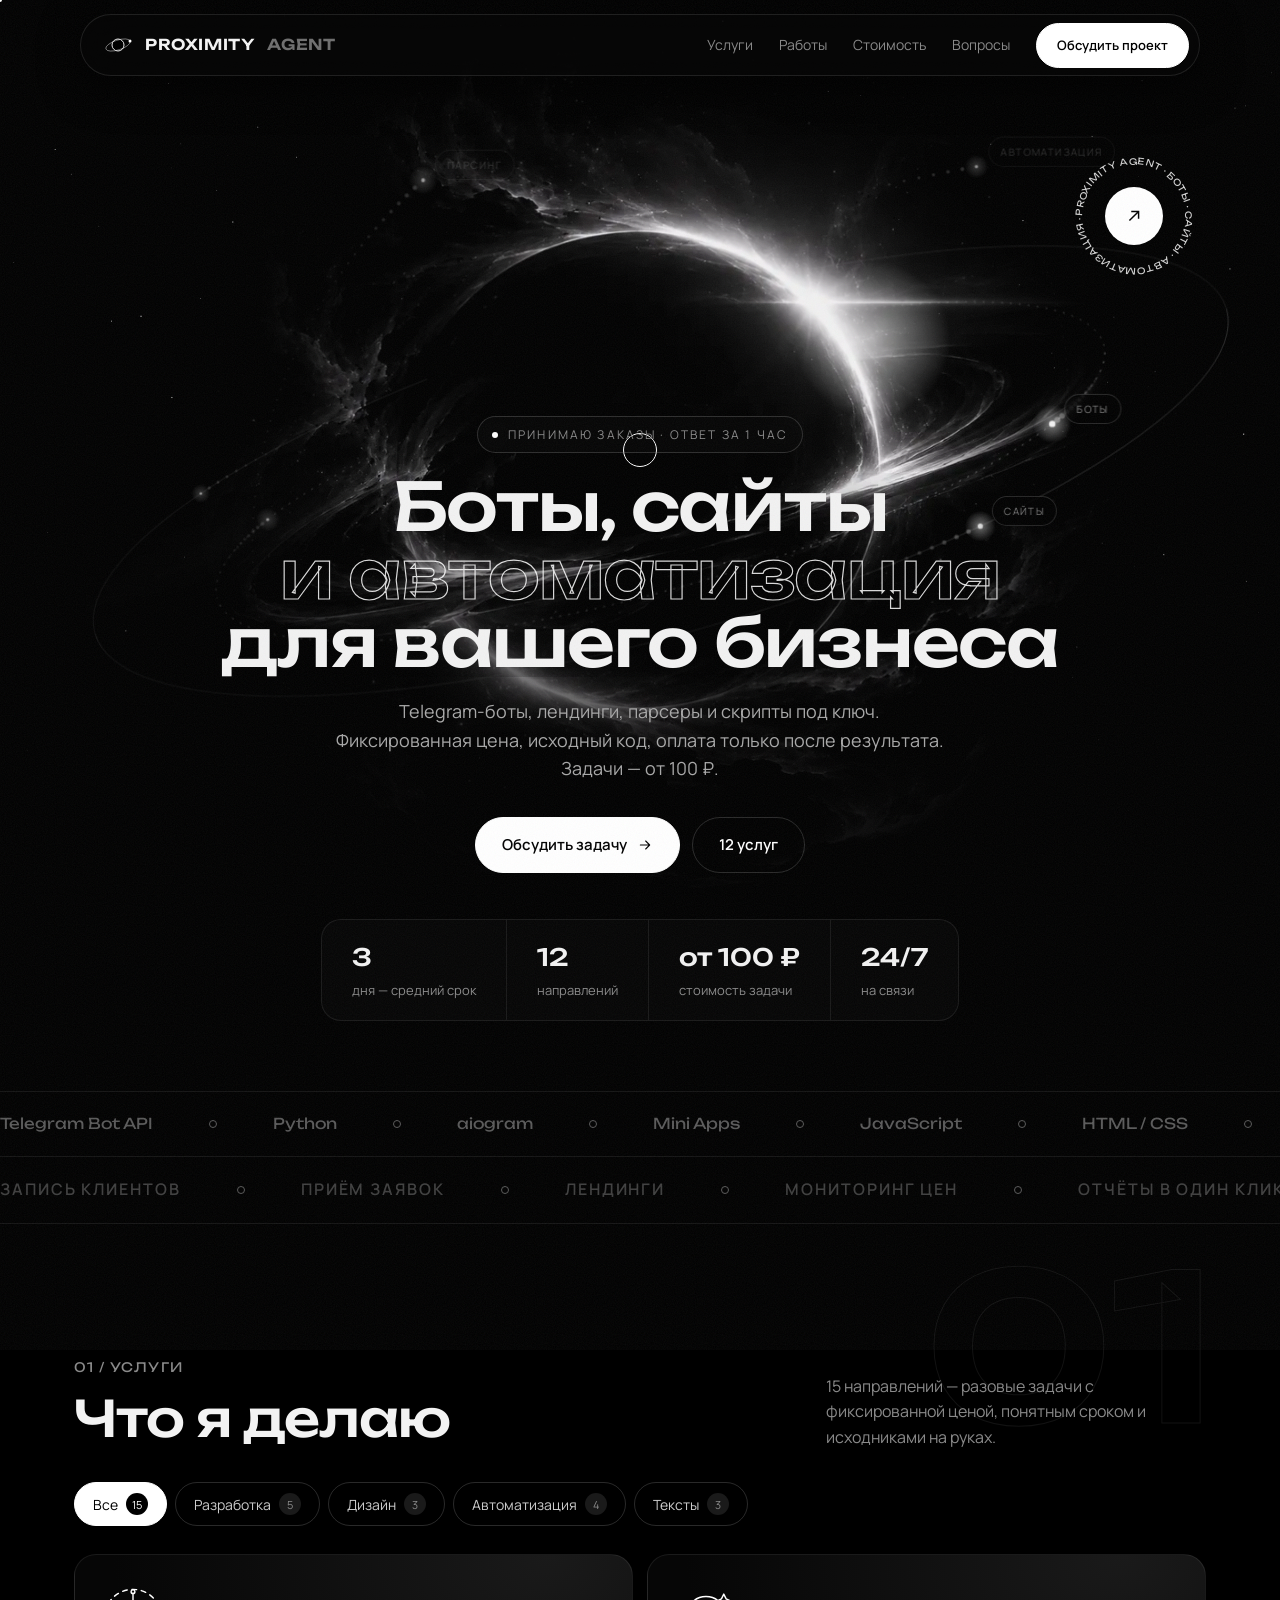
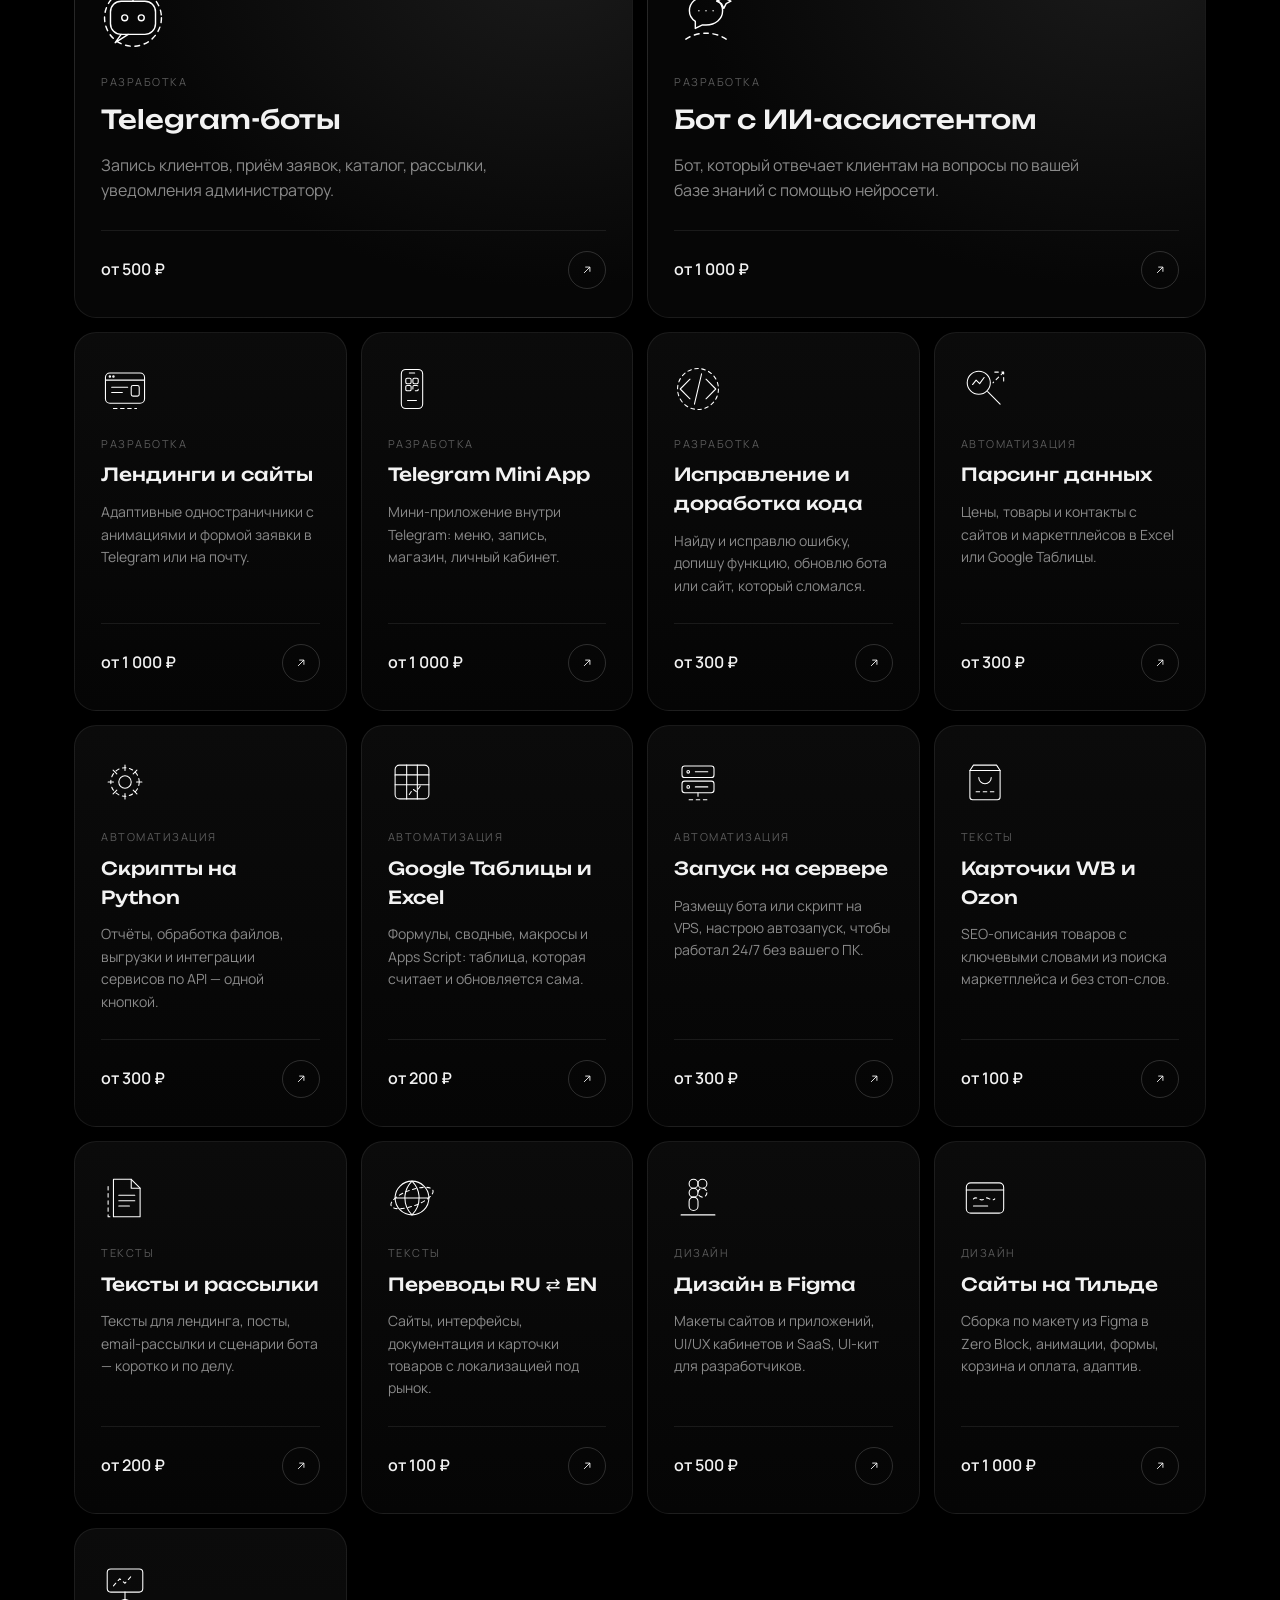
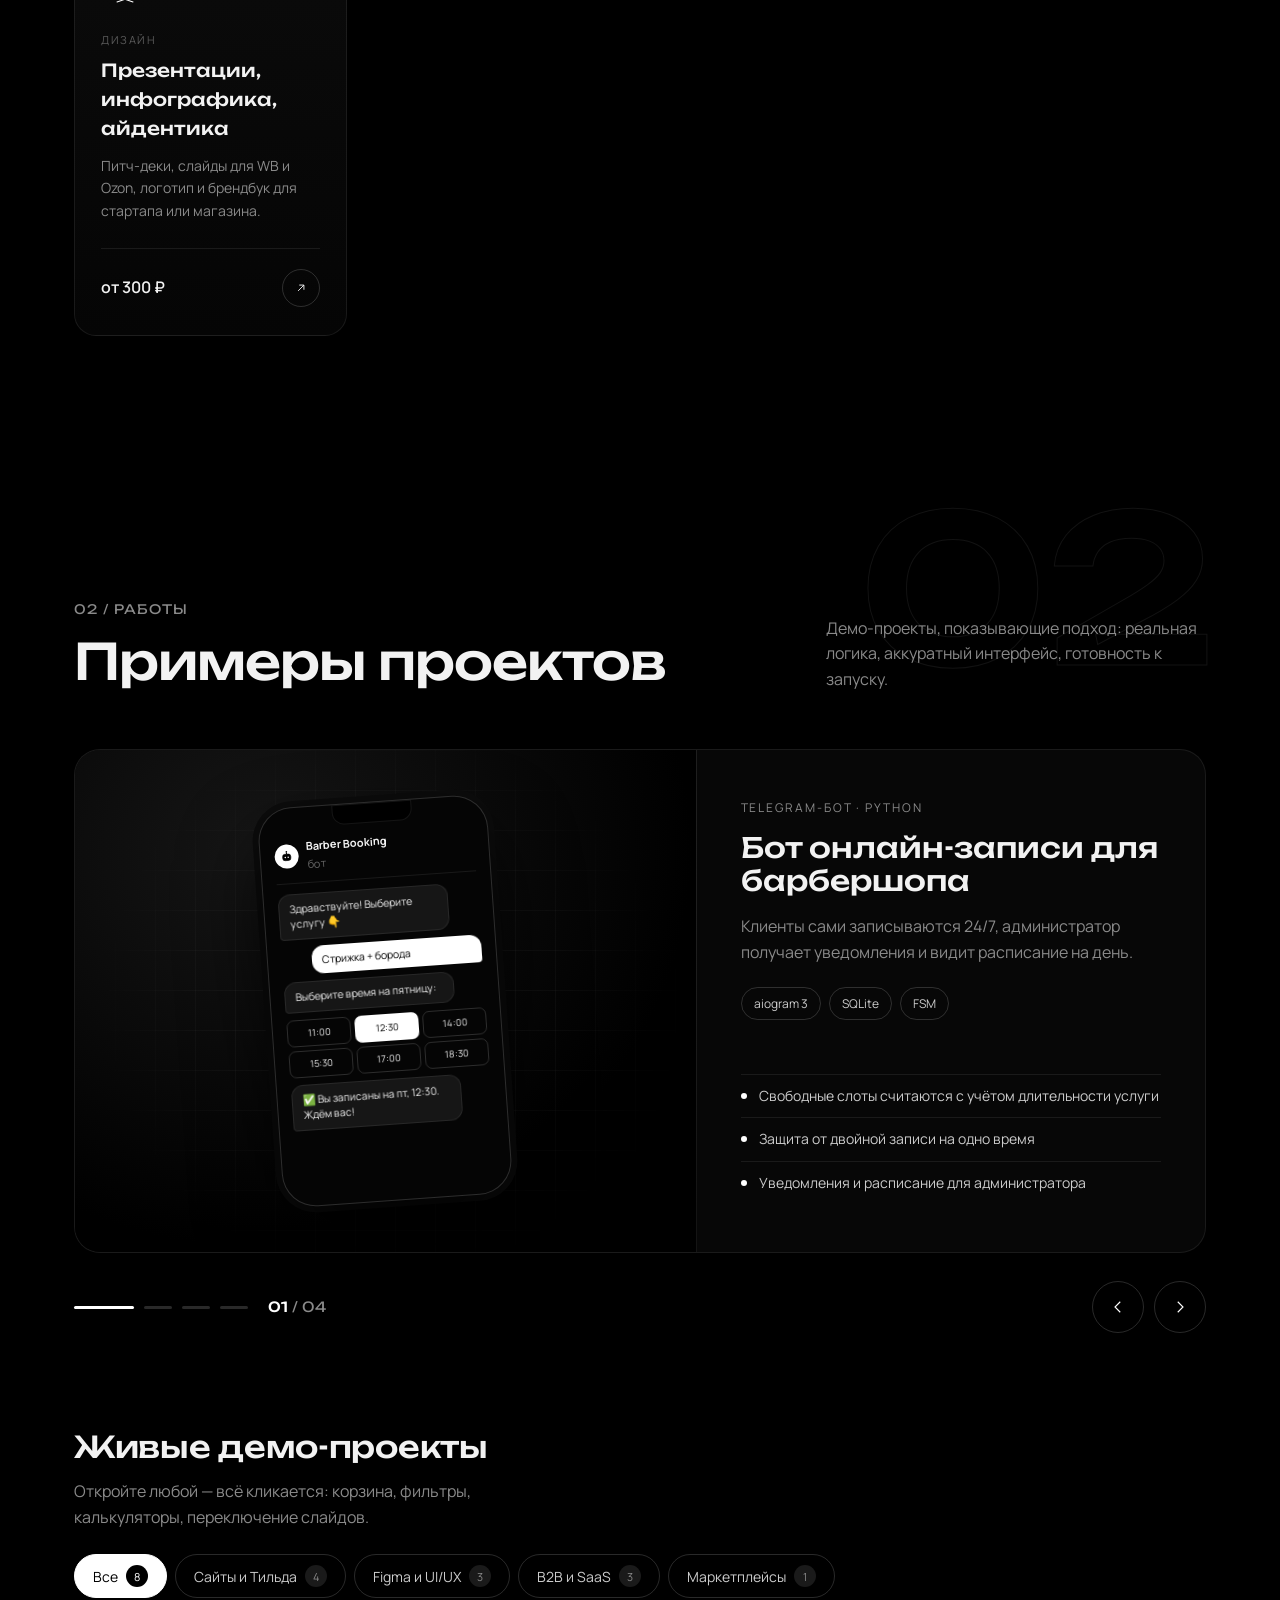
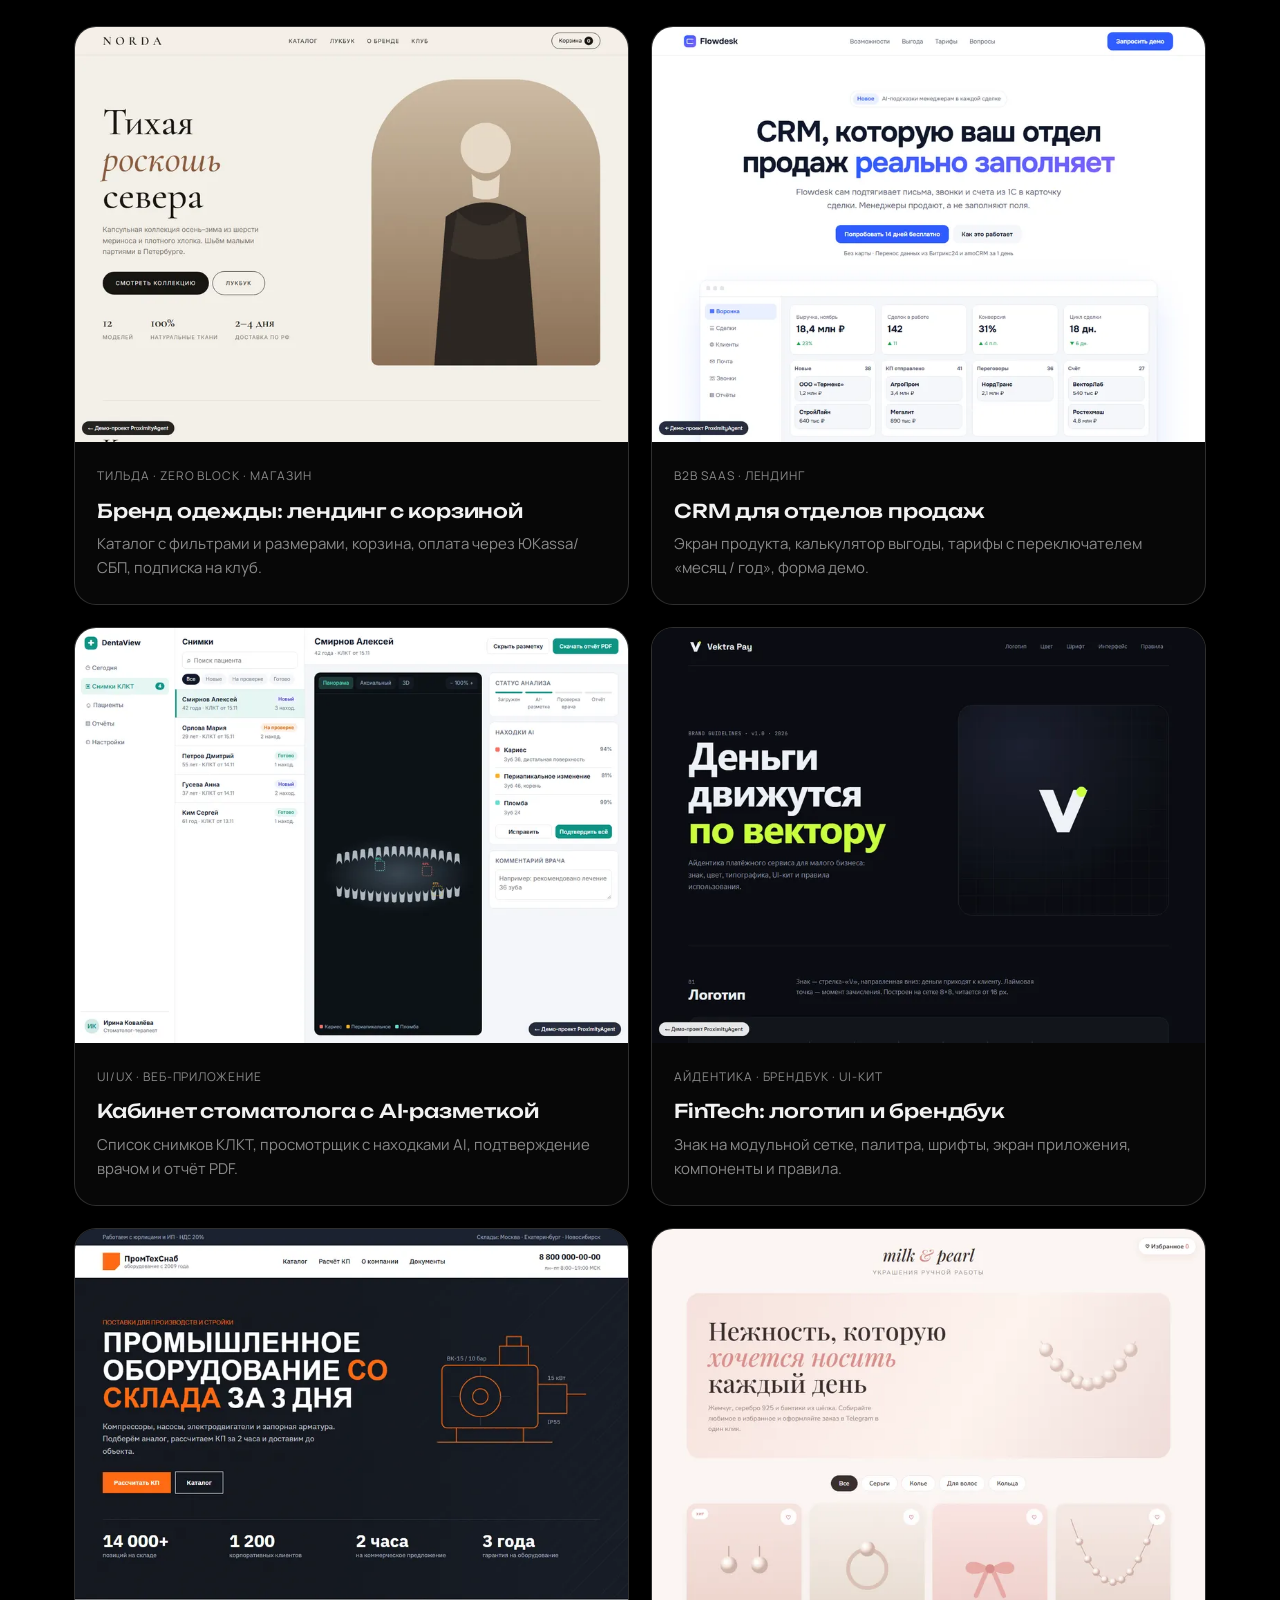
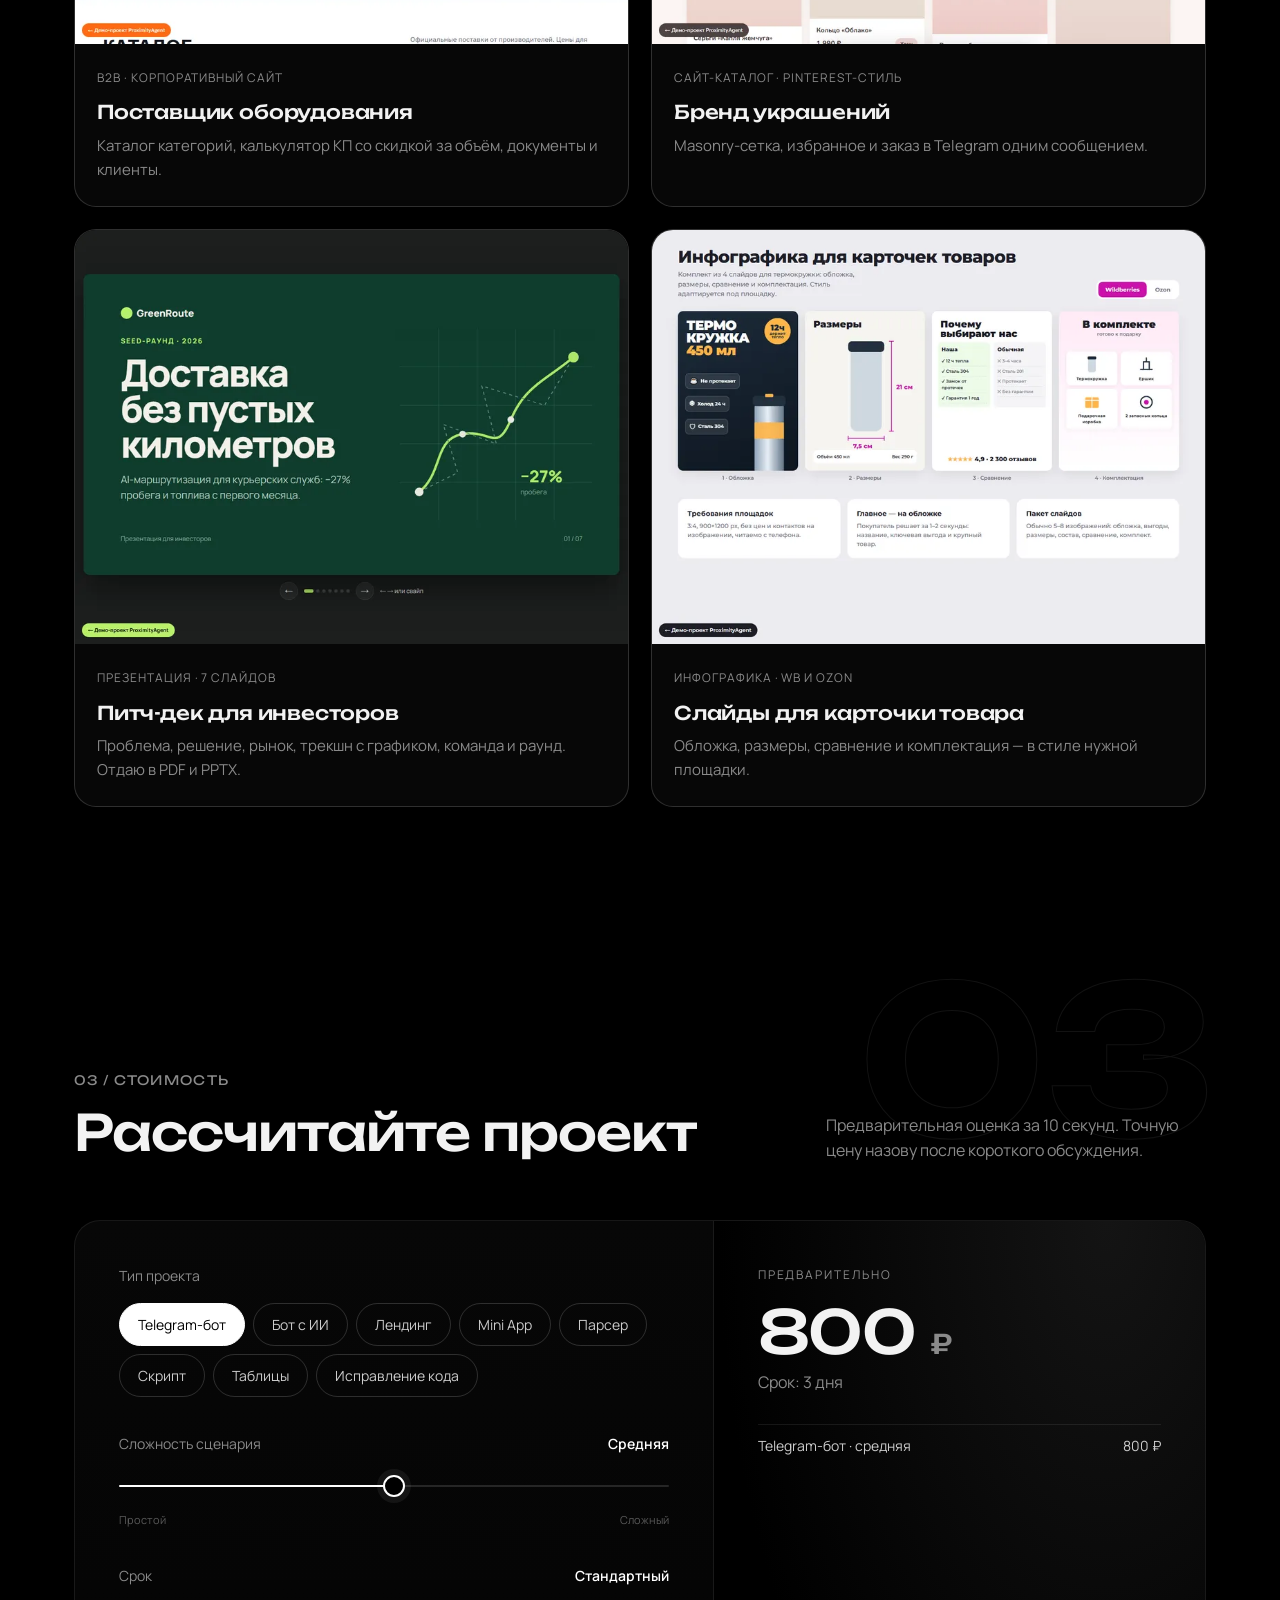
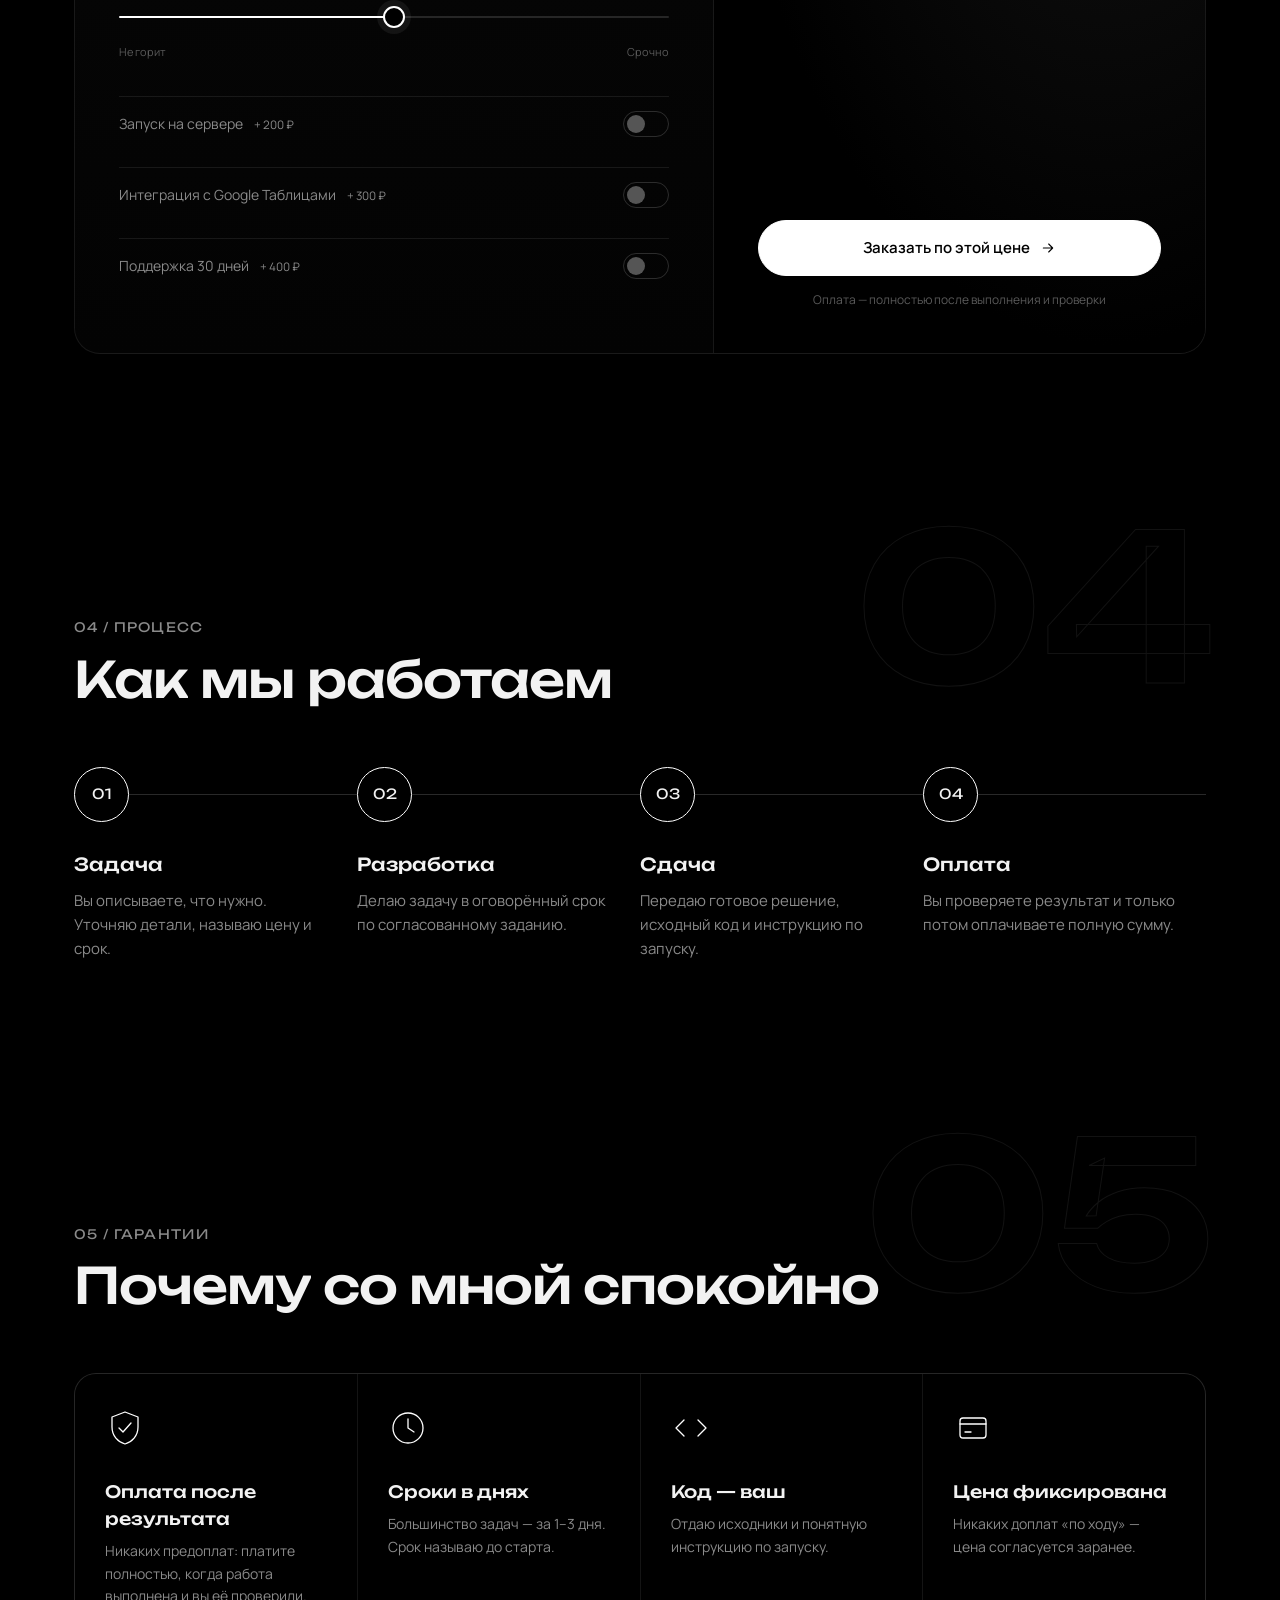
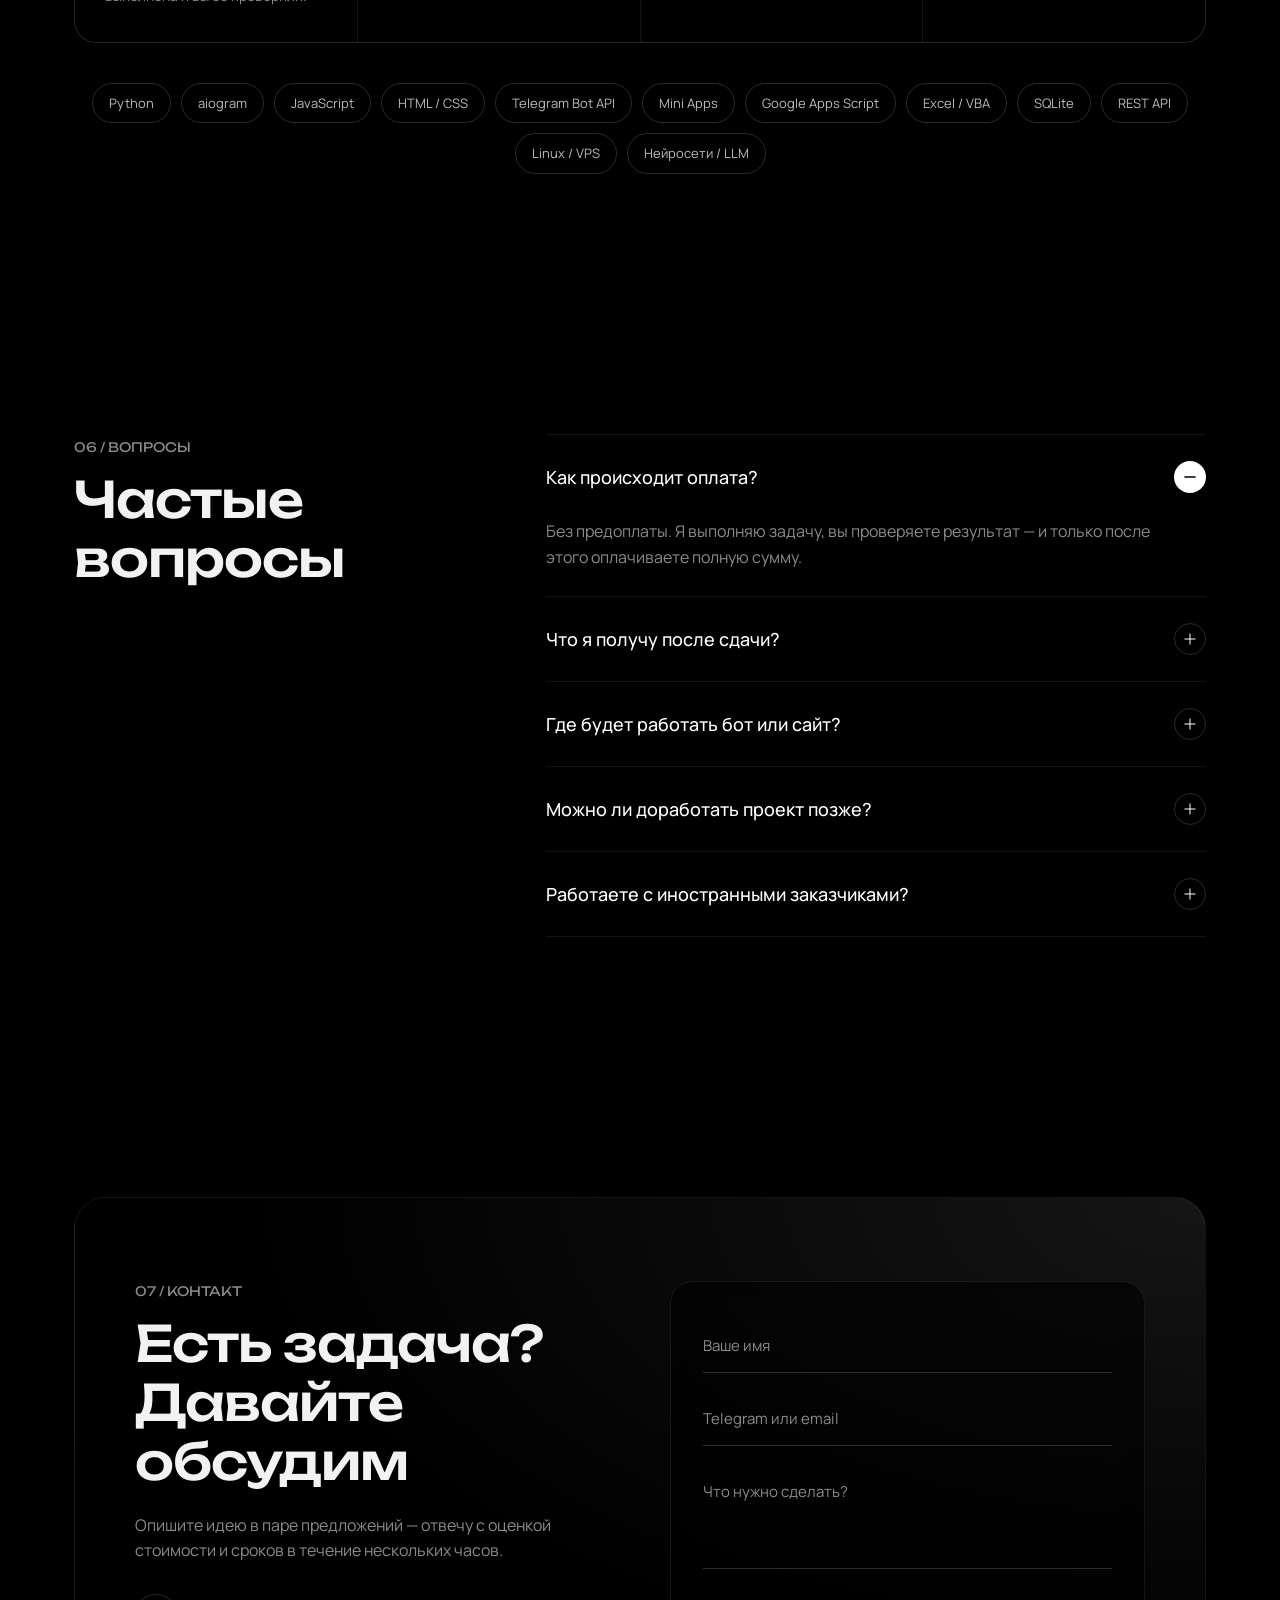
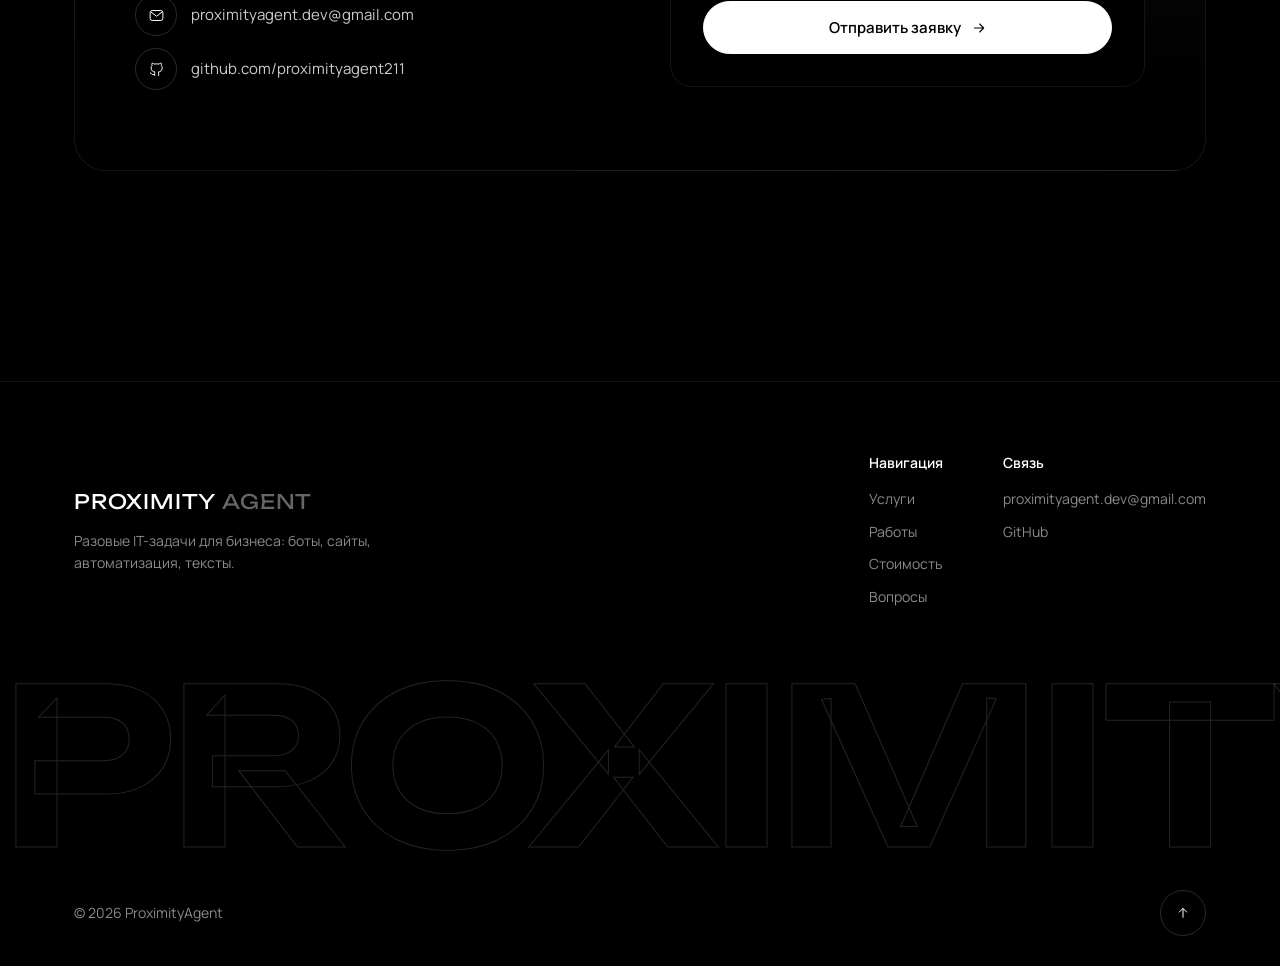
<file: index.html>
<!doctype html>
<html lang="ru">
<head>
<meta charset="utf-8">
<meta name="viewport" content="width=device-width, initial-scale=1">
<title>ProximityAgent — Telegram-боты, сайты и автоматизация</title>
<meta name="description" content="Telegram-боты, сайты на Тильде и с нуля, дизайн в Figma, UI/UX для SaaS и B2B, инфографика для WB и Ozon, парсинг и автоматизация. Оплата после проверки результата.">
<meta name="theme-color" content="#000000">
<meta property="og:title" content="ProximityAgent — боты, сайты, автоматизация">
<meta property="og:description" content="Боты, сайты, Тильда, Figma, B2B и SaaS, инфографика — разовые задачи под ключ.">
<meta property="og:image" content="assets/og.jpg">
<link rel="icon" type="image/png" href="assets/favicon.png">
<link rel="apple-touch-icon" href="assets/apple-touch-icon.png">
<link rel="preconnect" href="https://fonts.googleapis.com">
<link rel="preconnect" href="https://fonts.gstatic.com" crossorigin>
<link href="https://fonts.googleapis.com/css2?family=Manrope:wght@400;500;600;700&family=Unbounded:wght@400;500;600&display=swap" rel="stylesheet">
<link rel="preload" as="image" href="assets/planet.webp" type="image/webp">
<link rel="stylesheet" href="style.css?v=9">
<link rel="stylesheet" href="style-v7.css?v=9">
<script type="application/ld+json">{"@context":"https://schema.org","@type":"ProfessionalService","name":"ProximityAgent","url":"https://proximityagent211.github.io/","email":"proximityagent.dev@gmail.com","description":"Telegram-боты, сайты на Тильде, дизайн в Figma, UI/UX, презентации, инфографика для маркетплейсов, парсинг и автоматизация на Python. Разовые задачи от 100 ₽.","areaServed":"RU","priceRange":"100–1000+ ₽"}</script>
</head>
<body>
<div id="loader"><div class="ld"><i></i><i></i><b></b></div></div>
<div id="prog"></div><div class="grain" aria-hidden="true"></div>
<div class="cur"></div><div class="cur-dot"></div>
<canvas id="stars"></canvas>

<!-- icon sprite (all icons drawn by hand) -->
<svg width="0" height="0" style="position:absolute" aria-hidden="true">
  <defs>
    <symbol id="i-arrow" viewBox="0 0 24 24"><path d="M5 12h14M13 6l6 6-6 6" fill="none" stroke="currentColor" stroke-width="1.6" stroke-linecap="round" stroke-linejoin="round"/></symbol>
    <symbol id="i-up" viewBox="0 0 24 24"><path d="M12 19V5M6 11l6-6 6 6"/></symbol>
    <symbol id="i-l" viewBox="0 0 24 24"><path d="M15 5l-7 7 7 7"/></symbol>
    <symbol id="i-r" viewBox="0 0 24 24"><path d="M9 5l7 7-7 7"/></symbol>
    <symbol id="i-ne" viewBox="0 0 24 24"><path d="M7 17L17 7M9 7h8v8"/></symbol>
    <symbol id="i-tg" viewBox="0 0 24 24"><path d="M21 4L3 11l6 2 2 6 3-4 5 4 2-15z"/><path d="M9 13l9-6-7 8"/></symbol>
    <symbol id="i-mail" viewBox="0 0 24 24"><rect x="3" y="5" width="18" height="14" rx="3"/><path d="M4 7l8 6 8-6"/></symbol>
    <symbol id="i-gh" viewBox="0 0 24 24"><path d="M9 19c-4 1.3-4-2-6-2.5M15 21v-3.5c0-1 .1-1.4-.5-2 2.8-.3 5.5-1.4 5.5-6a4.6 4.6 0 00-1.3-3.2 4.2 4.2 0 00-.1-3.2s-1-.3-3.4 1.3a11.6 11.6 0 00-6 0C6.8 2.8 5.8 3.1 5.8 3.1a4.2 4.2 0 00-.1 3.2A4.6 4.6 0 004.4 9.5c0 4.6 2.7 5.7 5.5 6-.6.6-.6 1.2-.5 2V21"/></symbol>
    <symbol id="i-k" viewBox="0 0 24 24"><rect x="3" y="3" width="18" height="18" rx="5"/><path d="M9 7v10M15 7l-6 5 6 5"/></symbol>
    <symbol id="i-bot" viewBox="0 0 24 24"><rect x="5" y="8" width="14" height="11" rx="4" fill="#000" stroke="#000"/><circle cx="9.5" cy="13.5" r="1.3" fill="#fff"/><circle cx="14.5" cy="13.5" r="1.3" fill="#fff"/><path d="M12 8V5" stroke="#000" stroke-width="1.6"/><circle cx="12" cy="4" r="1.4" fill="#000"/></symbol>
  </defs>
</svg>

<header id="hdr">
  <div class="wrap">
    <a href="#top" class="logo" aria-label="ProximityAgent">
      <svg viewBox="0 0 40 40"><circle cx="20" cy="20" r="8" fill="#000" stroke="#fff" stroke-width="1.2"/><g class="lo-ring"><ellipse cx="20" cy="20" rx="17" ry="6.5" fill="none" stroke="#fff" stroke-opacity=".55" stroke-width="1" transform="rotate(-18 20 20)"/><circle cx="36" cy="14.6" r="2" fill="#fff"/></g></svg>
      PROXIMITY<span style="opacity:.45">AGENT</span>
    </a>
    <nav id="nav">
      <a href="#services">Услуги</a>
      <a href="#works">Работы</a>
      <a href="#calc">Стоимость</a>
      <a href="#faq">Вопросы</a>
      <a href="#contact" class="btn sm">Обсудить проект</a>
    </nav>
    <button class="burger" id="burger" aria-label="Меню"><span></span><span></span></button>
  </div>
</header>

<main id="top">
  <section class="hero v7" id="hero">
    <div class="rays" aria-hidden="true"></div>
    <div class="orbit-wrap" id="orbitWrap">
      <picture>
        <source srcset="assets/planet.webp" type="image/webp">
        <img class="planet" src="assets/planet.jpg" alt="" width="1100" height="1100">
      </picture>
      <canvas id="orbit"></canvas>
    </div>
    <a href="#contact" class="ring-badge" aria-label="Обсудить задачу">
      <svg viewBox="0 0 200 200"><defs><path id="circ" d="M100,100 m-78,0 a78,78 0 1,1 156,0 a78,78 0 1,1 -156,0"/></defs>
        <text><textPath href="#circ" textLength="488">PROXIMITY AGENT · БОТЫ · САЙТЫ · АВТОМАТИЗАЦИЯ · </textPath></text></svg>
      <span><svg><use href="#i-ne"/></svg></span>
    </a>
    <div class="hero-copy wrap">
      <span class="tag"><i></i>Принимаю заказы · ответ за 1 час</span>
      <h1>
        <span class="line"><span>Боты, сайты</span></span>
        <span class="line"><span class="o">и автоматизация</span></span>
        <span class="line"><span>для вашего бизнеса</span></span>
      </h1>
      <p class="lead">Telegram-боты, лендинги, парсеры и скрипты под ключ. Фиксированная цена, исходный код, оплата только после результата. Задачи — от 100 ₽.</p>
      <div class="acts">
        <a href="#contact" class="btn mag">Обсудить задачу <svg><use href="#i-arrow"/></svg></a>
        <a href="#services" class="btn ghost mag">12 услуг</a>
      </div>
      <div class="stats">
        <div><b data-count="3">0</b><span>дня — средний срок</span></div>
        <div><b data-count="12">0</b><span>направлений</span></div>
        <div><b>от 100 ₽</b><span>стоимость задачи</span></div>
        <div><b>24/7</b><span>на связи</span></div>
      </div>
    </div>
    <div class="scroll-hint"></div>
  </section>

  <div class="marquee" aria-hidden="true">
    <div class="track" id="mq"><span>Telegram Bot API</span><span>Python</span><span>aiogram</span><span>Mini Apps</span><span>JavaScript</span><span>HTML / CSS</span><span>Google Sheets API</span><span>Парсинг</span><span>SQLite</span><span>Нейросети</span><span>REST API</span><span>Excel</span><span>Telegram Bot API</span><span>Python</span><span>aiogram</span><span>Mini Apps</span><span>JavaScript</span><span>HTML / CSS</span><span>Google Sheets API</span><span>Парсинг</span><span>SQLite</span><span>Нейросети</span><span>REST API</span><span>Excel</span></div>
    <div class="track rev"><span>Запись клиентов</span><span>Приём заявок</span><span>Лендинги</span><span>Мониторинг цен</span><span>Отчёты в один клик</span><span>Карточки WB / Ozon</span><span>Переводы RU ⇄ EN</span><span>ИИ-ассистенты</span><span>Запись клиентов</span><span>Приём заявок</span><span>Лендинги</span><span>Мониторинг цен</span><span>Отчёты в один клик</span><span>Карточки WB / Ozon</span><span>Переводы RU ⇄ EN</span><span>ИИ-ассистенты</span></div>
  </div>

  <!-- SERVICES -->
  <section id="services"><div class="wrap">
    <div class="sh rv">
      <div><span class="num">01 / УСЛУГИ</span><h2>Что я делаю</h2></div>
      <p>15 направлений — разовые задачи с фиксированной ценой, понятным сроком и исходниками на руках.</p>
    </div>
    <div class="svc-tabs rv" id="svcTabs" role="tablist">
      <button class="on" data-f="all">Все <i>15</i></button>
      <button data-f="dev">Разработка <i>5</i></button>
      <button data-f="design">Дизайн <i>3</i></button>
      <button data-f="auto">Автоматизация <i>4</i></button>
      <button data-f="text">Тексты <i>3</i></button>
    </div>
    <div class="svc" id="svcGrid">
      <a href="#contact" class="s-card big rv" data-cat="dev" data-svc="Telegram-бот">
        <div class="s-ico"><svg viewBox="0 0 54 54"><rect x="8" y="12" width="38" height="28" rx="9"/><path d="M17 40l-5 7 11-7"/><circle cx="20" cy="26" r="2.5"/><circle cx="34" cy="26" r="2.5"/><path d="M27 12V5"/><circle cx="27" cy="4" r="1.6"/><circle class="an" cx="27" cy="26" r="24"/></svg></div>
        <span class="s-tag">Разработка</span><h3>Telegram-боты</h3>
        <p>Запись клиентов, приём заявок, каталог, рассылки, уведомления администратору.</p>
        <div class="s-foot"><b>от 500 ₽</b><span class="arr"><svg><use href="#i-ne"/></svg></span></div>
      </a>
      <a href="#contact" class="s-card big rv d1" data-cat="dev" data-svc="Бот с ИИ">
        <div class="s-ico"><svg viewBox="0 0 54 54"><path d="M27 8c-8 0-14 5-14 12 0 4 2 7 5 9v6l6-3h3c8 0 14-5 14-12S35 8 27 8z"/><path d="M21 20h.01M27 20h.01M33 20h.01"/><path class="an" d="M10 44c6-4 12-5 17-5s11 1 17 5"/><path d="M42 6l2 4 4 2-4 2-2 4-2-4-4-2 4-2z"/></svg></div>
        <span class="s-tag">Разработка</span><h3>Бот с ИИ-ассистентом</h3>
        <p>Бот, который отвечает клиентам на вопросы по вашей базе знаний с помощью нейросети.</p>
        <div class="s-foot"><b>от 1 000 ₽</b><span class="arr"><svg><use href="#i-ne"/></svg></span></div>
      </a>
      <a href="#contact" class="s-card rv d2" data-cat="dev" data-svc="Лендинг">
        <div class="s-ico"><svg viewBox="0 0 54 54"><rect x="5" y="9" width="44" height="34" rx="5"/><path d="M5 17h44"/><circle cx="10" cy="13" r=".8"/><circle cx="14" cy="13" r=".8"/><path d="M12 25h18M12 31h12"/><rect x="34" y="23" width="9" height="12" rx="2"/><path class="an" d="M14 49h26"/></svg></div>
        <span class="s-tag">Разработка</span><h3>Лендинги и сайты</h3>
        <p>Адаптивные одностраничники с анимациями и формой заявки в Telegram или на почту.</p>
        <div class="s-foot"><b>от 1 000 ₽</b><span class="arr"><svg><use href="#i-ne"/></svg></span></div>
      </a>
      <a href="#contact" class="s-card rv" data-cat="dev" data-svc="Mini App">
        <div class="s-ico"><svg viewBox="0 0 54 54"><rect x="15" y="5" width="24" height="44" rx="5"/><path d="M24 9h6"/><rect x="20" y="15" width="6" height="6" rx="1.5"/><rect x="28" y="15" width="6" height="6" rx="1.5"/><rect x="20" y="23" width="6" height="6" rx="1.5"/><rect class="an" x="28" y="23" width="6" height="6" rx="1.5"/><path d="M22 40h10"/></svg></div>
        <span class="s-tag">Разработка</span><h3>Telegram Mini App</h3>
        <p>Мини-приложение внутри Telegram: меню, запись, магазин, личный кабинет.</p>
        <div class="s-foot"><b>от 1 000 ₽</b><span class="arr"><svg><use href="#i-ne"/></svg></span></div>
      </a>
      <a href="#contact" class="s-card rv d1" data-cat="dev" data-svc="Исправление кода">
        <div class="s-ico"><svg viewBox="0 0 54 54"><path d="M18 16l-11 11 11 11M36 16l11 11-11 11"/><path d="M31 10l-8 34"/><circle class="an" cx="27" cy="27" r="23"/></svg></div>
        <span class="s-tag">Разработка</span><h3>Исправление и доработка кода</h3>
        <p>Найду и исправлю ошибку, допишу функцию, обновлю бота или сайт, который сломался.</p>
        <div class="s-foot"><b>от 300 ₽</b><span class="arr"><svg><use href="#i-ne"/></svg></span></div>
      </a>
      <a href="#contact" class="s-card rv d2" data-cat="auto" data-svc="Парсинг">
        <div class="s-ico"><svg viewBox="0 0 54 54"><circle cx="20" cy="20" r="13"/><path d="M30 30l14 14"/><path d="M13 22l4-5 4 4 5-7"/><path class="an" d="M38 8h10v10M48 8L36 20"/></svg></div>
        <span class="s-tag">Автоматизация</span><h3>Парсинг данных</h3>
        <p>Цены, товары и контакты с сайтов и маркетплейсов в Excel или Google Таблицы.</p>
        <div class="s-foot"><b>от 300 ₽</b><span class="arr"><svg><use href="#i-ne"/></svg></span></div>
      </a>
      <a href="#contact" class="s-card rv" data-cat="auto" data-svc="Скрипт автоматизации">
        <div class="s-ico"><svg viewBox="0 0 54 54"><circle cx="27" cy="27" r="7"/><path d="M27 8v6M27 40v6M8 27h6M40 27h6M13.6 13.6l4.2 4.2M36.2 36.2l4.2 4.2M13.6 40.4l4.2-4.2M36.2 17.8l4.2-4.2"/><circle class="an" cx="27" cy="27" r="16"/></svg></div>
        <span class="s-tag">Автоматизация</span><h3>Скрипты на Python</h3>
        <p>Отчёты, обработка файлов, выгрузки и интеграции сервисов по API — одной кнопкой.</p>
        <div class="s-foot"><b>от 300 ₽</b><span class="arr"><svg><use href="#i-ne"/></svg></span></div>
      </a>
      <a href="#contact" class="s-card rv d1" data-cat="auto" data-svc="Google Таблицы и Excel">
        <div class="s-ico"><svg viewBox="0 0 54 54"><rect x="8" y="8" width="38" height="38" rx="5"/><path d="M8 19h38M8 30h38M21 8v38M33 8v38"/><path class="an" d="M24 41l4-6 4 3 6-9"/></svg></div>
        <span class="s-tag">Автоматизация</span><h3>Google Таблицы и Excel</h3>
        <p>Формулы, сводные, макросы и Apps Script: таблица, которая считает и обновляется сама.</p>
        <div class="s-foot"><b>от 200 ₽</b><span class="arr"><svg><use href="#i-ne"/></svg></span></div>
      </a>
      <a href="#contact" class="s-card rv d2" data-cat="auto" data-svc="Запуск на сервере">
        <div class="s-ico"><svg viewBox="0 0 54 54"><rect x="9" y="9" width="36" height="13" rx="3"/><rect x="9" y="26" width="36" height="13" rx="3"/><circle cx="16" cy="15.5" r="1.5"/><circle cx="16" cy="32.5" r="1.5"/><path d="M24 15.5h14M24 32.5h14"/><path class="an" d="M27 39v8M17 47h20"/></svg></div>
        <span class="s-tag">Автоматизация</span><h3>Запуск на сервере</h3>
        <p>Размещу бота или скрипт на VPS, настрою автозапуск, чтобы работал 24/7 без вашего ПК.</p>
        <div class="s-foot"><b>от 300 ₽</b><span class="arr"><svg><use href="#i-ne"/></svg></span></div>
      </a>
      <a href="#contact" class="s-card rv" data-cat="text" data-svc="Карточки WB/Ozon">
        <div class="s-ico"><svg viewBox="0 0 54 54"><path d="M10 14l4-6h26l4 6v30a3 3 0 01-3 3H13a3 3 0 01-3-3z"/><path d="M10 14h34"/><path d="M20 22a7 7 0 0014 0"/><path class="an" d="M17 38h20"/></svg></div>
        <span class="s-tag">Тексты</span><h3>Карточки WB и Ozon</h3>
        <p>SEO-описания товаров с ключевыми словами из поиска маркетплейса и без стоп-слов.</p>
        <div class="s-foot"><b>от 100 ₽</b><span class="arr"><svg><use href="#i-ne"/></svg></span></div>
      </a>
      <a href="#contact" class="s-card rv d1" data-cat="text" data-svc="Тексты для сайта">
        <div class="s-ico"><svg viewBox="0 0 54 54"><path d="M14 6h20l10 10v32H14z"/><path d="M34 6v10h10"/><path d="M20 24h18M20 30h18M20 36h12"/><path class="an" d="M8 14v34h6"/></svg></div>
        <span class="s-tag">Тексты</span><h3>Тексты и рассылки</h3>
        <p>Тексты для лендинга, посты, email-рассылки и сценарии бота — коротко и по делу.</p>
        <div class="s-foot"><b>от 200 ₽</b><span class="arr"><svg><use href="#i-ne"/></svg></span></div>
      </a>
      <a href="#contact" class="s-card rv d2" data-cat="text" data-svc="Перевод">
        <div class="s-ico"><svg viewBox="0 0 54 54"><circle cx="27" cy="27" r="19"/><path d="M8 27h38M27 8c-6 6-8 12-8 19s2 13 8 19M27 8c6 6 8 12 8 19s-2 13-8 19"/><ellipse class="an" cx="27" cy="27" rx="25" ry="9" transform="rotate(-20 27 27)"/></svg></div>
        <span class="s-tag">Тексты</span><h3>Переводы RU ⇄ EN</h3>
        <p>Сайты, интерфейсы, документация и карточки товаров с локализацией под рынок.</p>
        <div class="s-foot"><b>от 100 ₽</b><span class="arr"><svg><use href="#i-ne"/></svg></span></div>
      </a>
      <a href="#contact" class="s-card rv" data-cat="design" data-svc="Дизайн в Figma">
        <div class="s-ico"><svg viewBox="0 0 54 54"><rect x="17" y="6" width="10" height="10" rx="5"/><rect x="27" y="6" width="10" height="10" rx="5"/><rect x="17" y="16" width="10" height="10" rx="5"/><circle class="an" cx="32" cy="21" r="5"/><path d="M17 31a5 5 0 0110 0v5a5 5 0 01-10 0z"/><path d="M8 46h38"/></svg></div>
        <span class="s-tag">Дизайн</span><h3>Дизайн в Figma</h3>
        <p>Макеты сайтов и приложений, UI/UX кабинетов и SaaS, UI-кит для разработчиков.</p>
        <div class="s-foot"><b>от 500 ₽</b><span class="arr"><svg><use href="#i-ne"/></svg></span></div>
      </a>
      <a href="#contact" class="s-card rv d1" data-cat="design" data-svc="Сайт на Тильде">
        <div class="s-ico"><svg viewBox="0 0 54 54"><rect x="6" y="10" width="42" height="34" rx="5"/><path d="M6 18h42"/><path class="an" d="M14 28c4-4 8 4 12 0s8 4 12 0"/><path d="M14 36h16"/></svg></div>
        <span class="s-tag">Дизайн</span><h3>Сайты на Тильде</h3>
        <p>Сборка по макету из Figma в Zero Block, анимации, формы, корзина и оплата, адаптив.</p>
        <div class="s-foot"><b>от 1 000 ₽</b><span class="arr"><svg><use href="#i-ne"/></svg></span></div>
      </a>
      <a href="#contact" class="s-card rv d2" data-cat="design" data-svc="Презентация / инфографика / айдентика">
        <div class="s-ico"><svg viewBox="0 0 54 54"><rect x="7" y="9" width="40" height="26" rx="4"/><path d="M27 35v8M18 46l9-3 9 3"/><path class="an" d="M14 28l7-8 6 5 9-10"/></svg></div>
        <span class="s-tag">Дизайн</span><h3>Презентации, инфографика, айдентика</h3>
        <p>Питч-деки, слайды для WB и Ozon, логотип и брендбук для стартапа или магазина.</p>
        <div class="s-foot"><b>от 300 ₽</b><span class="arr"><svg><use href="#i-ne"/></svg></span></div>
      </a>
    </div>
  </div></section>

  <!-- WORKS -->
  <section id="works"><div class="wrap">
    <div class="sh rv">
      <div><span class="num">02 / РАБОТЫ</span><h2>Примеры проектов</h2></div>
      <p>Демо-проекты, показывающие подход: реальная логика, аккуратный интерфейс, готовность к запуску.</p>
    </div>
    <div class="slider rv">
      <div class="viewport" id="vp"><div class="slides" id="slides">

        <article class="slide">
          <div class="mock"><div class="phone">
            <div class="notch"></div>
            <div class="top"><span class="av"><svg><use href="#i-bot"/></svg></span><div><b>Barber Booking</b><br><span style="color:#666">бот</span></div></div>
            <div class="msg b" style="animation-delay:.2s">Здравствуйте! Выберите услугу 👇</div>
            <div class="msg u" style="animation-delay:.6s">Стрижка + борода</div>
            <div class="msg b" style="animation-delay:1s">Выберите время на пятницу:</div>
            <div class="kb" style="animation-delay:1.3s"><span>11:00</span><span class="on">12:30</span><span>14:00</span><span>15:30</span><span>17:00</span><span>18:30</span></div>
            <div class="msg b" style="animation-delay:1.8s">✅ Вы записаны на пт, 12:30.<br>Ждём вас!</div>
          </div></div>
          <div class="s-info">
            <span class="k">Telegram-бот · Python</span>
            <h3>Бот онлайн-записи для барбершопа</h3>
            <p>Клиенты сами записываются 24/7, администратор получает уведомления и видит расписание на день.</p>
            <div class="chips"><span>aiogram 3</span><span>SQLite</span><span>FSM</span></div>
            <ul><li>Свободные слоты считаются с учётом длительности услуги</li><li>Защита от двойной записи на одно время</li><li>Уведомления и расписание для администратора</li></ul>
          </div>
        </article>

        <article class="slide">
          <div class="mock"><div class="browser">
            <div class="bar"><i></i><i></i><i></i><span>studio-landing.ru</span></div>
            <div class="bw"><div class="h"></div><div class="h2"></div><div class="t"></div><div class="t" style="width:80%"></div><div class="row"><div class="b1"></div><div class="b2"></div></div><div class="cards"><div></div><div></div><div></div></div></div>
          </div></div>
          <div class="s-info">
            <span class="k">Лендинг · HTML / CSS / JS</span>
            <h3>Посадочная страница для студии</h3>
            <p>Одностраничник с анимациями, калькулятором и формой заявки, которая сразу приходит в Telegram.</p>
            <div class="chips"><span>Адаптив</span><span>Анимации</span><span>Telegram API</span></div>
            <ul><li>Загрузка меньше секунды, оптимизированные изображения</li><li>Корректно на любых экранах</li><li>Заявки сразу в мессенджер владельца</li></ul>
          </div>
        </article>

        <article class="slide">
          <div class="mock"><div class="sheet" id="sheet">
            <div class="r hd"><span>#</span><span>Товар</span><span>Цена</span><span>Δ 7д</span></div>
          </div></div>
          <div class="s-info">
            <span class="k">Парсер · Python</span>
            <h3>Мониторинг цен конкурентов</h3>
            <p>Скрипт ежедневно собирает цены конкурентов и складывает их в Google Таблицу с подсветкой изменений.</p>
            <div class="chips"><span>requests</span><span>Google Sheets API</span><span>Расписание</span></div>
            <ul><li>Тысячи позиций за несколько минут</li><li>История изменения цен</li><li>Уведомление в Telegram при скачке цены</li></ul>
          </div>
        </article>

        <article class="slide">
          <div class="mock"><div class="pcard">
            <div class="img"><svg viewBox="0 0 70 70"><path d="M20 22c0-8 7-12 15-12s15 4 15 12"/><rect x="14" y="22" width="42" height="38" rx="6"/><path d="M26 34h18M26 42h12"/></svg></div>
            <div class="pr">2 490 ₽<s>3 990 ₽</s></div>
            <div class="nm">Рюкзак городской водонепроницаемый 25 л</div>
            <div class="tx"><mark>Рюкзак городской</mark> из плотной ткани с <mark>водоотталкивающей пропиткой</mark> подойдёт для учёбы, работы и поездок. Отделение для <mark>ноутбука 15.6</mark>…</div>
            <div class="seo"><span>Ключей: <b>24</b></span><span>Стоп-слов: <b>0</b></span></div>
          </div></div>
          <div class="s-info">
            <span class="k">Копирайтинг · Маркетплейсы</span>
            <h3>SEO-описания для карточек WB</h3>
            <p>Описания, которые поднимают карточку в поиске и отвечают на вопросы покупателя до того, как он их задаст.</p>
            <div class="chips"><span>Wildberries</span><span>Ozon</span><span>SEO</span></div>
            <ul><li>Ключевые слова из реальных поисковых запросов</li><li>Без стоп-слов и нарушений правил площадки</li><li>Структура: выгоды → характеристики → применение</li></ul>
          </div>
        </article>

      </div></div>
      <div class="s-nav">
        <div style="display:flex;align-items:center"><div class="dots" id="dots"></div><span class="counter"><b id="cn">01</b> / 04</span></div>
        <div class="arrows"><button id="prev" aria-label="Назад"><svg><use href="#i-l"/></svg></button><button id="next" aria-label="Вперёд"><svg><use href="#i-r"/></svg></button></div>
      </div>
    </div>

    <div class="cs-head rv" id="cases">
      <div><h3>Живые демо-проекты</h3><p>Откройте любой — всё кликается: корзина, фильтры, калькуляторы, переключение слайдов.</p></div>
      <div class="svc-tabs" id="csTabs">
        <button class="on" data-f="all">Все <i>8</i></button>
        <button data-f="site">Сайты и Тильда <i>4</i></button>
        <button data-f="design">Figma и UI/UX <i>3</i></button>
        <button data-f="b2b">B2B и SaaS <i>3</i></button>
        <button data-f="mp">Маркетплейсы <i>1</i></button>
      </div>
    </div>
    <div class="cs-grid" id="csGrid">
      <a class="cs rv" href="cases/fashion/" data-cat="site design" target="_blank" rel="noopener">
        <div class="cs-img"><img src="assets/cases/fashion.webp" alt="Интернет-магазин бренда одежды NORDA" loading="lazy" width="800" height="600"></div>
        <div class="cs-t"><span>Тильда · Zero Block · магазин</span><h4>Бренд одежды: лендинг с корзиной</h4><p>Каталог с фильтрами и размерами, корзина, оплата через ЮKassa/СБП, подписка на клуб.</p></div>
      </a>
      <a class="cs rv d1" href="cases/saas/" data-cat="site b2b" target="_blank" rel="noopener">
        <div class="cs-img"><img src="assets/cases/saas.webp" alt="Лендинг B2B SaaS Flowdesk" loading="lazy" width="800" height="600"></div>
        <div class="cs-t"><span>B2B SaaS · лендинг</span><h4>CRM для отделов продаж</h4><p>Экран продукта, калькулятор выгоды, тарифы с переключателем «месяц / год», форма демо.</p></div>
      </a>
      <a class="cs rv d2" href="cases/dental-ui/" data-cat="design b2b" target="_blank" rel="noopener">
        <div class="cs-img"><img src="assets/cases/dental-ui.webp" alt="UI кабинета врача DentaView" loading="lazy" width="800" height="600"></div>
        <div class="cs-t"><span>UI/UX · веб-приложение</span><h4>Кабинет стоматолога с AI-разметкой</h4><p>Список снимков КЛКТ, просмотрщик с находками AI, подтверждение врачом и отчёт PDF.</p></div>
      </a>
      <a class="cs rv" href="cases/fintech-brand/" data-cat="design" target="_blank" rel="noopener">
        <div class="cs-img"><img src="assets/cases/fintech-brand.webp" alt="Брендбук FinTech Vektra Pay" loading="lazy" width="800" height="600"></div>
        <div class="cs-t"><span>Айдентика · брендбук · UI-кит</span><h4>FinTech: логотип и брендбук</h4><p>Знак на модульной сетке, палитра, шрифты, экран приложения, компоненты и правила.</p></div>
      </a>
      <a class="cs rv d1" href="cases/b2b/" data-cat="site b2b" target="_blank" rel="noopener">
        <div class="cs-img"><img src="assets/cases/b2b.webp" alt="Корпоративный сайт поставщика ПромТехСнаб" loading="lazy" width="800" height="600"></div>
        <div class="cs-t"><span>B2B · корпоративный сайт</span><h4>Поставщик оборудования</h4><p>Каталог категорий, калькулятор КП со скидкой за объём, документы и клиенты.</p></div>
      </a>
      <a class="cs rv d2" href="cases/catalog/" data-cat="site" target="_blank" rel="noopener">
        <div class="cs-img"><img src="assets/cases/catalog.webp" alt="Каталог украшений milk and pearl" loading="lazy" width="800" height="600"></div>
        <div class="cs-t"><span>Сайт-каталог · Pinterest-стиль</span><h4>Бренд украшений</h4><p>Masonry-сетка, избранное и заказ в Telegram одним сообщением.</p></div>
      </a>
      <a class="cs rv" href="cases/pitch/" data-cat="design" target="_blank" rel="noopener">
        <div class="cs-img"><img src="assets/cases/pitch.webp" alt="Питч-презентация GreenRoute" loading="lazy" width="800" height="600"></div>
        <div class="cs-t"><span>Презентация · 7 слайдов</span><h4>Питч-дек для инвесторов</h4><p>Проблема, решение, рынок, трекшн с графиком, команда и раунд. Отдаю в PDF и PPTX.</p></div>
      </a>
      <a class="cs rv d1" href="cases/marketplace/" data-cat="mp" target="_blank" rel="noopener">
        <div class="cs-img"><img src="assets/cases/marketplace.webp" alt="Инфографика для карточек Wildberries и Ozon" loading="lazy" width="800" height="600"></div>
        <div class="cs-t"><span>Инфографика · WB и Ozon</span><h4>Слайды для карточки товара</h4><p>Обложка, размеры, сравнение и комплектация — в стиле нужной площадки.</p></div>
      </a>
    </div>
  </div></section>

  <!-- CALCULATOR -->
  <section id="calc"><div class="wrap">
    <div class="sh rv">
      <div><span class="num">03 / СТОИМОСТЬ</span><h2>Рассчитайте проект</h2></div>
      <p>Предварительная оценка за 10 секунд. Точную цену назову после короткого обсуждения.</p>
    </div>
    <div class="calc rv">
      <div class="c-left">
        <div class="c-group"><label>Тип проекта</label>
          <div class="seg" id="ctype">
            <button data-v="bot" class="on">Telegram-бот</button><button data-v="ai">Бот с ИИ</button><button data-v="land">Лендинг</button><button data-v="app">Mini App</button><button data-v="pars">Парсер</button><button data-v="auto">Скрипт</button><button data-v="sheet">Таблицы</button><button data-v="fix">Исправление кода</button>
          </div>
        </div>
        <div class="c-group">
          <div class="c-lbl"><span id="cxLbl">Сложность сценария</span><b id="cxVal">Средняя</b></div>
          <input type="range" id="cx" min="1" max="5" step="1" value="3">
          <div class="ticks"><span>Простой</span><span>Сложный</span></div>
        </div>
        <div class="c-group">
          <div class="c-lbl"><span>Срок</span><b id="spVal">Стандартный</b></div>
          <input type="range" id="sp" min="1" max="3" step="1" value="2">
          <div class="ticks"><span>Не горит</span><span>Срочно</span></div>
        </div>
        <div class="c-group" style="margin-bottom:0">
          <label class="tog"><span>Запуск на сервере <small>+ 200 ₽</small></span><input type="checkbox" id="o1"><span class="sw"></span></label>
          <label class="tog"><span>Интеграция с Google Таблицами <small>+ 300 ₽</small></span><input type="checkbox" id="o2"><span class="sw"></span></label>
          <label class="tog"><span>Поддержка 30 дней <small>+ 400 ₽</small></span><input type="checkbox" id="o3"><span class="sw"></span></label>
        </div>
      </div>
      <div class="c-right">
        <span class="k">Предварительно</span>
        <div class="total"><span id="tot">0</span> <small>₽</small></div>
        <div class="c-days">Срок: <span id="days">—</span></div>
        <ul class="c-break" id="brk"></ul>
        <a href="#contact" class="btn mag" id="calcGo">Заказать по этой цене <svg><use href="#i-arrow"/></svg></a>
        <div class="c-note">Оплата — полностью после выполнения и проверки</div>
      </div>
    </div>
  </div></section>

  <!-- PROCESS -->
  <section id="process"><div class="wrap">
    <div class="sh rv"><div><span class="num">04 / ПРОЦЕСС</span><h2>Как мы работаем</h2></div></div>
    <div class="proc rv" id="proc"><div class="fill"></div>
      <div class="st-i"><div class="dot">01</div><h3>Задача</h3><p>Вы описываете, что нужно. Уточняю детали, называю цену и срок.</p></div>
      <div class="st-i"><div class="dot">02</div><h3>Разработка</h3><p>Делаю задачу в оговорённый срок по согласованному заданию.</p></div>
      <div class="st-i"><div class="dot">03</div><h3>Сдача</h3><p>Передаю готовое решение, исходный код и инструкцию по запуску.</p></div>
      <div class="st-i"><div class="dot">04</div><h3>Оплата</h3><p>Вы проверяете результат и только потом оплачиваете полную сумму.</p></div>
    </div>
  </div></section>

  <!-- GUARANTEES -->
  <section id="why"><div class="wrap">
    <div class="sh rv"><div><span class="num">05 / ГАРАНТИИ</span><h2>Почему со мной спокойно</h2></div></div>
    <div class="why">
      <div class="w-item rv"><svg viewBox="0 0 40 40"><path d="M20 4l13 5v10c0 9-6 15-13 17C13 34 7 28 7 19V9z"/><path d="M14 20l4 4 8-9"/></svg><h3>Оплата после результата</h3><p>Никаких предоплат: платите полностью, когда работа выполнена и вы её проверили.</p></div>
      <div class="w-item rv d1"><svg viewBox="0 0 40 40"><circle cx="20" cy="20" r="15"/><path d="M20 11v9l6 4"/></svg><h3>Сроки в днях</h3><p>Большинство задач — за 1–3 дня. Срок называю до старта.</p></div>
      <div class="w-item rv d2"><svg viewBox="0 0 40 40"><path d="M13 12l-8 8 8 8M27 12l8 8-8 8"/></svg><h3>Код — ваш</h3><p>Отдаю исходники и понятную инструкцию по запуску.</p></div>
      <div class="w-item rv d1"><svg viewBox="0 0 40 40"><rect x="7" y="10" width="26" height="20" rx="3"/><path d="M7 16h26"/><path d="M12 24h6"/></svg><h3>Цена фиксирована</h3><p>Никаких доплат «по ходу» — цена согласуется заранее.</p></div>
    </div>
    <div class="stack rv">
      <span>Python</span><span>aiogram</span><span>JavaScript</span><span>HTML / CSS</span><span>Telegram Bot API</span><span>Mini Apps</span><span>Google Apps Script</span><span>Excel / VBA</span><span>SQLite</span><span>REST API</span><span>Linux / VPS</span><span>Нейросети / LLM</span>
    </div>
  </div></section>

  <!-- FAQ -->
  <section id="faq"><div class="wrap faq">
    <div class="rv"><span class="num" style="font-family:var(--fh);font-size:13px;color:var(--muted)">06 / ВОПРОСЫ</span><h2>Частые вопросы</h2></div>
    <div class="rv d1" id="qa">
      <div class="qa open"><button>Как происходит оплата?<span class="pm"></span></button><div class="ans"><div><p>Без предоплаты. Я выполняю задачу, вы проверяете результат — и только после этого оплачиваете полную сумму.</p></div></div></div>
      <div class="qa"><button>Что я получу после сдачи?<span class="pm"></span></button><div class="ans"><div><p>Работающее решение, полный исходный код, инструкцию по запуску и 14 дней бесплатных мелких правок.</p></div></div></div>
      <div class="qa"><button>Где будет работать бот или сайт?<span class="pm"></span></button><div class="ans"><div><p>На вашем сервере или хостинге. Если его нет — подскажу недорогой вариант и помогу всё развернуть.</p></div></div></div>
      <div class="qa"><button>Можно ли доработать проект позже?<span class="pm"></span></button><div class="ans"><div><p>Да. Код пишется так, чтобы его было легко расширять, — добавлю новые функции по отдельной договорённости.</p></div></div></div>
      <div class="qa"><button>Работаете с иностранными заказчиками?<span class="pm"></span></button><div class="ans"><div><p>Да, общаюсь на русском и английском. I'm happy to work with you in English.</p></div></div></div>
    </div>
  </div></section>

  <!-- CONTACT -->
  <section id="contact"><div class="wrap">
    <div class="contact rv">
      <canvas id="cOrbit"></canvas>
      <div>
        <span class="num" style="font-family:var(--fh);font-size:13px;color:var(--muted)">07 / КОНТАКТ</span>
        <h2>Есть задача?<br>Давайте обсудим</h2>
        <p class="lead">Опишите идею в паре предложений — отвечу с оценкой стоимости и сроков в течение нескольких часов.</p>
        <div class="cl">
          <a href="mailto:proximityagent.dev@gmail.com"><i><svg><use href="#i-mail"/></svg></i>proximityagent.dev@gmail.com</a>
          <a href="https://github.com/proximityagent211" target="_blank" rel="noopener"><i><svg><use href="#i-gh"/></svg></i>github.com/proximityagent211</a>
        </div>
      </div>
      <form id="form" novalidate>
        <div class="fld"><input id="fn" name="name" placeholder=" " required autocomplete="name"><label for="fn">Ваше имя</label></div>
        <div class="fld"><input id="fc" name="contact" placeholder=" " required><label for="fc">Telegram или email</label></div>
        <div class="fld"><textarea id="ft" name="task" rows="3" placeholder=" "></textarea><label for="ft">Что нужно сделать?</label></div>
        <button class="btn" type="submit">Отправить заявку <svg><use href="#i-arrow"/></svg></button>
        <div class="f-ok"><svg viewBox="0 0 56 56"><circle cx="28" cy="28" r="26" stroke-opacity=".3"/><path d="M17 29l7 7 15-16"/></svg><p>Почти готово — откроется письмо с вашей заявкой.<br>Просто нажмите «Отправить».</p></div>
      </form>
    </div>
  </div></section>
</main>

<a href="#contact" class="m-cta" id="mCta">Обсудить задачу <svg><use href="#i-arrow"/></svg></a>

<footer>
  <div class="wrap f-top">
    <div><div class="f-logo">PROXIMITY<span>AGENT</span></div><p>Разовые IT-задачи для бизнеса: боты, сайты, автоматизация, тексты.</p></div>
    <div class="f-cols">
      <div><b>Навигация</b><a href="#services">Услуги</a><a href="#works">Работы</a><a href="#calc">Стоимость</a><a href="#faq">Вопросы</a></div>
      <div><b>Связь</b><a href="mailto:proximityagent.dev@gmail.com">proximityagent.dev@gmail.com</a><a href="https://github.com/proximityagent211" target="_blank" rel="noopener">GitHub</a></div>
    </div>
  </div>
  <div class="f-word" aria-hidden="true">PROXIMITY</div>
  <div class="wrap f-bot"><span>© 2026 ProximityAgent</span><a href="#top" class="totop" aria-label="Наверх"><svg><use href="#i-up"/></svg></a></div>
</footer>

<script src="main.js?v=9"></script>
</body>
</html>
</file>
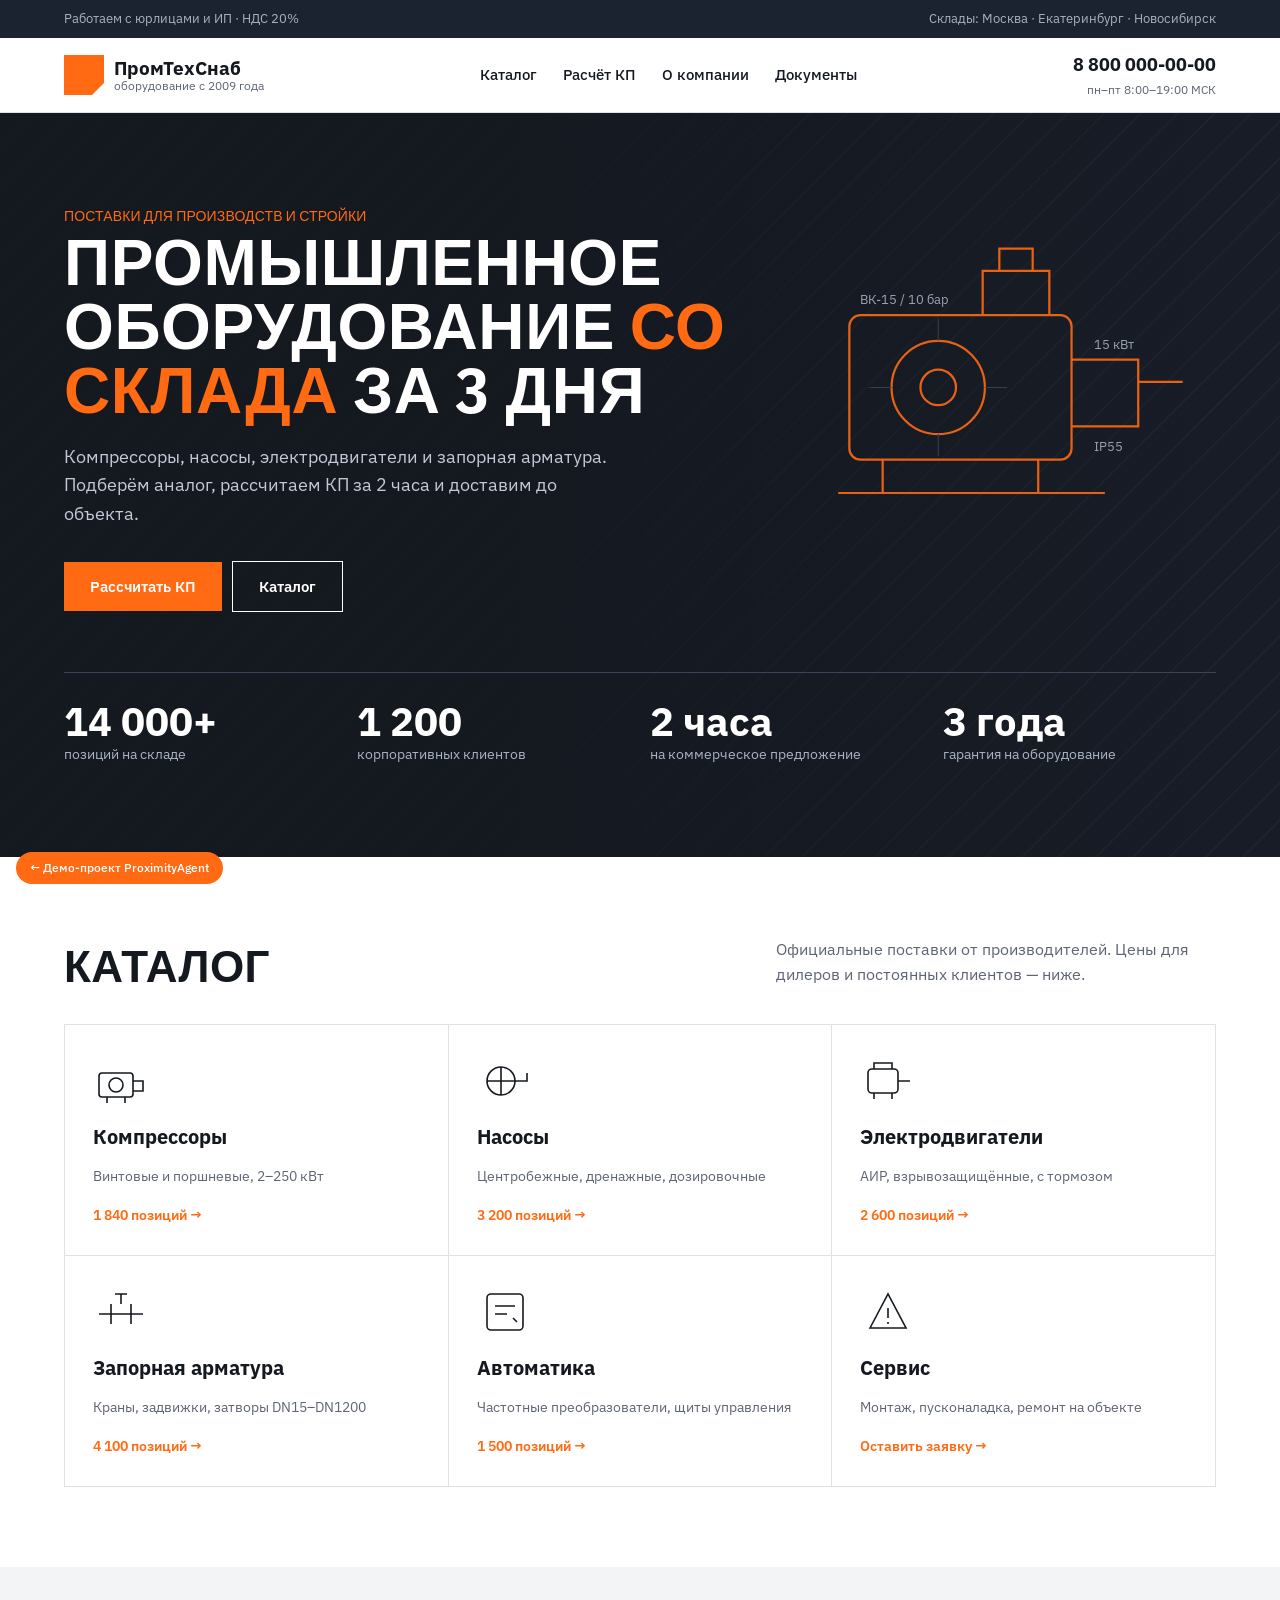
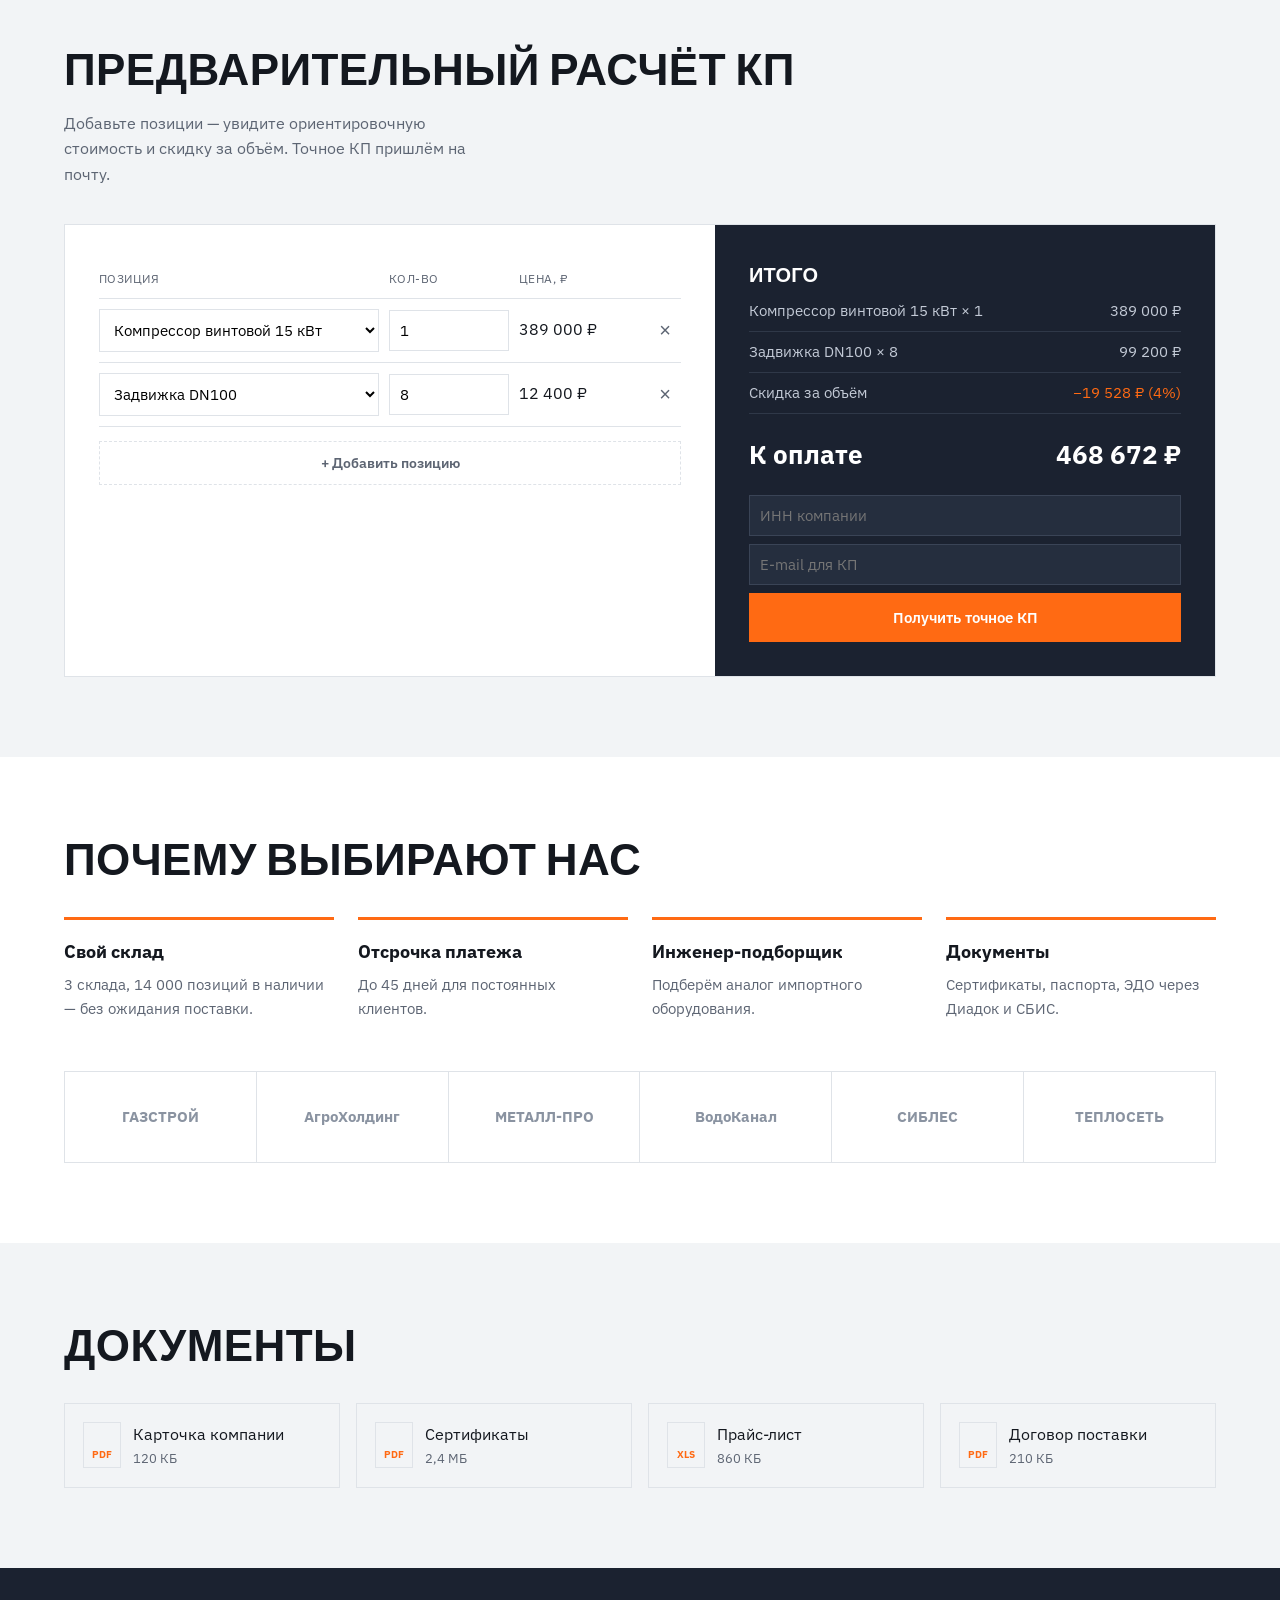
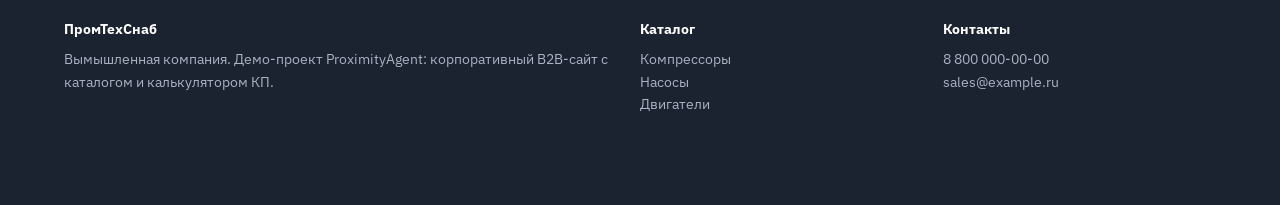
<file: cases/b2b/index.html>
<!doctype html>
<html lang="ru">
<head>
<meta charset="utf-8">
<meta name="viewport" content="width=device-width, initial-scale=1">
<title>ПромТехСнаб — промышленное оборудование оптом</title>
<meta name="description" content="Демо-проект ProximityAgent: корпоративный B2B-сайт поставщика с каталогом и расчётом коммерческого предложения.">
<link rel="preconnect" href="https://fonts.googleapis.com"><link rel="preconnect" href="https://fonts.gstatic.com" crossorigin>
<link href="https://fonts.googleapis.com/css2?family=IBM+Plex+Sans:wght@400;500;600;700&family=IBM+Plex+Sans+Condensed:wght@600;700&display=swap" rel="stylesheet">
<style>
:root{--ink:#14181f;--mut:#5d6573;--line:#dfe3e8;--soft:#f2f4f6;--acc:#ff6a13;--dark:#1b2230}
*{box-sizing:border-box;margin:0;padding:0}
body{font:16px/1.6 "IBM Plex Sans",system-ui,sans-serif;color:var(--ink);background:#fff;overflow-x:hidden}
a{color:inherit;text-decoration:none}
.w{max-width:1200px;margin:0 auto;padding:0 24px}
.cond{font-family:"IBM Plex Sans Condensed",sans-serif;text-transform:uppercase;letter-spacing:.01em}
.topbar{background:var(--dark);color:#aab3c2;font-size:13px}
.topbar .w{display:flex;justify-content:space-between;height:38px;align-items:center;gap:10px}
header{border-bottom:1px solid var(--line);background:#fff;position:sticky;top:0;z-index:20}
header .w{display:flex;align-items:center;justify-content:space-between;height:74px;gap:20px}
.lg{display:flex;align-items:center;gap:10px;font-weight:700;font-size:19px;line-height:1.1}
.lg i{width:40px;height:40px;background:var(--acc);clip-path:polygon(0 0,100% 0,100% 70%,70% 100%,0 100%);display:block}
.lg small{display:block;font-weight:400;color:var(--mut);font-size:12px}
nav{display:flex;gap:26px;font-weight:500;font-size:15px}
.ph{text-align:right;font-weight:700;font-size:18px}.ph small{display:block;font-weight:400;font-size:12px;color:var(--mut)}
.btn{display:inline-block;background:var(--acc);color:#fff;font:600 15px "IBM Plex Sans";padding:15px 26px;border:0;cursor:pointer;transition:.2s}
.btn:hover{background:#e45700}
.btn.o{background:none;border:1.5px solid #fff;color:#fff}
.hero{background:linear-gradient(90deg,rgba(20,24,31,.96) 40%,rgba(20,24,31,.55)),repeating-linear-gradient(135deg,#2a3242 0 2px,#1b2230 2px 26px);color:#fff;padding:90px 0}
.hero h1{font-size:clamp(36px,5.5vw,64px);line-height:1;max-width:760px}
.hero h1 span{color:var(--acc)}
.eq{position:absolute;right:24px;top:-10px;width:400px;opacity:.9}
@media(max-width:1100px){.eq{display:none}}
.hero p{max-width:560px;color:#c3cad6;margin:22px 0 32px;font-size:18px}
.hero .btn.o{margin-left:10px}
.nums{display:grid;grid-template-columns:repeat(4,1fr);border-top:1px solid #3a4456;margin-top:60px;padding-top:28px;gap:20px}
.nums b{display:block;font-size:40px;line-height:1}.nums span{color:#aab3c2;font-size:14px}
section{padding:80px 0}
.sh{display:flex;justify-content:space-between;align-items:end;gap:20px;margin-bottom:36px;flex-wrap:wrap}
.sh h2{font-size:clamp(30px,4vw,44px);line-height:1}
.sh p{color:var(--mut);max-width:440px}
.cats{display:grid;grid-template-columns:repeat(3,1fr);gap:1px;background:var(--line);border:1px solid var(--line)}
.cat{background:#fff;padding:28px;display:flex;flex-direction:column;gap:12px;transition:.2s;cursor:pointer;min-height:230px}
.cat:hover{background:var(--soft)}
.cat svg{width:56px;height:56px;stroke:var(--ink);fill:none;stroke-width:1.6}
.cat h3{font-size:20px}.cat p{color:var(--mut);font-size:14px;flex:1}
.cat span{font-weight:600;color:var(--acc);font-size:14px}
.soft{background:var(--soft)}
.calc{display:grid;grid-template-columns:1.3fr 1fr;gap:0;border:1px solid var(--line);background:#fff}
.calc .l{padding:34px}
.calc .r{background:var(--dark);color:#fff;padding:34px;display:flex;flex-direction:column}
.row{display:grid;grid-template-columns:1fr 120px 120px 32px;gap:10px;align-items:center;padding:10px 0;border-bottom:1px solid var(--line)}
.row.h{font-size:12px;color:var(--mut);text-transform:uppercase;letter-spacing:.04em}
select,input{font:15px "IBM Plex Sans";border:1px solid var(--line);padding:10px;width:100%;background:#fff}
.del{border:0;background:none;color:var(--mut);font-size:20px;cursor:pointer}
.add{margin-top:14px;background:none;border:1.5px dashed var(--line);padding:12px;width:100%;font:600 14px "IBM Plex Sans";cursor:pointer;color:var(--mut)}
.r .ln{display:flex;justify-content:space-between;padding:8px 0;border-bottom:1px solid #2f3848;color:#c3cad6;font-size:15px}
.r .tot{display:flex;justify-content:space-between;font-size:26px;font-weight:700;margin:20px 0}
.r .disc{color:var(--acc)}
.r form{display:grid;gap:8px;margin-top:auto}
.r input{background:#252e3e;border-color:#3a4456;color:#fff}
.ok{display:none;background:#163a26;color:#9ff0bd;padding:12px;font-size:14px}
.why{display:grid;grid-template-columns:repeat(4,1fr);gap:24px}
.why div{border-top:3px solid var(--acc);padding-top:18px}
.why b{display:block;font-size:18px;margin-bottom:6px}.why p{color:var(--mut);font-size:15px}
.clients{display:grid;grid-template-columns:repeat(6,1fr);gap:1px;background:var(--line);border:1px solid var(--line)}
.clients div{background:#fff;height:90px;display:grid;place-items:center;font-weight:700;color:#8a93a1;font-size:15px;text-align:center}
.docs{display:grid;grid-template-columns:repeat(4,1fr);gap:16px}
.doc{border:1px solid var(--line);padding:18px;display:flex;gap:12px;align-items:center;cursor:pointer}
.doc i{width:38px;height:46px;background:var(--soft);border:1px solid var(--line);font-style:normal;font-size:10px;font-weight:700;display:grid;place-items:end center;padding-bottom:4px;color:var(--acc)}
.doc small{display:block;color:var(--mut)}
footer{background:var(--dark);color:#aab3c2;padding:50px 0 90px;font-size:14px}
footer .w{display:grid;grid-template-columns:2fr 1fr 1fr;gap:30px}
footer b{color:#fff;display:block;margin-bottom:8px}
.demo{position:fixed;left:16px;bottom:16px;z-index:60;background:#ff6a13;color:#fff;font:500 12px/1 "IBM Plex Sans",sans-serif;padding:10px 14px;border-radius:30px}
@media(max-width:900px){nav,.ph{display:none}.topbar{display:none}.nums,.why,.docs{grid-template-columns:1fr 1fr}.cats{grid-template-columns:1fr}.calc{grid-template-columns:1fr}.clients{grid-template-columns:repeat(3,1fr)}footer .w{grid-template-columns:1fr}.row{grid-template-columns:1fr 80px 32px}.row>:nth-child(3){display:none}.hero .btn.o{margin:10px 0 0}}
</style>
</head>
<body>
<div class="topbar"><div class="w"><span>Работаем с юрлицами и ИП · НДС 20%</span><span>Склады: Москва · Екатеринбург · Новосибирск</span></div></div>
<header><div class="w">
  <a class="lg" href="#"><i></i><div>ПромТехСнаб<small>оборудование с 2009 года</small></div></a>
  <nav><a href="#cat">Каталог</a><a href="#kp">Расчёт КП</a><a href="#why">О компании</a><a href="#docs">Документы</a></nav>
  <div class="ph">8 800 000-00-00<small>пн–пт 8:00–19:00 МСК</small></div>
</div></header>

<section class="hero"><div class="w" style="position:relative">
  <svg class="eq" viewBox="0 0 360 300" aria-hidden="true"><g fill="none" stroke="#ff6a13" stroke-width="2"><rect x="30" y="110" width="200" height="130" rx="10"/><circle cx="110" cy="175" r="42"/><circle cx="110" cy="175" r="16"/><path d="M230 150h60v60h-60M290 170h40M60 240v30M200 240v30M20 270h240"/><path d="M150 110V70h60v40M165 70V50h30v20"/></g><g stroke="#3a4456" stroke-width="1"><path d="M110 133v-20M110 237v-20M68 175H48M172 175h-20"/></g><g font-family="IBM Plex Sans" font-size="12" fill="#aab3c2"><text x="250" y="140">15 кВт</text><text x="250" y="232">IP55</text><text x="40" y="100">ВК-15 / 10 бар</text></g></svg>
  <span class="cond" style="color:var(--acc);font-size:14px">Поставки для производств и стройки</span>
  <h1 class="cond">Промышленное оборудование <span>со склада</span> за 3 дня</h1>
  <p>Компрессоры, насосы, электродвигатели и запорная арматура. Подберём аналог, рассчитаем КП за 2 часа и доставим до объекта.</p>
  <a class="btn" href="#kp">Рассчитать КП</a><a class="btn o" href="#cat">Каталог</a>
  <div class="nums"><div><b>14 000+</b><span>позиций на складе</span></div><div><b>1 200</b><span>корпоративных клиентов</span></div><div><b>2 часа</b><span>на коммерческое предложение</span></div><div><b>3 года</b><span>гарантия на оборудование</span></div></div>
</div></section>

<section id="cat"><div class="w">
  <div class="sh"><h2 class="cond">Каталог</h2><p>Официальные поставки от производителей. Цены для дилеров и постоянных клиентов — ниже.</p></div>
  <div class="cats">
    <div class="cat"><svg viewBox="0 0 56 56"><rect x="6" y="20" width="34" height="24" rx="3"/><circle cx="23" cy="32" r="7"/><path d="M40 28h10v10H40M14 44v6M32 44v6"/></svg><h3>Компрессоры</h3><p>Винтовые и поршневые, 2–250 кВт</p><span>1 840 позиций →</span></div>
    <div class="cat"><svg viewBox="0 0 56 56"><circle cx="24" cy="28" r="14"/><path d="M24 14v28M10 28h28M38 28h12v-8"/></svg><h3>Насосы</h3><p>Центробежные, дренажные, дозировочные</p><span>3 200 позиций →</span></div>
    <div class="cat"><svg viewBox="0 0 56 56"><rect x="8" y="16" width="30" height="24" rx="4"/><path d="M38 28h12M14 16v-6h18v6M14 40v6M32 40v6"/></svg><h3>Электродвигатели</h3><p>АИР, взрывозащищённые, с тормозом</p><span>2 600 позиций →</span></div>
    <div class="cat"><svg viewBox="0 0 56 56"><path d="M6 30h44M18 20v20M38 20v20M28 10v10M22 10h12"/></svg><h3>Запорная арматура</h3><p>Краны, задвижки, затворы DN15–DN1200</p><span>4 100 позиций →</span></div>
    <div class="cat"><svg viewBox="0 0 56 56"><rect x="10" y="10" width="36" height="36" rx="4"/><path d="M18 22h20M18 30h12M36 34l4 4"/></svg><h3>Автоматика</h3><p>Частотные преобразователи, щиты управления</p><span>1 500 позиций →</span></div>
    <div class="cat"><svg viewBox="0 0 56 56"><path d="M10 44L28 10l18 34z"/><path d="M28 24v10M28 38v2"/></svg><h3>Сервис</h3><p>Монтаж, пусконаладка, ремонт на объекте</p><span>Оставить заявку →</span></div>
  </div>
</div></section>

<section class="soft" id="kp"><div class="w">
  <div class="sh"><h2 class="cond">Предварительный расчёт КП</h2><p>Добавьте позиции — увидите ориентировочную стоимость и скидку за объём. Точное КП пришлём на почту.</p></div>
  <div class="calc">
    <div class="l"><div class="row h"><span>Позиция</span><span>Кол-во</span><span>Цена, ₽</span><span></span></div><div id="rows"></div><button class="add" id="add">+ Добавить позицию</button></div>
    <div class="r"><b class="cond" style="font-size:20px">Итого</b><div id="lines"></div>
      <div class="ln"><span>Скидка за объём</span><span class="disc" id="disc">0 ₽</span></div>
      <div class="tot"><span>К оплате</span><span id="tot">0 ₽</span></div>
      <form id="kf"><input required placeholder="ИНН компании"><input required type="email" placeholder="E-mail для КП"><button class="btn">Получить точное КП</button><div class="ok" id="ok">Заявка принята. КП придёт на почту в течение 2 часов.</div></form></div>
  </div>
</div></section>

<section id="why"><div class="w">
  <div class="sh"><h2 class="cond">Почему выбирают нас</h2></div>
  <div class="why"><div><b>Свой склад</b><p>3 склада, 14 000 позиций в наличии — без ожидания поставки.</p></div><div><b>Отсрочка платежа</b><p>До 45 дней для постоянных клиентов.</p></div><div><b>Инженер-подборщик</b><p>Подберём аналог импортного оборудования.</p></div><div><b>Документы</b><p>Сертификаты, паспорта, ЭДО через Диадок и СБИС.</p></div></div>
  <div class="clients" style="margin-top:50px"><div>ГАЗСТРОЙ</div><div>АгроХолдинг</div><div>МЕТАЛЛ-ПРО</div><div>ВодоКанал</div><div>СИБЛЕС</div><div>ТЕПЛОСЕТЬ</div></div>
</div></section>

<section class="soft" id="docs"><div class="w">
  <div class="sh"><h2 class="cond">Документы</h2></div>
  <div class="docs"><div class="doc"><i>PDF</i><div>Карточка компании<small>120 КБ</small></div></div><div class="doc"><i>PDF</i><div>Сертификаты<small>2,4 МБ</small></div></div><div class="doc"><i>XLS</i><div>Прайс-лист<small>860 КБ</small></div></div><div class="doc"><i>PDF</i><div>Договор поставки<small>210 КБ</small></div></div></div>
</div></section>
<footer><div class="w"><div><b>ПромТехСнаб</b>Вымышленная компания. Демо-проект ProximityAgent: корпоративный B2B-сайт с каталогом и калькулятором КП.</div><div><b>Каталог</b>Компрессоры<br>Насосы<br>Двигатели</div><div><b>Контакты</b>8 800 000-00-00<br>sales@example.ru</div></div></footer>
<a class="demo" href="../../#cases">← Демо-проект ProximityAgent</a>
<script>
const CAT={"Компрессор винтовой 15 кВт":389000,"Насос центробежный 5,5 кВт":64500,"Электродвигатель АИР 7,5 кВт":28900,"Задвижка DN100":12400,"Частотный преобразователь 11 кВт":41800};
const rows=document.getElementById("rows");
function addRow(n,q){const d=document.createElement("div");d.className="row";d.innerHTML=`<select>${Object.keys(CAT).map(k=>`<option ${k==n?"selected":""}>${k}</option>`).join("")}</select><input type="number" min="1" value="${q||1}"><span class="pr"></span><button class="del" aria-label="Удалить">×</button>`;rows.appendChild(d);calc()}
const rub=n=>Math.round(n).toLocaleString("ru-RU")+" ₽";
function calc(){let s=0,html="";rows.querySelectorAll(".row").forEach(r=>{const n=r.querySelector("select").value,q=Math.max(1,+r.querySelector("input").value||1),p=CAT[n]*q;s+=p;r.querySelector(".pr").textContent=rub(CAT[n]);html+=`<div class="ln"><span>${n} × ${q}</span><span>${rub(p)}</span></div>`});
 const k=s>1e6?.07:s>3e5?.04:0;document.getElementById("lines").innerHTML=html;document.getElementById("disc").textContent=(k?"−":"")+rub(s*k)+(k?` (${k*100}%)`:"");document.getElementById("tot").textContent=rub(s*(1-k))}
rows.oninput=calc;rows.onclick=e=>{if(e.target.classList.contains("del")){e.target.parentNode.remove();calc()}};
document.getElementById("add").onclick=()=>addRow();
document.getElementById("kf").onsubmit=e=>{e.preventDefault();document.getElementById("ok").style.display="block"};
addRow("Компрессор винтовой 15 кВт",1);addRow("Задвижка DN100",8);
</script>
</body>
</html>
</file>
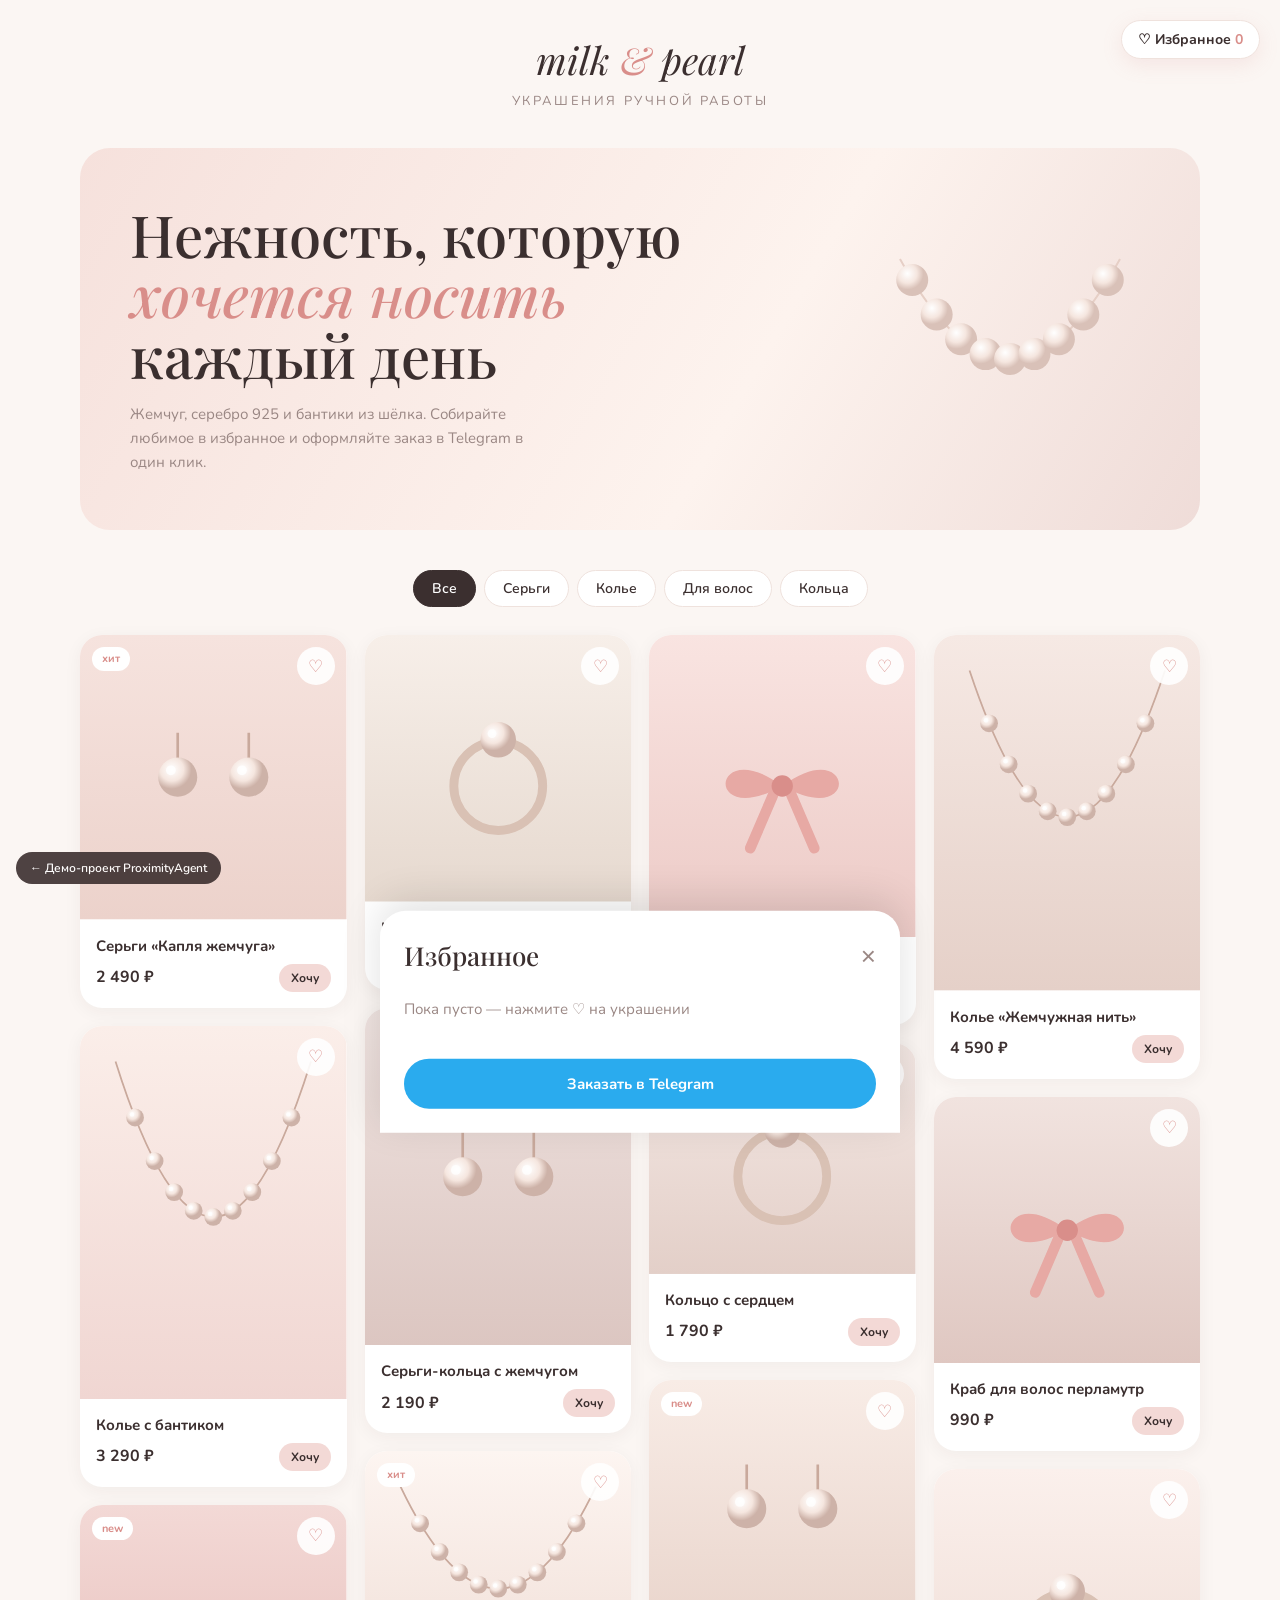
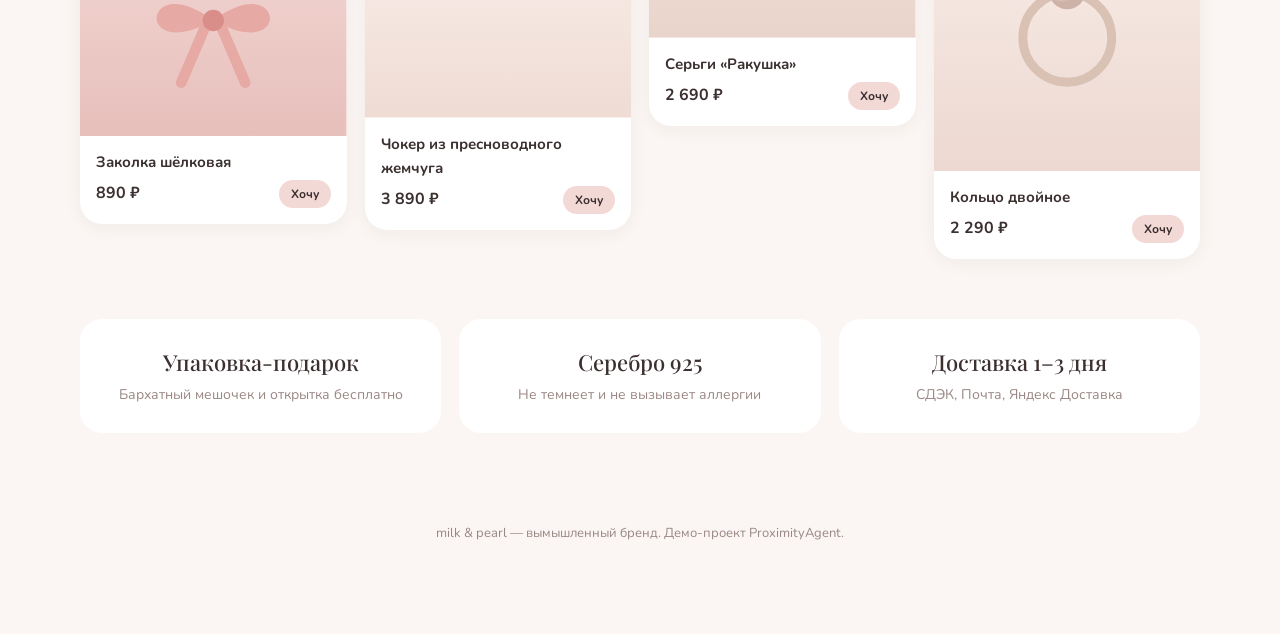
<file: cases/catalog/index.html>
<!doctype html>
<html lang="ru">
<head>
<meta charset="utf-8">
<meta name="viewport" content="width=device-width, initial-scale=1">
<title>milk &amp; pearl — украшения и аксессуары</title>
<meta name="description" content="Демо-проект ProximityAgent: сайт-каталог бренда аксессуаров с избранным и заказом в Telegram.">
<link rel="preconnect" href="https://fonts.googleapis.com"><link rel="preconnect" href="https://fonts.gstatic.com" crossorigin>
<link href="https://fonts.googleapis.com/css2?family=Playfair+Display:ital,wght@0,500;1,500&family=Nunito:wght@400;600;700&display=swap" rel="stylesheet">
<style>
:root{--bg:#fbf6f3;--pink:#f3d9d6;--rose:#d98e8a;--ink:#3b2f2f;--mut:#9a8784;--line:#efe2dd}
*{box-sizing:border-box;margin:0;padding:0}
body{background:var(--bg);color:var(--ink);font:15px/1.6 Nunito,system-ui,sans-serif;overflow-x:hidden}
.w{max-width:1160px;margin:0 auto;padding:0 20px}
.pf{font-family:"Playfair Display",serif;font-weight:500}
header{text-align:center;padding:30px 0 10px}
.lg{font-family:"Playfair Display",serif;font-style:italic;font-size:38px}
.lg span{color:var(--rose)}
header p{color:var(--mut);font-size:13px;letter-spacing:.2em;text-transform:uppercase}
.fav-btn{position:fixed;right:20px;top:20px;z-index:30;background:#fff;border:1px solid var(--line);border-radius:30px;padding:9px 16px;font:700 14px Nunito;color:var(--ink);cursor:pointer;box-shadow:0 6px 20px rgba(217,142,138,.15)}
.fav-btn b{color:var(--rose)}
.hero{margin:26px 0 40px;border-radius:30px;background:linear-gradient(120deg,#f6e1dc,#fdf3ee 60%,#efdcd8);padding:56px 50px;position:relative;overflow:hidden}
.hero h1{font-size:clamp(34px,5vw,58px);line-height:1.05;max-width:560px}
.hero h1 i{color:var(--rose)}
.hero p{color:var(--mut);max-width:420px;margin:16px 0 0}
.pearls{position:absolute;right:50px;top:50%;transform:translateY(-50%);width:280px;height:280px}
.chips{display:flex;gap:8px;flex-wrap:wrap;justify-content:center;margin-bottom:28px}
.chips button{border:1px solid var(--line);background:#fff;border-radius:30px;padding:8px 18px;font:600 14px Nunito;color:var(--ink);cursor:pointer;transition:.2s}
.chips button.on{background:var(--ink);color:#fff;border-color:var(--ink)}
.masonry{columns:4 240px;column-gap:18px}
.pin{break-inside:avoid;margin-bottom:18px;background:#fff;border-radius:22px;overflow:hidden;box-shadow:0 4px 18px rgba(59,47,47,.05);transition:.3s;position:relative}
.pin:hover{transform:translateY(-4px);box-shadow:0 14px 30px rgba(217,142,138,.2)}
.pin .im{position:relative}
.pin svg{display:block;width:100%}
.heart{position:absolute;top:12px;right:12px;width:38px;height:38px;border-radius:50%;background:rgba(255,255,255,.9);border:0;cursor:pointer;font-size:17px;color:var(--rose);transition:transform .2s}
.heart:active{transform:scale(.85)}
.pin .tx{padding:14px 16px 16px}
.pin h3{font-size:15px;font-weight:700}
.pin .pr{display:flex;justify-content:space-between;align-items:center;margin-top:6px}
.pin .pr b{font-size:16px}
.pin .pr button{border:0;background:var(--pink);color:var(--ink);border-radius:20px;padding:6px 12px;font:700 12px Nunito;cursor:pointer}
.tag{position:absolute;left:12px;top:12px;background:#fff;border-radius:20px;padding:3px 10px;font-size:11px;font-weight:700;color:var(--rose)}
.info{display:grid;grid-template-columns:repeat(3,1fr);gap:18px;margin:60px 0}
.info div{background:#fff;border-radius:22px;padding:26px;text-align:center}
.info b{display:block;font-family:"Playfair Display",serif;font-size:22px;font-weight:500;margin-bottom:4px}
.info p{color:var(--mut);font-size:14px}
footer{text-align:center;color:var(--mut);font-size:13px;padding:30px 0 90px}
.sheet{position:fixed;inset:auto 0 0 0;background:#fff;border-radius:26px 26px 0 0;box-shadow:0 -10px 40px rgba(0,0,0,.12);padding:24px;transform:translateY(105%);transition:.4s cubic-bezier(.2,.8,.2,1);z-index:40;max-width:520px;margin:0 auto;max-height:80vh;overflow:auto}
.sheet.on{transform:none}
.sheet h3{font-family:"Playfair Display",serif;font-size:26px;font-weight:500;display:flex;justify-content:space-between}
.sheet h3 button{border:0;background:none;font-size:26px;cursor:pointer;color:var(--mut)}
.fl{display:flex;justify-content:space-between;padding:12px 0;border-bottom:1px solid var(--line)}
.order{display:block;width:100%;margin-top:18px;background:#2aabee;color:#fff;border:0;border-radius:30px;padding:15px;font:700 15px Nunito;cursor:pointer}
.toast{position:fixed;left:50%;top:24px;transform:translate(-50%,-20px);opacity:0;background:var(--ink);color:#fff;padding:10px 20px;border-radius:30px;font-size:14px;transition:.3s;z-index:50}
.toast.on{opacity:1;transform:translate(-50%,0)}
.demo{position:fixed;left:16px;bottom:16px;z-index:60;background:var(--ink);color:#fff;font:600 12px/1 Nunito,sans-serif;padding:10px 14px;border-radius:30px;text-decoration:none;opacity:.9}
@media(max-width:760px){.hero{padding:34px 24px}.pearls{display:none}.info{grid-template-columns:1fr}.masonry{columns:2 150px;column-gap:12px}.pin{margin-bottom:12px}.fav-btn{top:auto;bottom:16px;right:16px}}
</style>
</head>
<body>
<button class="fav-btn" id="favBtn">♡ Избранное <b id="fc">0</b></button>
<div class="w">
<header><div class="lg">milk <span>&amp;</span> pearl</div><p>украшения ручной работы</p></header>
<div class="hero">
  <h1 class="pf">Нежность, которую <i>хочется носить</i> каждый день</h1>
  <p>Жемчуг, серебро 925 и бантики из шёлка. Собирайте любимое в избранное и оформляйте заказ в Telegram в один клик.</p>
  <svg class="pearls" viewBox="0 0 280 280"><defs><radialGradient id="pr" cx=".35" cy=".3"><stop offset="0" stop-color="#fff"/><stop offset=".6" stop-color="#f5e6df"/><stop offset="1" stop-color="#d9c1b8"/></radialGradient></defs><path d="M30 60 Q140 260 250 60" fill="none" stroke="#e6cfc6" stroke-width="2"/><g id="pp"></g></svg>
</div>
<div class="chips" id="chips"><button class="on" data-c="all">Все</button><button data-c="ear">Серьги</button><button data-c="neck">Колье</button><button data-c="hair">Для волос</button><button data-c="ring">Кольца</button></div>
<div class="masonry" id="grid"></div>
<div class="info"><div><b>Упаковка-подарок</b><p>Бархатный мешочек и открытка бесплатно</p></div><div><b>Серебро 925</b><p>Не темнеет и не вызывает аллергии</p></div><div><b>Доставка 1–3 дня</b><p>СДЭК, Почта, Яндекс Доставка</p></div></div>
</div>
<footer>milk &amp; pearl — вымышленный бренд. Демо-проект ProximityAgent.</footer>
<div class="sheet" id="sheet"><h3>Избранное <button id="xs" aria-label="Закрыть">×</button></h3><div id="fl"></div><button class="order" id="order">Заказать в Telegram</button></div>
<div class="toast" id="toast"></div>
<a class="demo" href="../../#cases">← Демо-проект ProximityAgent</a>
<script>
const I=[
 {n:"Серьги «Капля жемчуга»",p:2490,c:"ear",h:320,bg:["#f6e3de","#ecd2cb"],t:"хит"},
 {n:"Колье с бантиком",p:3290,c:"neck",h:420,bg:["#fbeee9","#f0d6d2"]},
 {n:"Заколка шёлковая",p:890,c:"hair",h:260,bg:["#f3d9d6","#e7bfbb"],t:"new"},
 {n:"Кольцо «Облако»",p:1990,c:"ring",h:300,bg:["#f7efe9","#e6d9cf"]},
 {n:"Серьги-кольца с жемчугом",p:2190,c:"ear",h:380,bg:["#efe3e0","#dcc6c1"]},
 {n:"Чокер из пресноводного жемчуга",p:3890,c:"neck",h:300,bg:["#fdf5f1","#efdcd4"],t:"хит"},
 {n:"Резинка-бант атласная",p:590,c:"hair",h:340,bg:["#f9e4e1","#eccac6"]},
 {n:"Кольцо с сердцем",p:1790,c:"ring",h:260,bg:["#f4e8e4","#e3cfc8"]},
 {n:"Серьги «Ракушка»",p:2690,c:"ear",h:290,bg:["#f8ece6","#e9d4cb"],t:"new"},
 {n:"Колье «Жемчужная нить»",p:4590,c:"neck",h:400,bg:["#f6e9e4","#e5d0c8"]},
 {n:"Краб для волос перламутр",p:990,c:"hair",h:300,bg:["#f1e3df","#dfc7c1"]},
 {n:"Кольцо двойное",p:2290,c:"ring",h:340,bg:["#fbf0ec","#ecd8d0"]}];
const fav=new Set();let cat="all";const rub=n=>n.toLocaleString("ru-RU")+" ₽";
const pearl=(x,y,r)=>`<circle cx="${x}" cy="${y}" r="${r}" fill="url(#p)"/><circle cx="${x-r*.35}" cy="${y-r*.35}" r="${r*.25}" fill="#fff" opacity=".8"/>`;
function art(it,k){const w=300,h=it.h;let g=`<svg viewBox="0 0 ${w} ${h}"><defs><linearGradient id="b${k}" x1="0" y1="0" x2="0" y2="1"><stop offset="0" stop-color="${it.bg[0]}"/><stop offset="1" stop-color="${it.bg[1]}"/></linearGradient><radialGradient id="p" cx=".35" cy=".3"><stop offset="0" stop-color="#fff"/><stop offset=".6" stop-color="#f5e6df"/><stop offset="1" stop-color="#cdb2a8"/></radialGradient></defs><rect width="${w}" height="${h}" fill="url(#b${k})"/>`;
 const cx=w/2,cy=h/2;
 if(it.c=="ear")g+=`<path d="M${cx-40} ${cy-50}v30M${cx+40} ${cy-50}v30" stroke="#c9a99c" stroke-width="3"/>`+pearl(cx-40,cy,22)+pearl(cx+40,cy,22);
 else if(it.c=="neck"){g+=`<path d="M40 40 Q${cx} ${h-30} ${w-40} 40" fill="none" stroke="#c9a99c" stroke-width="2"/>`;for(let i=1;i<10;i++){const t=i/10,x=(1-t)*(1-t)*40+2*(1-t)*t*cx+t*t*(w-40),y=(1-t)*(1-t)*40+2*(1-t)*t*(h-30)+t*t*40;g+=pearl(x,y,10)}}
 else if(it.c=="hair")g+=`<path d="M${cx} ${cy} C${cx-80} ${cy-60} ${cx-90} ${cy+50} ${cx} ${cy} C${cx+80} ${cy-60} ${cx+90} ${cy+50} ${cx} ${cy}" fill="#e7a9a4"/><path d="M${cx-6} ${cy}l-30 70M${cx+6} ${cy}l30 70" stroke="#e7a9a4" stroke-width="12" stroke-linecap="round"/><circle cx="${cx}" cy="${cy}" r="12" fill="#d98e8a"/>`;
 else g+=`<ellipse cx="${cx}" cy="${cy+20}" rx="50" ry="50" fill="none" stroke="#d9c1b4" stroke-width="10"/>`+pearl(cx,cy-32,20);
 return g+"</svg>"}
function draw(){grid.innerHTML=I.map((it,i)=>({it,i})).filter(({it})=>cat=="all"||it.c==cat).map(({it,i})=>`<div class="pin"><div class="im">${art(it,i)}${it.t?`<span class="tag">${it.t}</span>`:""}<button class="heart" data-f="${i}">${fav.has(i)?"♥":"♡"}</button></div><div class="tx"><h3>${it.n}</h3><div class="pr"><b>${rub(it.p)}</b><button data-f="${i}" data-a="1">${fav.has(i)?"В избранном":"Хочу"}</button></div></div></div>`).join("")}
const toastF=t=>{toast.textContent=t;toast.classList.add("on");setTimeout(()=>toast.classList.remove("on"),1500)};
function sheetDraw(){let s=0;fl.innerHTML=[...fav].map(i=>{s+=I[i].p;return`<div class="fl"><span>${I[i].n}</span><b>${rub(I[i].p)}</b></div>`}).join("")+(fav.size?`<div class="fl"><b>Итого</b><b>${rub(s)}</b></div>`:'<p style="color:var(--mut);padding:20px 0">Пока пусто — нажмите ♡ на украшении</p>');fc.textContent=fav.size}
grid.onclick=e=>{const b=e.target.closest("[data-f]");if(!b)return;const i=+b.dataset.f;fav.has(i)?fav.delete(i):(fav.add(i),toastF("Добавлено в избранное ♥"));draw();sheetDraw()};
chips.onclick=e=>{const b=e.target.closest("button");if(!b)return;chips.querySelectorAll("button").forEach(x=>x.classList.toggle("on",x==b));cat=b.dataset.c;draw()};
favBtn.onclick=()=>sheet.classList.add("on");xs.onclick=()=>sheet.classList.remove("on");
order.onclick=()=>toastF(fav.size?"Демо: откроется чат магазина со списком товаров":"Сначала добавьте украшения");
document.getElementById("pp").innerHTML=Array.from({length:9},(_,i)=>{const t=(i+.5)/9,x=(1-t)*(1-t)*30+2*(1-t)*t*140+t*t*250,y=(1-t)*(1-t)*60+2*(1-t)*t*260+t*t*60;return`<circle cx="${x}" cy="${y}" r="16" fill="url(#pr)"/>`}).join("");
draw();sheetDraw();
</script>
</body>
</html>
</file>
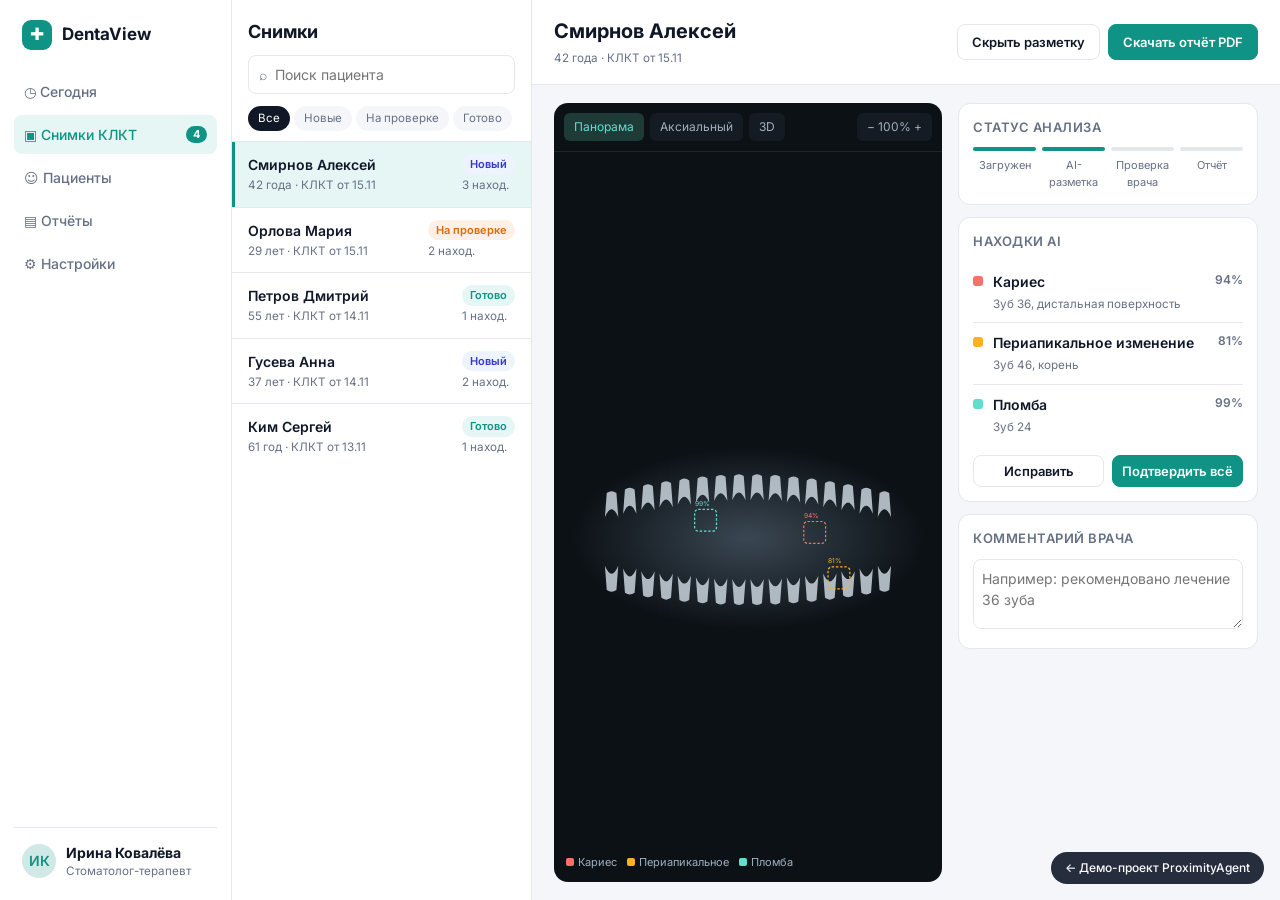
<file: cases/dental-ui/index.html>
<!doctype html>
<html lang="ru">
<head>
<meta charset="utf-8">
<meta name="viewport" content="width=device-width, initial-scale=1">
<title>DentaView — кабинет врача</title>
<meta name="description" content="Демо-проект ProximityAgent: UI/UX веб-приложения для стоматологов с просмотром снимков и AI-разметкой.">
<link rel="preconnect" href="https://fonts.googleapis.com"><link rel="preconnect" href="https://fonts.gstatic.com" crossorigin>
<link href="https://fonts.googleapis.com/css2?family=Inter:wght@400;500;600;700&display=swap" rel="stylesheet">
<style>
:root{--bg:#f4f6f9;--card:#fff;--ink:#101828;--mut:#667085;--line:#e4e7ec;--pr:#0e9384;--pr-s:#e6f6f4;--warn:#dc6803;--warn-s:#fef0e6;--bad:#d92d20;--bad-s:#fdeceb}
*{box-sizing:border-box;margin:0;padding:0}
body{background:var(--bg);color:var(--ink);font:14px/1.5 Inter,system-ui,sans-serif;height:100vh;overflow:hidden}
.app{display:grid;grid-template-columns:232px 1fr;height:100vh}
aside{background:var(--card);border-right:1px solid var(--line);padding:20px 14px;display:flex;flex-direction:column;gap:4px}
.lg{display:flex;gap:10px;align-items:center;font-weight:700;font-size:17px;padding:0 8px 18px}
.lg i{width:30px;height:30px;border-radius:9px;background:var(--pr);display:grid;place-items:center;color:#fff;font-style:normal}
.nv{display:flex;gap:10px;align-items:center;padding:9px 10px;border-radius:8px;color:var(--mut);cursor:pointer;font-weight:500}
.nv.on{background:var(--pr-s);color:var(--pr)}
.nv b{margin-left:auto;background:var(--pr);color:#fff;font-size:11px;border-radius:10px;padding:0 7px}
.me{margin-top:auto;display:flex;gap:10px;align-items:center;border-top:1px solid var(--line);padding:14px 8px 0}
.av{width:34px;height:34px;border-radius:50%;background:#d0e9e6;display:grid;place-items:center;font-weight:600;color:var(--pr)}
.me small{display:block;color:var(--mut)}
main{display:grid;grid-template-columns:300px 1fr;overflow:hidden}
.list{border-right:1px solid var(--line);background:var(--card);display:flex;flex-direction:column;overflow:hidden}
.lh{padding:18px 16px 12px}
.lh h2{font-size:18px}
.search{margin-top:10px;display:flex;align-items:center;gap:8px;border:1px solid var(--line);border-radius:8px;padding:8px 10px;color:var(--mut)}
.search input{border:0;outline:0;font:inherit;flex:1;background:none}
.tabs{display:flex;gap:4px;padding:0 16px 10px}
.tabs span{white-space:nowrap;font-size:11.5px;padding:4px 10px;border-radius:20px;background:var(--bg);color:var(--mut);cursor:pointer}
.tabs span.on{background:var(--ink);color:#fff}
.pts{overflow:auto;flex:1}
.pt{padding:12px 16px;border-top:1px solid var(--line);cursor:pointer;display:grid;grid-template-columns:1fr auto;gap:2px}
.pt:hover{background:#fafbfc}.pt.on{background:var(--pr-s);box-shadow:inset 3px 0 0 var(--pr)}
.pt b{font-weight:600}.pt small{color:var(--mut)}
.st{font-size:11px;font-weight:600;border-radius:20px;padding:2px 8px;align-self:start}
.st.ok{background:var(--pr-s);color:var(--pr)}.st.wait{background:var(--warn-s);color:var(--warn)}.st.new{background:#eef4ff;color:#3538cd}
.view{display:flex;flex-direction:column;overflow:hidden}
.top{display:flex;justify-content:space-between;align-items:center;padding:16px 22px;border-bottom:1px solid var(--line);background:var(--card);gap:12px;flex-wrap:wrap}
.top h1{font-size:20px}.top small{color:var(--mut)}
.btn{border:1px solid var(--line);background:var(--card);border-radius:8px;padding:9px 14px;font:600 13px Inter;cursor:pointer;color:var(--ink)}
.btn.p{background:var(--pr);border-color:var(--pr);color:#fff}
.body{display:grid;grid-template-columns:1fr 300px;gap:16px;padding:18px 22px;overflow:auto;flex:1}
.scan{background:#0c1116;border-radius:14px;position:relative;min-height:380px;overflow:hidden;display:flex;flex-direction:column}
.tools{display:flex;gap:6px;padding:10px;border-bottom:1px solid #1d2630}
.tools span{color:#9fb0c0;font-size:12px;padding:5px 10px;border-radius:6px;background:#141b22;cursor:pointer}
.tools span.on{background:#1f3b38;color:#5fe0cf}
.tools .sp{margin-left:auto}
.scan svg{flex:1;width:100%}
.mk{cursor:pointer;transition:opacity .2s}
.scan.hide .mk{opacity:0}
.legend{position:absolute;left:12px;bottom:12px;display:flex;gap:10px;font-size:11px;color:#9fb0c0}
.legend i{display:inline-block;width:8px;height:8px;border-radius:2px;margin-right:4px}
.panel{display:flex;flex-direction:column;gap:12px}
.card{background:var(--card);border:1px solid var(--line);border-radius:12px;padding:14px}
.card h3{font-size:13px;color:var(--mut);font-weight:600;margin-bottom:10px;text-transform:uppercase;letter-spacing:.04em}
.fd{display:flex;gap:10px;align-items:flex-start;padding:9px 0;border-top:1px solid var(--line);cursor:pointer}
.fd:first-of-type{border-top:0}
.fd.sel{background:var(--bg);margin:0 -8px;padding:9px 8px;border-radius:8px}
.dot{width:10px;height:10px;border-radius:3px;margin-top:5px;flex:none}
.fd b{display:block;font-weight:600}.fd small{color:var(--mut)}
.conf{margin-left:auto;font-size:12px;font-weight:600;color:var(--mut)}
.ok-row{display:flex;gap:8px;margin-top:10px}
.ok-row .btn{flex:1;padding:7px}
.steps{display:flex;gap:6px}
.steps div{flex:1;text-align:center;font-size:11px;color:var(--mut)}
.steps i{display:block;height:4px;border-radius:4px;background:var(--line);margin-bottom:6px}
.steps .d i{background:var(--pr)}
.toast{position:fixed;right:24px;bottom:70px;background:var(--ink);color:#fff;padding:12px 18px;border-radius:10px;opacity:0;transform:translateY(10px);transition:.25s}
.toast.on{opacity:1;transform:none}
.demo{position:fixed;right:16px;bottom:16px;z-index:60;background:#101828;color:#fff;font:500 12px/1 Inter,sans-serif;padding:10px 14px;border-radius:30px;text-decoration:none;opacity:.9}
@media(max-width:1100px){.app{grid-template-columns:1fr}aside{display:none}body{overflow:auto;height:auto}main{grid-template-columns:1fr}.list{max-height:300px}.body{grid-template-columns:1fr}.app,main,.view{height:auto;overflow:visible}}
</style>
</head>
<body>
<div class="app">
<aside>
  <div class="lg"><i>✚</i>DentaView</div>
  <div class="nv">◷ Сегодня</div>
  <div class="nv on">▣ Снимки КЛКТ <b>4</b></div>
  <div class="nv">☺ Пациенты</div>
  <div class="nv">▤ Отчёты</div>
  <div class="nv">⚙ Настройки</div>
  <div class="me"><div class="av">ИК</div><div><b>Ирина Ковалёва</b><small>Стоматолог-терапевт</small></div></div>
</aside>
<main>
  <section class="list">
    <div class="lh"><h2>Снимки</h2><label class="search">⌕<input id="q" placeholder="Поиск пациента"></label></div>
    <div class="tabs" id="tabs"><span class="on" data-s="all">Все</span><span data-s="new">Новые</span><span data-s="wait">На проверке</span><span data-s="ok">Готово</span></div>
    <div class="pts" id="pts"></div>
  </section>
  <section class="view">
    <div class="top"><div><h1 id="pn">—</h1><small id="pm"></small></div>
      <div style="display:flex;gap:8px"><button class="btn" id="tog">Скрыть разметку</button><button class="btn p" id="pdf">Скачать отчёт PDF</button></div></div>
    <div class="body">
      <div class="scan" id="scan">
        <div class="tools"><span class="on">Панорама</span><span>Аксиальный</span><span>3D</span><span class="sp">− 100% +</span></div>
        <svg viewBox="0 0 640 330" id="svg"></svg>
        <div class="legend"><span><i style="background:#f97066"></i>Кариес</span><span><i style="background:#fdb022"></i>Периапикальное</span><span><i style="background:#5fe0cf"></i>Пломба</span></div>
      </div>
      <div class="panel">
        <div class="card"><h3>Статус анализа</h3><div class="steps"><div class="d"><i></i>Загружен</div><div class="d"><i></i>AI-разметка</div><div id="s3"><i></i>Проверка врача</div><div id="s4"><i></i>Отчёт</div></div></div>
        <div class="card"><h3>Находки AI</h3><div id="fds"></div>
          <div class="ok-row"><button class="btn" id="rej">Исправить</button><button class="btn p" id="acc">Подтвердить всё</button></div></div>
        <div class="card"><h3>Комментарий врача</h3><textarea style="width:100%;min-height:70px;border:1px solid var(--line);border-radius:8px;padding:8px;font:inherit;resize:vertical" placeholder="Например: рекомендовано лечение 36 зуба"></textarea></div>
      </div>
    </div>
  </section>
</main>
</div>
<div class="toast" id="toast"></div>
<a class="demo" href="../../#cases">← Демо-проект ProximityAgent</a>
<script>
const PTS=[
 {n:"Смирнов Алексей",a:"42 года · КЛКТ от 15.11",s:"new",f:[["Кариес","Зуб 36, дистальная поверхность",94,"#f97066",430,190],["Периапикальное изменение","Зуб 46, корень",81,"#fdb022",470,265],["Пломба","Зуб 24",99,"#5fe0cf",250,170]]},
 {n:"Орлова Мария",a:"29 лет · КЛКТ от 15.11",s:"wait",f:[["Кариес","Зуб 15, окклюзионная",88,"#f97066",215,165],["Пломба","Зуб 37",97,"#5fe0cf",455,255]]},
 {n:"Петров Дмитрий",a:"55 лет · КЛКТ от 14.11",s:"ok",f:[["Пломба","Зуб 26",98,"#5fe0cf",380,170]]},
 {n:"Гусева Анна",a:"37 лет · КЛКТ от 14.11",s:"new",f:[["Кариес","Зуб 47",90,"#f97066",500,255],["Кариес","Зуб 12",76,"#f97066",290,160]]},
 {n:"Ким Сергей",a:"61 год · КЛКТ от 13.11",s:"ok",f:[["Периапикальное изменение","Зуб 21",85,"#fdb022",330,160]]}];
const SL={new:"Новый",wait:"На проверке",ok:"Готово"};let cur=0,flt="all",sel=-1;
const $=id=>document.getElementById(id);
function teeth(){let g='<rect width="640" height="330" fill="#0c1116"/><ellipse cx="320" cy="200" rx="290" ry="150" fill="url(#bone)"/><defs><radialGradient id="bone"><stop offset="0" stop-color="#3a4752"/><stop offset="1" stop-color="#0c1116"/></radialGradient></defs>';
 for(let i=0;i<16;i++){const x=95+i*30,y=165-Math.sin(i/15*Math.PI)*28;g+=`<path d="M${x-11} ${y} q11 -26 22 0 l-3 -40 q-8 -6 -16 0z" fill="#c9d3dc" opacity=".85"/>`;
  const y2=245+Math.sin(i/15*Math.PI)*22;g+=`<path d="M${x-11} ${y2} q11 26 22 0 l-3 40 q-8 6 -16 0z" fill="#c9d3dc" opacity=".85"/>`}
 return g}
function drawList(){const q=$("q").value.toLowerCase();$("pts").innerHTML=PTS.map((p,i)=>({p,i})).filter(({p})=>(flt=="all"||p.s==flt)&&p.n.toLowerCase().includes(q)).map(({p,i})=>`<div class="pt ${i==cur?"on":""}" data-i="${i}"><b>${p.n}</b><span class="st ${p.s}">${SL[p.s]}</span><small>${p.a}</small><small>${p.f.length} наход.</small></div>`).join("")||'<p style="padding:16px;color:var(--mut)">Ничего не найдено</p>'}
function show(){const p=PTS[cur];$("pn").textContent=p.n;$("pm").textContent=p.a;
 $("svg").innerHTML=teeth()+p.f.map((f,j)=>`<g class="mk" data-j="${j}"><rect x="${f[4]-18}" y="${f[5]-18}" width="36" height="36" rx="6" fill="none" stroke="${f[3]}" stroke-width="${j==sel?3:2}" ${j==sel?'':'stroke-dasharray="4 3"'}/><text x="${f[4]-18}" y="${f[5]-24}" fill="${f[3]}" font-size="11" font-family="Inter">${f[2]}%</text></g>`).join("");
 $("fds").innerHTML=p.f.map((f,j)=>`<div class="fd ${j==sel?"sel":""}" data-j="${j}"><span class="dot" style="background:${f[3]}"></span><div><b>${f[0]}</b><small>${f[1]}</small></div><span class="conf">${f[2]}%</span></div>`).join("");
 $("s3").className=p.s=="ok"?"d":"";$("s4").className=p.s=="ok"?"d":""}
const toast=t=>{$("toast").textContent=t;$("toast").classList.add("on");setTimeout(()=>$("toast").classList.remove("on"),1800)};
$("pts").onclick=e=>{const r=e.target.closest(".pt");if(!r)return;cur=+r.dataset.i;sel=-1;drawList();show()};
$("tabs").onclick=e=>{const t=e.target.closest("span");if(!t)return;document.querySelectorAll("#tabs span").forEach(x=>x.classList.toggle("on",x==t));flt=t.dataset.s;drawList()};
$("q").oninput=drawList;
$("fds").onclick=$("svg").onclick=e=>{const r=e.target.closest("[data-j]");if(!r)return;sel=+r.dataset.j;show()};
$("tog").onclick=()=>{$("scan").classList.toggle("hide");$("tog").textContent=$("scan").classList.contains("hide")?"Показать разметку":"Скрыть разметку"};
$("acc").onclick=()=>{PTS[cur].s="ok";drawList();show();toast("Находки подтверждены — отчёт готов")};
$("rej").onclick=()=>{PTS[cur].s="wait";drawList();show();toast("Отправлено на доработку разметки")};
$("pdf").onclick=()=>toast(PTS[cur].s=="ok"?"Демо: здесь скачается PDF-отчёт":"Сначала подтвердите находки");
drawList();show();
</script>
</body>
</html>
</file>
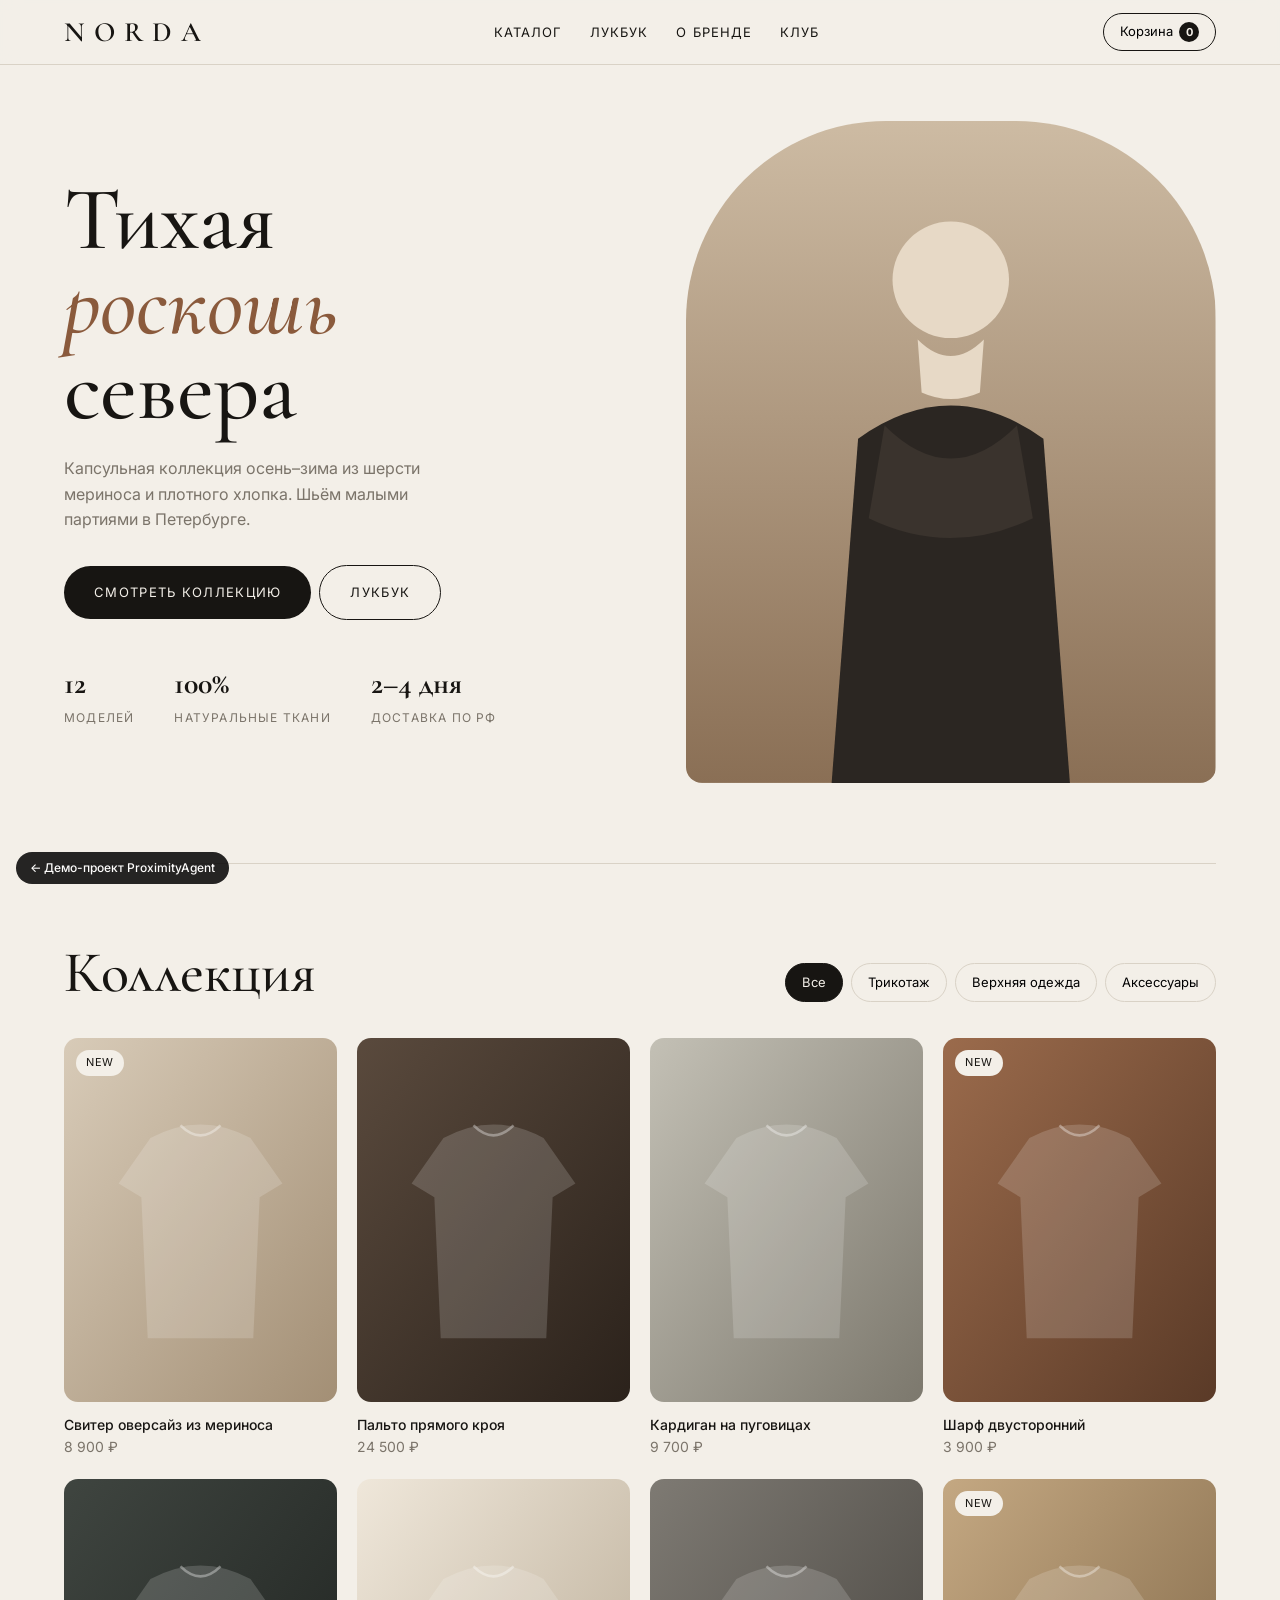
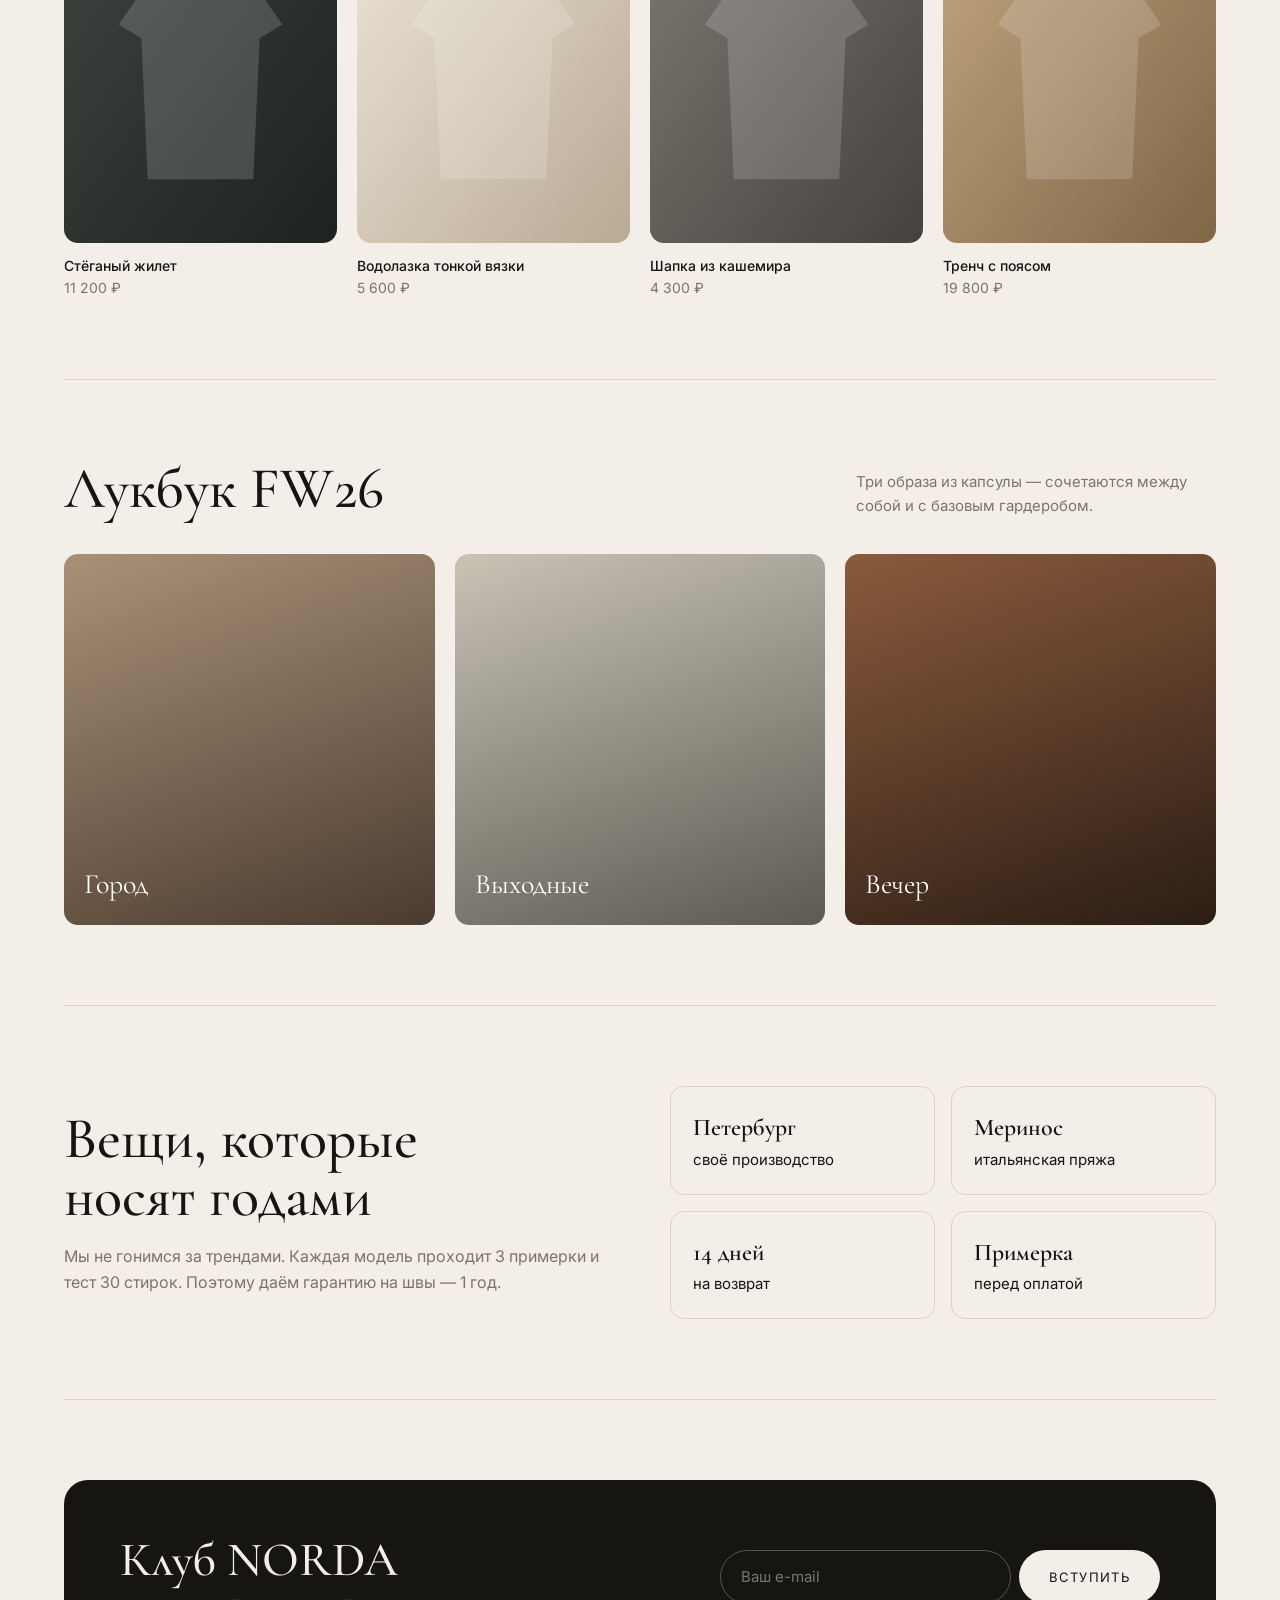
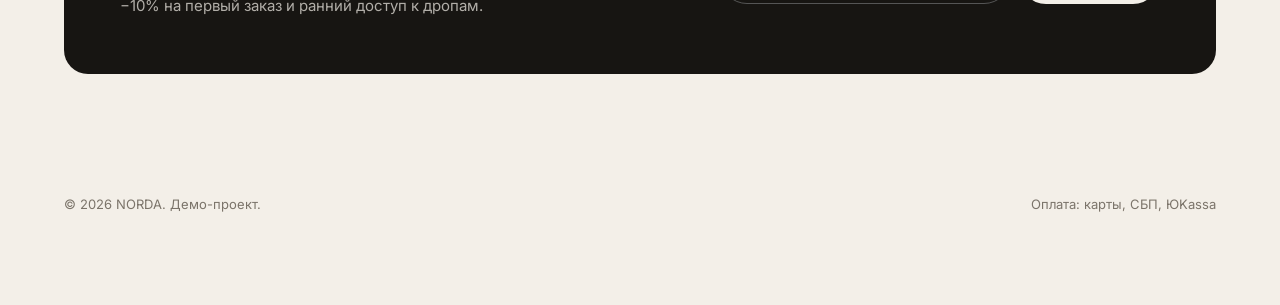
<file: cases/fashion/index.html>
<!doctype html>
<html lang="ru">
<head>
<meta charset="utf-8">
<meta name="viewport" content="width=device-width, initial-scale=1">
<title>NORDA — одежда из Петербурга</title>
<meta name="description" content="Демо-проект ProximityAgent: одностраничный магазин бренда одежды с корзиной и оплатой.">
<link rel="preconnect" href="https://fonts.googleapis.com"><link rel="preconnect" href="https://fonts.gstatic.com" crossorigin>
<link href="https://fonts.googleapis.com/css2?family=Cormorant+Garamond:ital,wght@0,500;0,600;1,500&family=Inter:wght@400;500;600&display=swap" rel="stylesheet">
<style>
:root{--bg:#f3efe8;--ink:#171512;--mut:#7b746a;--line:#d9d2c6;--acc:#8a5a3c}
*{box-sizing:border-box;margin:0;padding:0}
html{scroll-behavior:smooth}
body{background:var(--bg);color:var(--ink);font:15px/1.6 Inter,system-ui,sans-serif;overflow-x:hidden}
a{color:inherit;text-decoration:none}
.w{max-width:1200px;margin:0 auto;padding:0 24px}
.serif{font-family:"Cormorant Garamond",serif;font-weight:500}
header{position:sticky;top:0;z-index:20;background:rgba(243,239,232,.86);backdrop-filter:blur(10px);border-bottom:1px solid var(--line)}
header .w{display:flex;align-items:center;justify-content:space-between;height:64px}
.logo{font-family:"Cormorant Garamond",serif;font-size:28px;letter-spacing:.32em;font-weight:600}
nav{display:flex;gap:28px;font-size:13px;letter-spacing:.08em;text-transform:uppercase}
.cart-btn{border:1px solid var(--ink);border-radius:40px;padding:8px 16px;font-size:13px;background:none;cursor:pointer;font-family:inherit}
.cart-btn b{display:inline-grid;place-items:center;min-width:20px;height:20px;border-radius:20px;background:var(--ink);color:var(--bg);font-size:11px;margin-left:6px}
.hero{display:grid;grid-template-columns:1.1fr 1fr;gap:40px;align-items:center;padding:56px 0 80px}
.hero h1{font-size:clamp(48px,7vw,96px);line-height:.95}
.hero h1 i{color:var(--acc)}
.hero p{max-width:420px;color:var(--mut);margin:24px 0 32px;font-size:16px}
.btn{display:inline-block;background:var(--ink);color:var(--bg);padding:16px 30px;border-radius:40px;font-size:13px;letter-spacing:.1em;text-transform:uppercase;border:0;cursor:pointer;font-family:inherit}
.btn.o{background:none;color:var(--ink);border:1px solid var(--ink);margin-left:8px}
.ph{position:relative;border-radius:200px 200px 16px 16px;overflow:hidden;aspect-ratio:4/5}
.ph .fig{position:absolute;inset:0}
.tagline{display:flex;gap:40px;margin-top:40px;font-size:12px;color:var(--mut);text-transform:uppercase;letter-spacing:.1em}
.tagline b{display:block;color:var(--ink);font-family:"Cormorant Garamond",serif;font-size:30px;letter-spacing:0;text-transform:none}
.sec{padding:80px 0;border-top:1px solid var(--line)}
.sec-h{display:flex;justify-content:space-between;align-items:end;margin-bottom:36px;gap:20px;flex-wrap:wrap}
.sec-h h2{font-size:clamp(36px,5vw,58px);line-height:1}
.filters{display:flex;gap:8px;flex-wrap:wrap}
.filters button{border:1px solid var(--line);background:none;border-radius:30px;padding:8px 16px;font:inherit;font-size:13px;cursor:pointer}
.filters button.on{background:var(--ink);color:var(--bg);border-color:var(--ink)}
.grid{display:grid;grid-template-columns:repeat(4,1fr);gap:20px}
.item .im{position:relative;aspect-ratio:3/4;border-radius:14px;overflow:hidden;margin-bottom:12px}
.item .im .fig{position:absolute;inset:0;transition:transform .6s}
.item:hover .im .fig{transform:scale(1.04)}
.item .new{position:absolute;top:12px;left:12px;background:var(--bg);font-size:11px;padding:4px 10px;border-radius:20px;letter-spacing:.06em}
.item .add{position:absolute;left:12px;right:12px;bottom:12px;opacity:0;transform:translateY(8px);transition:.3s}
.item:hover .add{opacity:1;transform:none}
.sizes{display:flex;gap:6px;margin-bottom:8px}
.sizes span{flex:1;text-align:center;background:rgba(243,239,232,.92);border-radius:8px;padding:6px 0;font-size:12px;cursor:pointer}
.sizes span.on{background:var(--ink);color:var(--bg)}
.add .btn{width:100%;padding:12px}
.item h3{font-weight:500;font-size:14px}
.item .pr{color:var(--mut);font-size:14px}
.look{display:grid;grid-template-columns:1fr 1fr 1fr;gap:20px}
.look .c{aspect-ratio:1;border-radius:14px;position:relative;overflow:hidden}
.look .c span{position:absolute;left:20px;bottom:18px;font-family:"Cormorant Garamond",serif;font-size:28px;color:#fff}
.about{display:grid;grid-template-columns:1fr 1fr;gap:60px;align-items:center}
.about p{color:var(--mut);margin-top:18px;font-size:16px}
.feat{display:grid;grid-template-columns:1fr 1fr;gap:16px}
.feat div{border:1px solid var(--line);border-radius:14px;padding:22px}
.feat b{display:block;font-family:"Cormorant Garamond",serif;font-size:24px;font-weight:600}
.sub{background:var(--ink);color:var(--bg);border-radius:24px;padding:56px;display:flex;justify-content:space-between;align-items:center;gap:30px;flex-wrap:wrap}
.sub h2{font-size:clamp(32px,4vw,48px);line-height:1}
.sub form{display:flex;gap:8px;flex:1;max-width:440px}
.sub input{flex:1;border:1px solid #555;background:none;color:var(--bg);border-radius:40px;padding:14px 20px;font:inherit}
.sub .btn{background:var(--bg);color:var(--ink)}
footer{padding:40px 0 90px;color:var(--mut);font-size:13px}
footer .w{display:flex;justify-content:space-between;flex-wrap:wrap;gap:10px}
/* drawer */
.ov{position:fixed;inset:0;background:rgba(0,0,0,.35);opacity:0;pointer-events:none;transition:.3s;z-index:40}
.dr{position:fixed;top:0;right:0;bottom:0;width:min(420px,100%);background:var(--bg);z-index:41;transform:translateX(100%);transition:.4s cubic-bezier(.2,.8,.2,1);display:flex;flex-direction:column;padding:28px}
body.open .ov{opacity:1;pointer-events:auto}body.open .dr{transform:none}
.dr h3{font-family:"Cormorant Garamond",serif;font-size:34px;font-weight:500;display:flex;justify-content:space-between}
.dr h3 button{background:none;border:0;font-size:28px;cursor:pointer}
.lines{flex:1;overflow:auto;margin:20px 0}
.ln{display:grid;grid-template-columns:64px 1fr auto;gap:14px;align-items:center;padding:14px 0;border-bottom:1px solid var(--line)}
.ln .t{width:64px;height:80px;border-radius:8px;position:relative;overflow:hidden}
.ln small{color:var(--mut);display:block}
.qty{display:flex;gap:8px;align-items:center;margin-top:4px}
.qty button{width:24px;height:24px;border-radius:50%;border:1px solid var(--line);background:none;cursor:pointer}
.empty{color:var(--mut);text-align:center;margin-top:60px}
.tot{display:flex;justify-content:space-between;font-size:18px;margin-bottom:14px}
.pay{display:flex;gap:6px;justify-content:center;margin-top:12px;font-size:11px;color:var(--mut)}
.pay span{border:1px solid var(--line);border-radius:6px;padding:3px 8px}
.toast{position:fixed;left:50%;bottom:30px;transform:translate(-50%,40px);opacity:0;background:var(--ink);color:var(--bg);padding:12px 22px;border-radius:30px;font-size:14px;transition:.3s;z-index:50}
.toast.on{opacity:1;transform:translate(-50%,0)}
.demo{position:fixed;left:16px;bottom:16px;z-index:60;background:#000;color:#fff;font:500 12px/1 Inter,sans-serif;padding:10px 14px;border-radius:30px;opacity:.85}
@media(max-width:900px){nav{display:none}.hero,.about{grid-template-columns:1fr}.grid{grid-template-columns:1fr 1fr}.look{grid-template-columns:1fr}.sub{padding:32px}.sub form{flex-direction:column;max-width:none;width:100%}.btn.o{margin:10px 0 0}.item .add{opacity:1;transform:none}}
</style>
</head>
<body>
<header><div class="w">
  <a class="logo" href="#">NORDA</a>
  <nav><a href="#shop">Каталог</a><a href="#look">Лукбук</a><a href="#about">О бренде</a><a href="#sub">Клуб</a></nav>
  <button class="cart-btn" id="cartBtn">Корзина<b id="cnt">0</b></button>
</div></header>

<main class="w">
  <section class="hero">
    <div>
      <h1 class="serif">Тихая<br><i>роскошь</i><br>севера</h1>
      <p>Капсульная коллекция осень–зима из шерсти мериноса и плотного хлопка. Шьём малыми партиями в Петербурге.</p>
      <a class="btn" href="#shop">Смотреть коллекцию</a><a class="btn o" href="#look">Лукбук</a>
      <div class="tagline"><div><b>12</b>моделей</div><div><b>100%</b>натуральные ткани</div><div><b>2–4 дня</b>доставка по РФ</div></div>
    </div>
    <div class="ph"><svg class="fig" viewBox="0 0 400 500" preserveAspectRatio="xMidYMid slice"><defs><linearGradient id="hg" x1="0" y1="0" x2="0" y2="1"><stop offset="0" stop-color="#cdbba3"/><stop offset="1" stop-color="#8a6f55"/></linearGradient></defs><rect width="400" height="500" fill="url(#hg)"/><circle cx="200" cy="120" r="44" fill="#e7d9c6"/><path d="M110 500 L130 240 Q200 190 270 240 L290 500Z" fill="#2b2622"/><path d="M150 230 Q200 280 250 230 L262 300 Q200 330 138 300Z" fill="#3a332d"/><path d="M175 165 Q200 190 225 165 L222 205 Q200 215 178 205Z" fill="#e7d9c6"/></svg></div>
  </section>

  <section class="sec" id="shop">
    <div class="sec-h"><h2 class="serif">Коллекция</h2>
      <div class="filters" id="filters"><button class="on" data-f="all">Все</button><button data-f="knit">Трикотаж</button><button data-f="outer">Верхняя одежда</button><button data-f="acc">Аксессуары</button></div></div>
    <div class="grid" id="grid"></div>
  </section>

  <section class="sec" id="look">
    <div class="sec-h"><h2 class="serif">Лукбук FW26</h2><p style="color:var(--mut);max-width:360px">Три образа из капсулы — сочетаются между собой и с базовым гардеробом.</p></div>
    <div class="look">
      <div class="c" style="background:linear-gradient(160deg,#a99178,#4b3b2f)"><span>Город</span></div>
      <div class="c" style="background:linear-gradient(160deg,#c9c3b6,#5c5a52)"><span>Выходные</span></div>
      <div class="c" style="background:linear-gradient(160deg,#8a5a3c,#2b1d14)"><span>Вечер</span></div>
    </div>
  </section>

  <section class="sec about" id="about">
    <div><h2 class="serif" style="font-size:clamp(36px,5vw,58px);line-height:1">Вещи, которые<br>носят годами</h2>
    <p>Мы не гонимся за трендами. Каждая модель проходит 3 примерки и тест 30 стирок. Поэтому даём гарантию на швы — 1 год.</p></div>
    <div class="feat"><div><b>Петербург</b>своё производство</div><div><b>Меринос</b>итальянская пряжа</div><div><b>14 дней</b>на возврат</div><div><b>Примерка</b>перед оплатой</div></div>
  </section>

  <section class="sec" id="sub">
    <div class="sub"><div><h2 class="serif">Клуб NORDA</h2><p style="opacity:.7;margin-top:10px">−10% на первый заказ и ранний доступ к дропам.</p></div>
    <form id="subf"><input type="email" required placeholder="Ваш e-mail"><button class="btn">Вступить</button></form></div>
  </section>
</main>
<footer><div class="w"><span>© 2026 NORDA. Демо-проект.</span><span>Оплата: карты, СБП, ЮKassa</span></div></footer>

<div class="ov" id="ov"></div>
<aside class="dr" aria-label="Корзина">
  <h3>Корзина <button id="xbtn" aria-label="Закрыть">×</button></h3>
  <div class="lines" id="lines"></div>
  <div class="tot"><span>Итого</span><b id="sum">0 ₽</b></div>
  <button class="btn" id="checkout" style="width:100%">Оформить заказ</button>
  <div class="pay"><span>СБП</span><span>Мир</span><span>Visa</span><span>ЮKassa</span></div>
</aside>
<div class="toast" id="toast"></div>
<a class="demo" href="../../#cases">← Демо-проект ProximityAgent</a>

<script>
const P=[
 {id:1,n:"Свитер оверсайз из мериноса",p:8900,c:"knit",g:["#d8cbb8","#a38f75"],nw:1},
 {id:2,n:"Пальто прямого кроя",p:24500,c:"outer",g:["#5a4a3d","#2b221b"]},
 {id:3,n:"Кардиган на пуговицах",p:9700,c:"knit",g:["#c3c0b5","#7c786d"]},
 {id:4,n:"Шарф двусторонний",p:3900,c:"acc",g:["#9b6b4c","#5a3a27"],nw:1},
 {id:5,n:"Стёганый жилет",p:11200,c:"outer",g:["#3f4540","#1e221f"]},
 {id:6,n:"Водолазка тонкой вязки",p:5600,c:"knit",g:["#efe7da","#b8aa94"]},
 {id:7,n:"Шапка из кашемира",p:4300,c:"acc",g:["#7e7a73","#45423d"]},
 {id:8,n:"Тренч с поясом",p:19800,c:"outer",g:["#c4a882","#7f6646"],nw:1}];
const rub=n=>n.toLocaleString("ru-RU")+" ₽";
const fig=(g,k)=>`<svg class="fig" viewBox="0 0 300 400" preserveAspectRatio="xMidYMid slice"><defs><linearGradient id="g${k}" x1="0" y1="0" x2="1" y2="1"><stop offset="0" stop-color="${g[0]}"/><stop offset="1" stop-color="${g[1]}"/></linearGradient></defs><rect width="300" height="400" fill="url(#g${k})"/><path d="M95 110 Q150 80 205 110 L240 160 L215 175 L208 330 L92 330 L85 175 L60 160Z" fill="rgba(255,255,255,.16)"/><path d="M128 96 Q150 118 172 96" stroke="rgba(255,255,255,.35)" stroke-width="3" fill="none"/></svg>`;
const cart={};let f="all";
function draw(){grid.innerHTML=P.filter(x=>f=="all"||x.c==f).map(x=>`<div class="item"><div class="im">${fig(x.g,x.id)}${x.nw?'<span class="new">NEW</span>':""}<div class="add"><div class="sizes">${["XS","S","M","L"].map((s,i)=>`<span class="${i==1?"on":""}">${s}</span>`).join("")}</div><button class="btn" data-id="${x.id}">В корзину</button></div></div><h3>${x.n}</h3><div class="pr">${rub(x.p)}</div></div>`).join("")}
function render(){const ids=Object.keys(cart);let s=0,c=0;lines.innerHTML=ids.length?ids.map(k=>{const x=P.find(p=>p.id==k.split("-")[0]),q=cart[k];s+=x.p*q;c+=q;return`<div class="ln"><div class="t">${fig(x.g,"c"+k)}</div><div>${x.n}<small>Размер ${k.split("-")[1]} · ${rub(x.p)}</small><div class="qty"><button data-k="${k}" data-d="-1">−</button>${q}<button data-k="${k}" data-d="1">+</button></div></div><b>${rub(x.p*q)}</b></div>`}).join(""):'<p class="empty">Корзина пуста</p>';sum.textContent=rub(s);cnt.textContent=c}
const toastF=t=>{toast.textContent=t;toast.classList.add("on");setTimeout(()=>toast.classList.remove("on"),1800)};
grid.onclick=e=>{const sz=e.target.closest(".sizes span");if(sz){sz.parentNode.querySelectorAll("span").forEach(s=>s.classList.remove("on"));sz.classList.add("on");return}
 const b=e.target.closest("[data-id]");if(!b)return;const size=b.parentNode.querySelector(".sizes .on").textContent,k=b.dataset.id+"-"+size;cart[k]=(cart[k]||0)+1;render();toastF("Добавлено в корзину")};
filters.onclick=e=>{const b=e.target.closest("button");if(!b)return;filters.querySelectorAll("button").forEach(x=>x.classList.toggle("on",x==b));f=b.dataset.f;draw()};
lines.onclick=e=>{const b=e.target.closest("[data-k]");if(!b)return;cart[b.dataset.k]+=+b.dataset.d;if(cart[b.dataset.k]<=0)delete cart[b.dataset.k];render()};
cartBtn.onclick=()=>document.body.classList.add("open");ov.onclick=xbtn.onclick=()=>document.body.classList.remove("open");
checkout.onclick=()=>{if(!Object.keys(cart).length)return toastF("Добавьте товары");toastF("Демо: здесь откроется оплата ЮKassa / СБП")};
subf.onsubmit=e=>{e.preventDefault();subf.reset();toastF("Промокод отправлен на почту")};
draw();render();
</script>
</body>
</html>
</file>
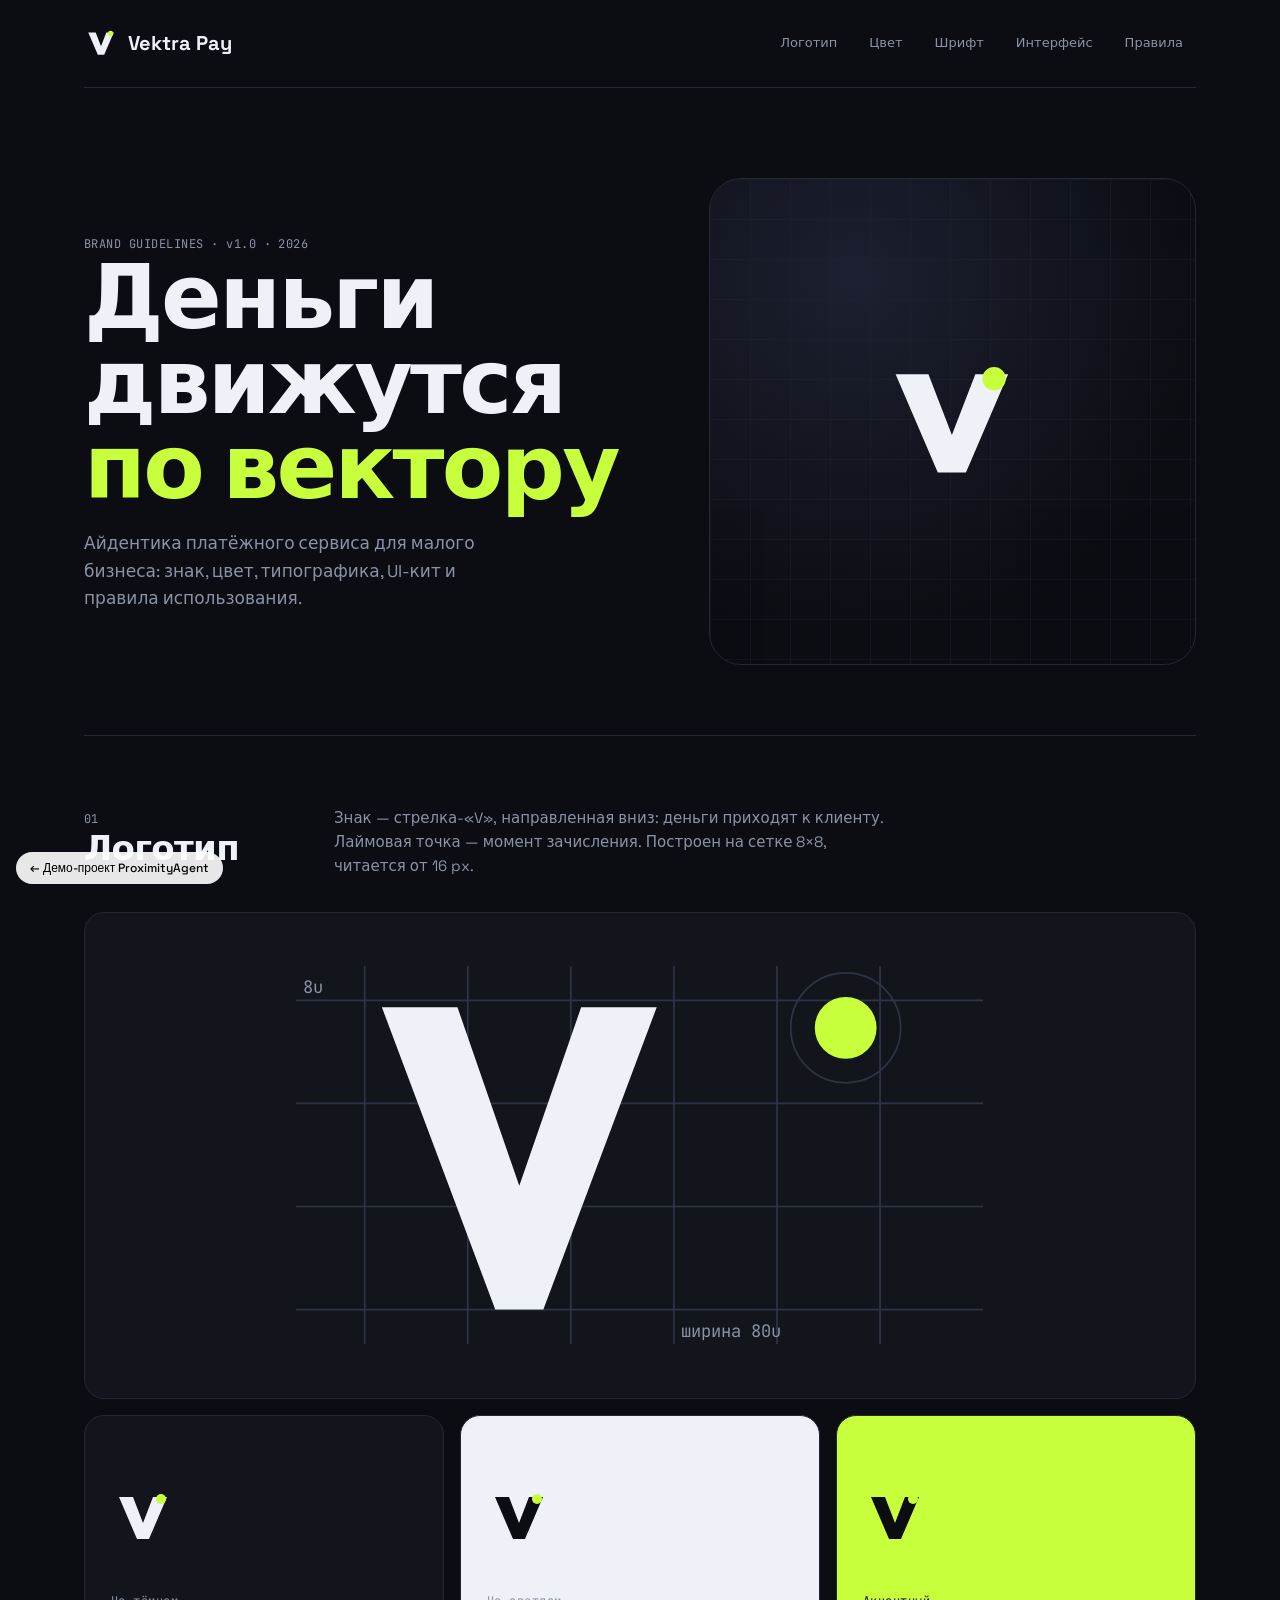
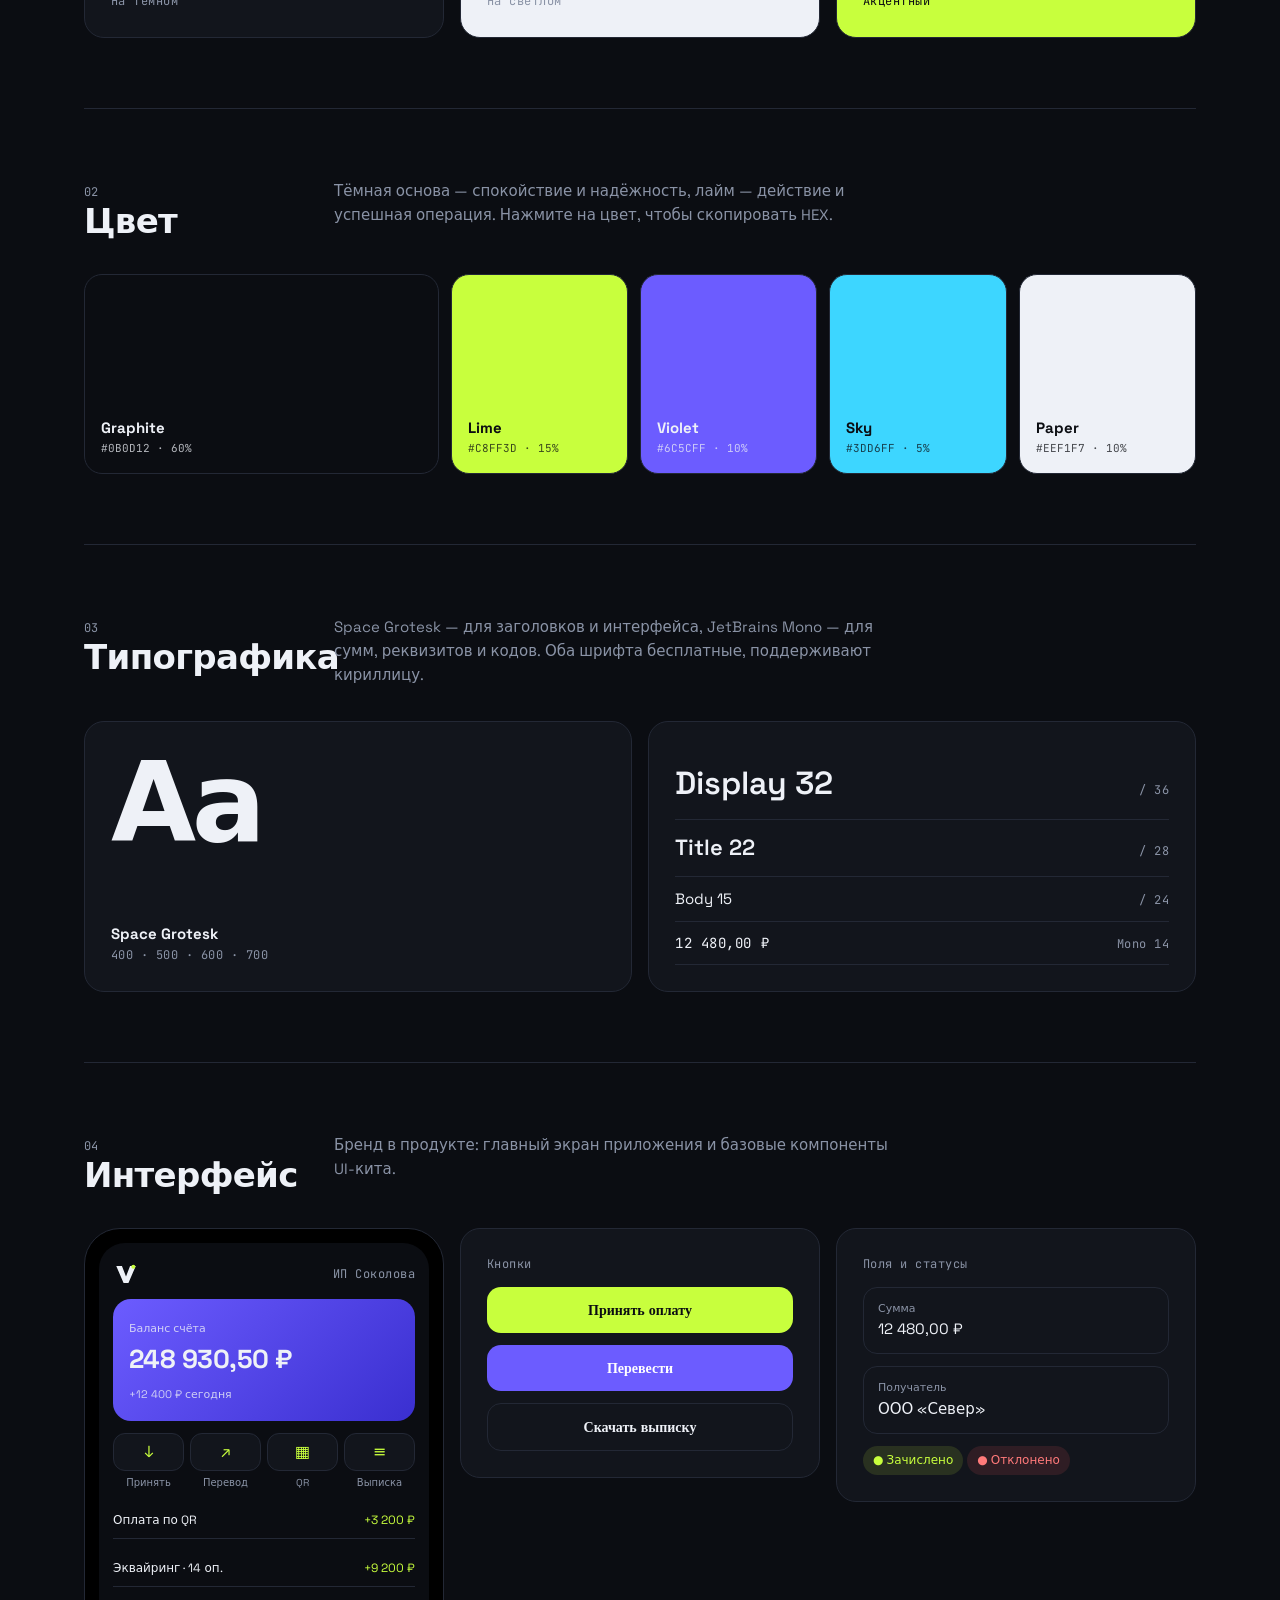
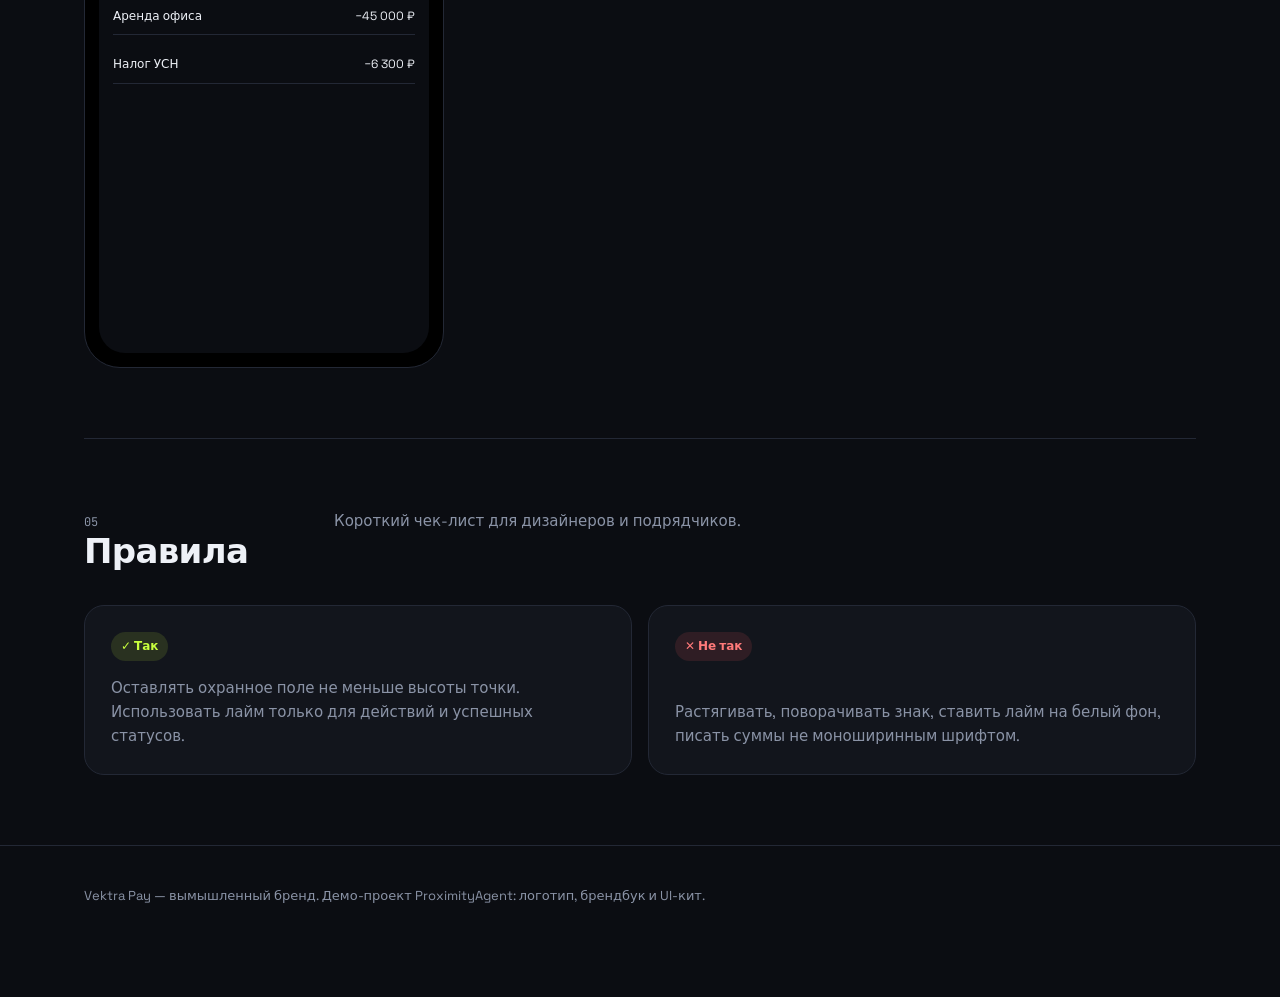
<file: cases/fintech-brand/index.html>
<!doctype html>
<html lang="ru">
<head>
<meta charset="utf-8">
<meta name="viewport" content="width=device-width, initial-scale=1">
<title>Vektra Pay — брендбук</title>
<meta name="description" content="Демо-проект ProximityAgent: айдентика и брендбук FinTech-сервиса.">
<link rel="preconnect" href="https://fonts.googleapis.com"><link rel="preconnect" href="https://fonts.gstatic.com" crossorigin>
<link href="https://fonts.googleapis.com/css2?family=Space+Grotesk:wght@400;500;600;700&family=JetBrains+Mono:wght@400;500&display=swap" rel="stylesheet">
<style>
:root{--bg:#0b0d12;--card:#12151c;--line:#232835;--ink:#eef1f7;--mut:#8a93a6;--lime:#c8ff3d;--violet:#6c5cff;--sky:#3dd6ff}
*{box-sizing:border-box;margin:0;padding:0}
body{background:var(--bg);color:var(--ink);font:15px/1.6 "Space Grotesk",system-ui,sans-serif;overflow-x:hidden}
.w{max-width:1160px;margin:0 auto;padding:0 24px}
.mono{font-family:"JetBrains Mono",monospace;font-size:12px;color:var(--mut);letter-spacing:.04em}
header{display:flex;justify-content:space-between;align-items:center;padding:26px 0;border-bottom:1px solid var(--line)}
.lg{display:flex;align-items:center;gap:10px;font-weight:700;font-size:20px}
.mark{width:34px;height:34px}
nav{display:flex;gap:6px}
nav a{color:var(--mut);text-decoration:none;font-size:13px;padding:6px 12px;border-radius:20px;border:1px solid transparent}
nav a:hover{border-color:var(--line);color:var(--ink)}
.cover{padding:90px 0 70px;display:grid;grid-template-columns:1.2fr 1fr;gap:40px;align-items:center}
.cover h1{font-size:clamp(46px,7vw,92px);line-height:.95;letter-spacing:-.03em}
.cover h1 span{color:var(--lime)}
.cover p{color:var(--mut);max-width:440px;margin-top:20px;font-size:17px}
.big-mark{aspect-ratio:1;border-radius:32px;background:radial-gradient(circle at 30% 20%,#1c2030,#0b0d12 70%);border:1px solid var(--line);display:grid;place-items:center;position:relative;overflow:hidden}
.big-mark svg{width:56%}
.big-mark .grid{position:absolute;inset:0;background-image:linear-gradient(var(--line) 1px,transparent 1px),linear-gradient(90deg,var(--line) 1px,transparent 1px);background-size:40px 40px;opacity:.35}
section{padding:70px 0;border-top:1px solid var(--line)}
.sh{display:grid;grid-template-columns:220px 1fr;gap:30px;margin-bottom:34px}
.sh h2{font-size:34px;letter-spacing:-.02em;line-height:1.1}
.sh p{color:var(--mut);max-width:560px}
.cards{display:grid;grid-template-columns:repeat(3,1fr);gap:16px}
.c{background:var(--card);border:1px solid var(--line);border-radius:20px;padding:26px;min-height:200px;display:flex;flex-direction:column;justify-content:space-between}
.c.lt{background:#eef1f7;color:#0b0d12}
.c.lm{background:var(--lime);color:#0b0d12}
.c svg{width:64px}
.constr{position:relative;aspect-ratio:16/7;background:var(--card);border:1px solid var(--line);border-radius:20px;display:grid;place-items:center;overflow:hidden}
.constr svg{height:78%}
.sw{display:grid;grid-template-columns:2fr 1fr 1fr 1fr 1fr;gap:12px}
.sw div{border-radius:18px;height:200px;padding:16px;display:flex;flex-direction:column;justify-content:flex-end;cursor:pointer;transition:transform .2s;border:1px solid var(--line)}
.sw div:hover{transform:translateY(-4px)}
.sw b{font-size:15px}.sw small{font-family:"JetBrains Mono",monospace;font-size:11px;opacity:.75}
.type{display:grid;grid-template-columns:1fr 1fr;gap:16px}
.type .c{min-height:260px}
.aa{font-size:110px;line-height:1;font-weight:600;letter-spacing:-.04em}
.scale div{display:flex;justify-content:space-between;align-items:baseline;border-bottom:1px solid var(--line);padding:10px 0}
.ui{display:grid;grid-template-columns:1fr 1fr 1fr;gap:16px;align-items:start}
.phone{background:#000;border:1px solid var(--line);border-radius:36px;padding:14px;aspect-ratio:9/18.5}
.scr{background:var(--bg);border-radius:26px;height:100%;padding:18px 14px;display:flex;flex-direction:column;gap:12px;overflow:hidden}
.bal{background:linear-gradient(135deg,var(--violet),#3a2fd0);border-radius:18px;padding:16px}
.bal small{opacity:.8;font-size:11px}.bal b{display:block;font-size:26px;letter-spacing:-.02em}
.acts{display:grid;grid-template-columns:repeat(4,1fr);gap:6px;text-align:center;font-size:10px;color:var(--mut)}
.acts i{display:grid;place-items:center;height:38px;border-radius:12px;background:var(--card);border:1px solid var(--line);margin-bottom:4px;font-style:normal;color:var(--lime);font-size:16px}
.tx{display:flex;justify-content:space-between;font-size:12px;padding:8px 0;border-bottom:1px solid var(--line)}
.tx em{font-style:normal;color:var(--lime)}
.comp{display:flex;flex-direction:column;gap:12px}
.btn{border:0;border-radius:14px;padding:14px 18px;font:600 14px "Space Grotesk";cursor:pointer;text-align:center}
.b1{background:var(--lime);color:#0b0d12}.b2{background:var(--violet);color:#fff}.b3{background:none;border:1px solid var(--line);color:var(--ink)}
.inp{background:var(--card);border:1px solid var(--line);border-radius:14px;padding:12px 14px}
.inp small{display:block;color:var(--mut);font-size:11px}
.chip{display:inline-flex;gap:6px;align-items:center;font-size:12px;padding:5px 10px;border-radius:20px;background:rgba(200,255,61,.12);color:var(--lime)}
.chip.r{background:rgba(255,92,92,.12);color:#ff7a7a}
.do{display:grid;grid-template-columns:1fr 1fr;gap:16px}
.do .c{min-height:170px}
.do h4{display:flex;gap:8px;align-items:center;font-size:15px}
.copy{position:fixed;left:50%;bottom:24px;transform:translateX(-50%);background:var(--lime);color:#000;padding:10px 18px;border-radius:30px;font-size:13px;opacity:0;transition:.25s;pointer-events:none}
.copy.on{opacity:1}
footer{padding:40px 0 90px;color:var(--mut);font-size:13px;border-top:1px solid var(--line)}
.demo{position:fixed;left:16px;bottom:16px;z-index:60;background:#fff;color:#000;font:500 12px/1 "Space Grotesk",sans-serif;padding:10px 14px;border-radius:30px;text-decoration:none;opacity:.9}
@media(max-width:860px){nav{display:none}.cover,.sh,.type,.do{grid-template-columns:1fr}.cards,.ui{grid-template-columns:1fr}.sw{grid-template-columns:1fr 1fr}.sw div:first-child{grid-column:span 2}.aa{font-size:80px}}
</style>
</head>
<body>
<svg width="0" height="0" style="position:absolute"><defs>
<symbol id="vk" viewBox="0 0 64 64"><path d="M8 12h14l10 26 10-26h14L38 54H26Z" fill="currentColor"/><circle cx="50" cy="14" r="5" fill="#c8ff3d"/></symbol>
</defs></svg>
<div class="w">
<header><div class="lg"><svg class="mark" style="color:#eef1f7"><use href="#vk"/></svg>Vektra Pay</div>
<nav><a href="#logo">Логотип</a><a href="#color">Цвет</a><a href="#type">Шрифт</a><a href="#ui">Интерфейс</a><a href="#rules">Правила</a></nav></header>

<div class="cover">
  <div><span class="mono">BRAND GUIDELINES · v1.0 · 2026</span>
  <h1>Деньги<br>движутся<br><span>по вектору</span></h1>
  <p>Айдентика платёжного сервиса для малого бизнеса: знак, цвет, типографика, UI-кит и правила использования.</p></div>
  <div class="big-mark"><div class="grid"></div><svg style="color:#eef1f7;position:relative"><use href="#vk"/></svg></div>
</div>

<section id="logo">
  <div class="sh"><div><span class="mono">01</span><h2>Логотип</h2></div><p>Знак — стрелка-«V», направленная вниз: деньги приходят к клиенту. Лаймовая точка — момент зачисления. Построен на сетке 8×8, читается от 16 px.</p></div>
  <div class="constr"><svg viewBox="0 0 200 110"><g stroke="#2d3446" stroke-width=".5" fill="none"><path d="M0 10H200M0 40H200M0 70H200M0 100H200M20 0V110M50 0V110M80 0V110M110 0V110M140 0V110M170 0V110"/><circle cx="160" cy="18" r="16"/></g><path d="M25 12h22l18 52 18-52h22L72 100H58Z" fill="#eef1f7"/><circle cx="160" cy="18" r="9" fill="#c8ff3d"/><g font-family="JetBrains Mono" font-size="5" fill="#8a93a6"><text x="2" y="8">8u</text><text x="112" y="108">ширина 80u</text></g></svg></div>
  <div class="cards" style="margin-top:16px">
    <div class="c"><svg style="color:#eef1f7"><use href="#vk"/></svg><span class="mono">На тёмном</span></div>
    <div class="c lt"><svg style="color:#0b0d12"><use href="#vk"/></svg><span class="mono">На светлом</span></div>
    <div class="c lm"><svg style="color:#0b0d12"><use href="#vk"/></svg><span class="mono" style="color:#0b0d12">Акцентный</span></div>
  </div>
</section>

<section id="color">
  <div class="sh"><div><span class="mono">02</span><h2>Цвет</h2></div><p>Тёмная основа — спокойствие и надёжность, лайм — действие и успешная операция. Нажмите на цвет, чтобы скопировать HEX.</p></div>
  <div class="sw" id="sw">
    <div style="background:#0b0d12" data-h="#0B0D12"><b>Graphite</b><small>#0B0D12 · 60%</small></div>
    <div style="background:#c8ff3d;color:#0b0d12" data-h="#C8FF3D"><b>Lime</b><small>#C8FF3D · 15%</small></div>
    <div style="background:#6c5cff" data-h="#6C5CFF"><b>Violet</b><small>#6C5CFF · 10%</small></div>
    <div style="background:#3dd6ff;color:#0b0d12" data-h="#3DD6FF"><b>Sky</b><small>#3DD6FF · 5%</small></div>
    <div style="background:#eef1f7;color:#0b0d12" data-h="#EEF1F7"><b>Paper</b><small>#EEF1F7 · 10%</small></div>
  </div>
</section>

<section id="type">
  <div class="sh"><div><span class="mono">03</span><h2>Типографика</h2></div><p>Space Grotesk — для заголовков и интерфейса, JetBrains Mono — для сумм, реквизитов и кодов. Оба шрифта бесплатные, поддерживают кириллицу.</p></div>
  <div class="type">
    <div class="c"><div class="aa">Аа</div><div><b>Space Grotesk</b><div class="mono">400 · 500 · 600 · 700</div></div></div>
    <div class="c scale">
      <div><span style="font-size:32px;font-weight:600">Display 32</span><span class="mono">/ 36</span></div>
      <div><span style="font-size:22px;font-weight:600">Title 22</span><span class="mono">/ 28</span></div>
      <div><span style="font-size:15px">Body 15</span><span class="mono">/ 24</span></div>
      <div><span class="mono" style="font-size:14px;color:var(--ink)">12 480,00 ₽</span><span class="mono">Mono 14</span></div>
    </div>
  </div>
</section>

<section id="ui">
  <div class="sh"><div><span class="mono">04</span><h2>Интерфейс</h2></div><p>Бренд в продукте: главный экран приложения и базовые компоненты UI-кита.</p></div>
  <div class="ui">
    <div class="phone"><div class="scr">
      <div style="display:flex;justify-content:space-between;align-items:center"><svg style="width:26px;height:26px;color:#eef1f7"><use href="#vk"/></svg><span class="mono">ИП Соколова</span></div>
      <div class="bal"><small>Баланс счёта</small><b>248 930,50 ₽</b><small>+12 400 ₽ сегодня</small></div>
      <div class="acts"><div><i>↓</i>Принять</div><div><i>↗</i>Перевод</div><div><i>▦</i>QR</div><div><i>≡</i>Выписка</div></div>
      <div class="tx"><span>Оплата по QR</span><em>+3 200 ₽</em></div>
      <div class="tx"><span>Эквайринг · 14 оп.</span><em>+9 200 ₽</em></div>
      <div class="tx"><span>Аренда офиса</span><span>−45 000 ₽</span></div>
      <div class="tx"><span>Налог УСН</span><span>−6 300 ₽</span></div>
    </div></div>
    <div class="c comp">
      <span class="mono">Кнопки</span>
      <button class="btn b1">Принять оплату</button><button class="btn b2">Перевести</button><button class="btn b3">Скачать выписку</button>
    </div>
    <div class="c comp">
      <span class="mono">Поля и статусы</span>
      <div class="inp"><small>Сумма</small>12 480,00 ₽</div>
      <div class="inp"><small>Получатель</small>ООО «Север»</div>
      <div><span class="chip">● Зачислено</span> <span class="chip r">● Отклонено</span></div>
    </div>
  </div>
</section>

<section id="rules">
  <div class="sh"><div><span class="mono">05</span><h2>Правила</h2></div><p>Короткий чек-лист для дизайнеров и подрядчиков.</p></div>
  <div class="do">
    <div class="c"><h4><span class="chip">✓ Так</span></h4><p style="color:var(--mut)">Оставлять охранное поле не меньше высоты точки. Использовать лайм только для действий и успешных статусов.</p></div>
    <div class="c"><h4><span class="chip r">✕ Не так</span></h4><p style="color:var(--mut)">Растягивать, поворачивать знак, ставить лайм на белый фон, писать суммы не моноширинным шрифтом.</p></div>
  </div>
</section>
</div>
<footer><div class="w">Vektra Pay — вымышленный бренд. Демо-проект ProximityAgent: логотип, брендбук и UI-кит.</div></footer>
<div class="copy" id="cp">Скопировано</div>
<a class="demo" href="../../#cases">← Демо-проект ProximityAgent</a>
<script>
document.getElementById("sw").onclick=e=>{const d=e.target.closest("[data-h]");if(!d)return;navigator.clipboard?.writeText(d.dataset.h).catch(()=>{});cp.textContent="Скопировано "+d.dataset.h;cp.classList.add("on");setTimeout(()=>cp.classList.remove("on"),1400)};
</script>
</body>
</html>
</file>
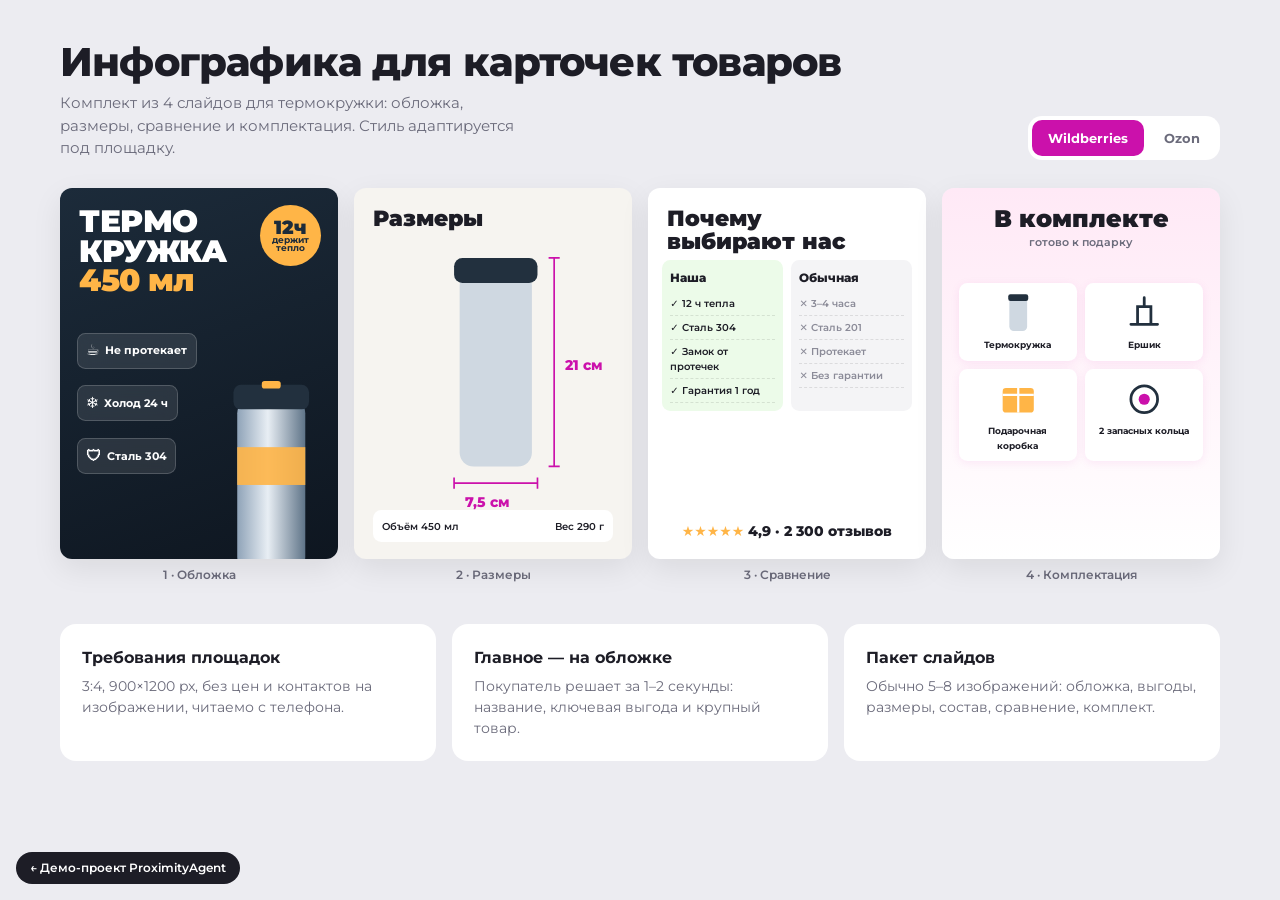
<file: cases/marketplace/index.html>
<!doctype html>
<html lang="ru">
<head>
<meta charset="utf-8">
<meta name="viewport" content="width=device-width, initial-scale=1">
<title>Инфографика для Wildberries и Ozon</title>
<meta name="description" content="Демо-проект ProximityAgent: инфографика для карточек товаров на маркетплейсах.">
<link rel="preconnect" href="https://fonts.googleapis.com"><link rel="preconnect" href="https://fonts.gstatic.com" crossorigin>
<link href="https://fonts.googleapis.com/css2?family=Montserrat:wght@500;600;700;800;900&display=swap" rel="stylesheet">
<style>
*{box-sizing:border-box;margin:0;padding:0}
body{background:#ececf1;font:15px/1.5 Montserrat,system-ui,sans-serif;color:#1d1d26;overflow-x:hidden}
.w{max-width:1200px;margin:0 auto;padding:40px 20px 90px}
.head{display:flex;justify-content:space-between;align-items:end;gap:20px;flex-wrap:wrap;margin-bottom:28px}
.head h1{font-size:clamp(26px,3.6vw,40px);font-weight:800;letter-spacing:-.02em;line-height:1.1}
.head p{color:#6b6b7b;max-width:460px;margin-top:8px}
.tabs{display:flex;background:#fff;border-radius:14px;padding:4px;gap:4px}
.tabs button{border:0;background:none;padding:10px 16px;border-radius:10px;font:700 13px Montserrat;cursor:pointer;color:#6b6b7b}
.tabs button.on{background:#cb11ab;color:#fff}
.tabs button.oz.on{background:#005bff}
.set{display:grid;grid-template-columns:repeat(4,1fr);gap:16px}
.card{aspect-ratio:3/4;border-radius:12px;overflow:hidden;position:relative;container-type:inline-size;box-shadow:0 10px 30px rgba(0,0,0,.08);background:#fff}
.lab{text-align:center;font-size:12px;color:#6b6b7b;margin-top:8px;font-weight:600}
/* product 1: thermos */
.c1{background:linear-gradient(160deg,#1c2b3a,#0e1620);color:#fff}
.c1 h2{position:absolute;left:7cqw;top:7cqw;font-size:11cqw;font-weight:900;line-height:.95;letter-spacing:-.02em}
.c1 h2 span{color:#ffb547}
.badge{position:absolute;right:6cqw;top:6cqw;width:22cqw;height:22cqw;border-radius:50%;background:#ffb547;color:#1c2b3a;display:grid;place-items:center;text-align:center;font-weight:900;font-size:7cqw;line-height:.9}
.badge small{font-size:3.2cqw;font-weight:700;display:block}
.thermo{position:absolute;right:7cqw;bottom:-4cqw;width:34cqw}
.ft{position:absolute;z-index:2;display:flex;align-items:center;gap:2cqw;font-weight:700;font-size:4cqw;background:rgba(255,255,255,.1);backdrop-filter:blur(6px);border:1px solid rgba(255,255,255,.18);border-radius:3cqw;padding:2cqw 3cqw}
.ft i{font-style:normal;font-size:5.5cqw}
/* product 2: sizes */
.c2{background:#f6f4f0}
.c2 h3{position:absolute;left:7cqw;top:7cqw;font-size:8cqw;font-weight:900;line-height:1}
.dim{position:absolute;font-weight:800;font-size:5cqw;color:#cb11ab}
.c2 .note{position:absolute;left:7cqw;right:7cqw;bottom:6cqw;background:#fff;border-radius:3cqw;padding:3cqw;font-size:3.6cqw;font-weight:600;display:flex;justify-content:space-between}
/* product 3: compare */
.c3{background:#fff}
.c3 h3{font-size:8cqw;font-weight:900;padding:7cqw 7cqw 3cqw;line-height:1}
.cmp{display:grid;grid-template-columns:1fr 1fr;margin:0 5cqw;gap:3cqw}
.cmp div{border-radius:3cqw;padding:3cqw;font-size:3.6cqw;font-weight:600}
.cmp .us{background:#ecfbe9}.cmp .them{background:#f4f4f6;color:#8b8b98}
.cmp b{display:block;font-size:4.4cqw;margin-bottom:2cqw;font-weight:800;color:#1d1d26}
.cmp p{padding:1.4cqw 0;border-bottom:1px dashed rgba(0,0,0,.1)}
.c3 .stars{position:absolute;left:0;right:0;bottom:6cqw;text-align:center;font-weight:800;font-size:5cqw}
.c3 .stars span{color:#ffb547}
/* product 4: set */
.c4{background:linear-gradient(180deg,#ffe9f6,#fff)}
.c4 h3{position:absolute;left:0;right:0;top:7cqw;text-align:center;font-size:8.5cqw;font-weight:900;line-height:1}
.c4 h3 small{display:block;font-size:4cqw;font-weight:600;color:#6b6b7b;margin-top:2cqw}
.items{position:absolute;left:6cqw;right:6cqw;top:34cqw;display:grid;grid-template-columns:1fr 1fr;gap:3cqw}
.items div{background:#fff;border-radius:3cqw;padding:3cqw;text-align:center;font-size:3.4cqw;font-weight:700;box-shadow:0 2px 10px rgba(203,17,171,.08)}
.items svg{width:16cqw;height:16cqw;display:block;margin:0 auto 1cqw}
.oz .c1 .badge,.ozm .badge{background:#005bff;color:#fff}
.ozm .dim{color:#005bff}
.ozm .c4{background:linear-gradient(180deg,#e6efff,#fff)}
.tips{display:grid;grid-template-columns:repeat(3,1fr);gap:16px;margin-top:40px}
.tips div{background:#fff;border-radius:16px;padding:22px}
.tips b{display:block;font-size:16px;margin-bottom:6px}
.tips p{color:#6b6b7b;font-size:14px}
.demo{position:fixed;left:16px;bottom:16px;z-index:60;background:#1d1d26;color:#fff;font:600 12px/1 Montserrat,sans-serif;padding:10px 14px;border-radius:30px;text-decoration:none}
@media(max-width:900px){.set{grid-template-columns:1fr 1fr}.tips{grid-template-columns:1fr}}
</style>
</head>
<body>
<div class="w">
  <div class="head"><div><h1>Инфографика для карточек товаров</h1><p>Комплект из 4 слайдов для термокружки: обложка, размеры, сравнение и комплектация. Стиль адаптируется под площадку.</p></div>
  <div class="tabs" id="tabs"><button class="on" data-m="wb">Wildberries</button><button class="oz" data-m="oz">Ozon</button></div></div>
  <div class="set" id="set">
    <div><div class="card c1">
      <h2>ТЕРМО<br>КРУЖКА<br><span>450 мл</span></h2>
      <div class="badge"><div>12ч<small>держит тепло</small></div></div>
      <div class="ft" style="left:6cqw;top:52cqw"><i>☕</i>Не протекает</div>
      <div class="ft" style="left:6cqw;top:71cqw"><i>❄</i>Холод 24 ч</div>
      <div class="ft" style="left:6cqw;top:90cqw"><i>🛡</i>Сталь 304</div>
      <svg class="thermo" viewBox="0 0 100 200"><defs><linearGradient id="m" x1="0" x2="1"><stop offset="0" stop-color="#8fa3b8"/><stop offset=".45" stop-color="#e8eef4"/><stop offset="1" stop-color="#5f7488"/></linearGradient></defs><rect x="14" y="20" width="72" height="180" rx="14" fill="url(#m)"/><rect x="10" y="4" width="80" height="26" rx="8" fill="#22303e"/><rect x="40" y="0" width="20" height="8" rx="3" fill="#ffb547"/><rect x="14" y="70" width="72" height="40" fill="#ffb547" opacity=".9"/></svg>
    </div><div class="lab">1 · Обложка</div></div>

    <div><div class="card c2">
      <h3>Размеры</h3>
      <svg viewBox="0 0 100 133" style="position:absolute;inset:0;width:100%;height:100%"><rect x="38" y="30" width="26" height="70" rx="5" fill="#cfd8e1"/><rect x="36" y="25" width="30" height="9" rx="3" fill="#22303e"/><path d="M72 25v75M70 25h4M70 100h4" stroke="currentColor" stroke-width=".6" style="color:#cb11ab" class="ln"/><path d="M36 106h30M36 104v4M66 104v4" stroke="#cb11ab" stroke-width=".6" class="ln"/></svg>
      <div class="dim" style="left:76%;top:45%">21 см</div>
      <div class="dim" style="left:40%;top:82%">7,5 см</div>
      <div class="note"><span>Объём 450 мл</span><span>Вес 290 г</span></div>
    </div><div class="lab">2 · Размеры</div></div>

    <div><div class="card c3">
      <h3>Почему<br>выбирают нас</h3>
      <div class="cmp"><div class="us"><b>Наша</b><p>✓ 12 ч тепла</p><p>✓ Сталь 304</p><p>✓ Замок от протечек</p><p>✓ Гарантия 1 год</p></div><div class="them"><b>Обычная</b><p>✕ 3–4 часа</p><p>✕ Сталь 201</p><p>✕ Протекает</p><p>✕ Без гарантии</p></div></div>
      <div class="stars"><span>★★★★★</span> 4,9 · 2 300 отзывов</div>
    </div><div class="lab">3 · Сравнение</div></div>

    <div><div class="card c4">
      <h3>В комплекте<small>готово к подарку</small></h3>
      <div class="items">
        <div><svg viewBox="0 0 40 40"><rect x="12" y="6" width="16" height="30" rx="4" fill="#cfd8e1"/><rect x="11" y="3" width="18" height="6" rx="2" fill="#22303e"/></svg>Термокружка</div>
        <div><svg viewBox="0 0 40 40"><path d="M8 30h24M14 30V14h12v16M20 14V6" stroke="#22303e" stroke-width="2.5" fill="none" stroke-linecap="round"/></svg>Ершик</div>
        <div><svg viewBox="0 0 40 40"><rect x="6" y="10" width="28" height="22" rx="3" fill="#ffb547"/><path d="M6 16h28M20 10v22" stroke="#fff" stroke-width="2"/></svg>Подарочная коробка</div>
        <div><svg viewBox="0 0 40 40"><circle cx="20" cy="20" r="12" fill="none" stroke="#22303e" stroke-width="2.5"/><circle cx="20" cy="20" r="5" fill="#cb11ab" class="ring"/></svg>2 запасных кольца</div>
      </div>
    </div><div class="lab">4 · Комплектация</div></div>
  </div>

  <div class="tips"><div><b>Требования площадок</b><p>3:4, 900×1200 px, без цен и контактов на изображении, читаемо с телефона.</p></div><div><b>Главное — на обложке</b><p>Покупатель решает за 1–2 секунды: название, ключевая выгода и крупный товар.</p></div><div><b>Пакет слайдов</b><p>Обычно 5–8 изображений: обложка, выгоды, размеры, состав, сравнение, комплект.</p></div></div>
</div>
<a class="demo" href="../../#cases">← Демо-проект ProximityAgent</a>
<script>
const set=document.getElementById("set");
document.getElementById("tabs").onclick=e=>{const b=e.target.closest("button");if(!b)return;document.querySelectorAll("#tabs button").forEach(x=>x.classList.toggle("on",x==b));
 const oz=b.dataset.m=="oz";set.classList.toggle("ozm",oz);document.querySelectorAll(".ln").forEach(l=>l.setAttribute("stroke",oz?"#005bff":"#cb11ab"));document.querySelector(".ring").setAttribute("fill",oz?"#005bff":"#cb11ab")};
</script>
</body>
</html>
</file>
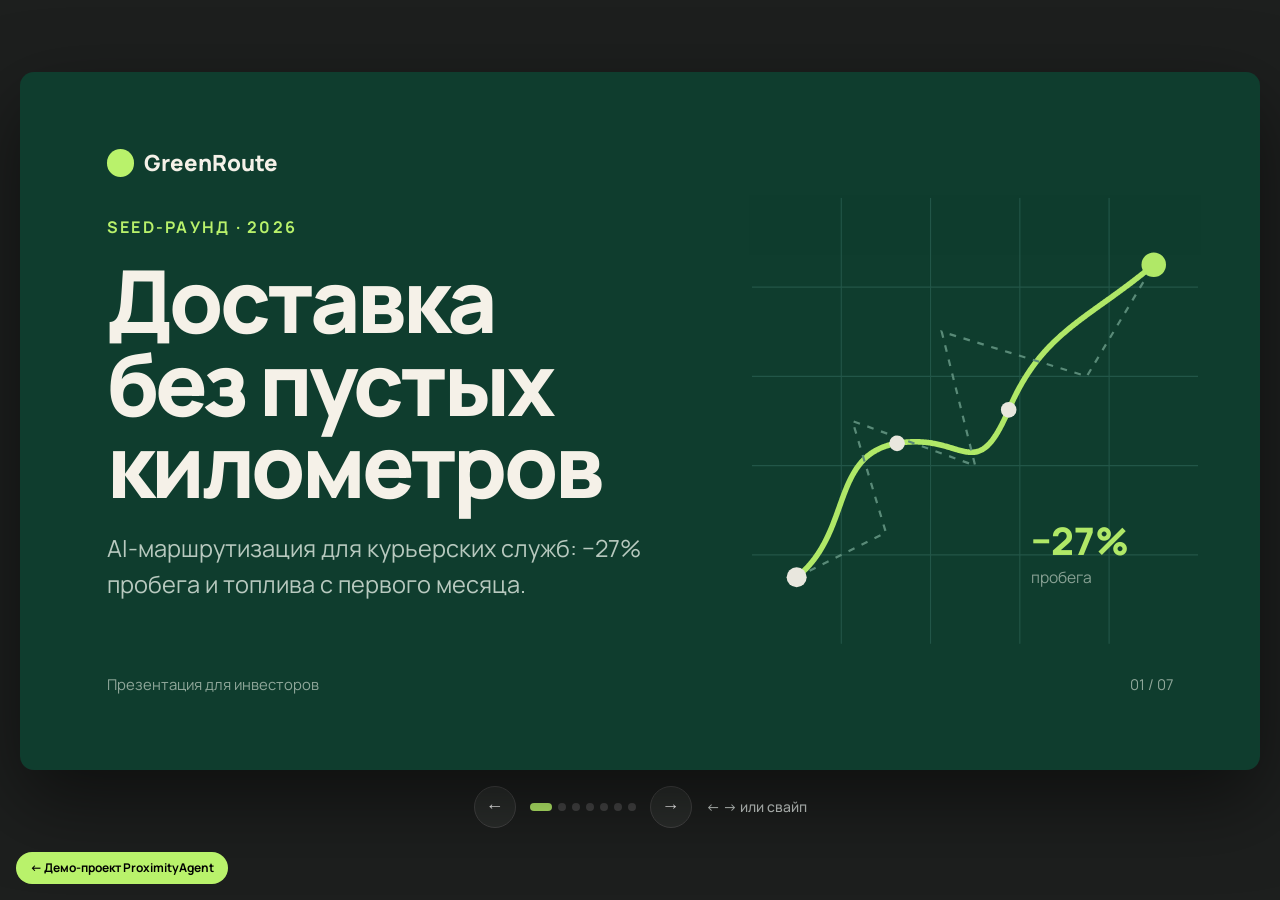
<file: cases/pitch/index.html>
<!doctype html>
<html lang="ru">
<head>
<meta charset="utf-8">
<meta name="viewport" content="width=device-width, initial-scale=1">
<title>GreenRoute — презентация для инвесторов</title>
<meta name="description" content="Демо-проект ProximityAgent: питч-презентация стартапа, 7 слайдов.">
<link rel="preconnect" href="https://fonts.googleapis.com"><link rel="preconnect" href="https://fonts.gstatic.com" crossorigin>
<link href="https://fonts.googleapis.com/css2?family=Manrope:wght@400;500;700;800&display=swap" rel="stylesheet">
<style>
:root{--g:#0f3d2e;--lime:#b9f26b;--cream:#f5f1e8;--ink:#10201a;--mut:#5e6f67}
*{box-sizing:border-box;margin:0;padding:0}
html,body{height:100%}
body{background:#1d1f1e;font:16px/1.5 Manrope,system-ui,sans-serif;color:var(--ink);display:flex;flex-direction:column;align-items:center;justify-content:center;gap:16px;padding:20px;overflow:hidden}
.stage{width:min(100%,calc((100vh - 110px)*16/9));aspect-ratio:16/9;position:relative;border-radius:14px;overflow:hidden;box-shadow:0 30px 80px rgba(0,0,0,.5);container-type:inline-size}
.s{position:absolute;inset:0;padding:6cqw 7cqw;opacity:0;transform:translateX(3%);transition:.5s cubic-bezier(.2,.8,.2,1);pointer-events:none;display:flex;flex-direction:column}
.s.on{opacity:1;transform:none;pointer-events:auto}
.s.prev{transform:translateX(-3%)}
.dk{background:var(--g);color:var(--cream)}.lt{background:var(--cream)}
.k{font-size:1.3cqw;letter-spacing:.14em;text-transform:uppercase;font-weight:700;color:var(--mut);margin-bottom:1.6cqw}
.dk .k{color:var(--lime)}
h1{font-size:7cqw;line-height:.95;font-weight:800;letter-spacing:-.04em}
h2{font-size:4cqw;line-height:1.05;font-weight:800;letter-spacing:-.03em;max-width:70%}
p.l{font-size:1.9cqw;color:var(--mut);max-width:55%;margin-top:2cqw}
.dk p.l{color:#b8c9bf}
.foot{margin-top:auto;display:flex;justify-content:space-between;font-size:1.2cqw;color:var(--mut)}
.dk .foot{color:#8fa79a}
.lg{display:flex;align-items:center;gap:.8cqw;font-weight:800;font-size:1.8cqw}
.lg i{width:2.2cqw;height:2.2cqw;border-radius:50%;background:var(--lime);display:block}
.three{display:grid;grid-template-columns:repeat(3,1fr);gap:2cqw;margin-top:auto}
.box{background:#fff;border-radius:1.4cqw;padding:2.2cqw}
.dk .box{background:rgba(255,255,255,.07)}
.box b{display:block;font-size:4cqw;font-weight:800;letter-spacing:-.03em;line-height:1}
.box span{font-size:1.4cqw;color:var(--mut)}.dk .box span{color:#b8c9bf}
.big{font-size:16cqw;font-weight:800;color:var(--lime);letter-spacing:-.06em;line-height:.85;position:absolute;right:6cqw;bottom:5cqw}
.mkt{display:flex;align-items:center;gap:4cqw;margin-top:auto}
.mkt svg{width:26cqw}
.mkt div p{font-size:1.5cqw;margin-bottom:1.2cqw}.mkt b{font-size:2.6cqw}
.bars{display:flex;align-items:flex-end;gap:2cqw;height:20cqw;margin-top:auto;border-bottom:2px solid #d8d2c4;padding:0 1cqw}
.bars div{flex:1;background:var(--g);border-radius:.8cqw .8cqw 0 0;position:relative;transition:height .8s cubic-bezier(.2,.8,.2,1)}
.bars div:last-child{background:var(--lime)}
.bars span{position:absolute;top:-2.4cqw;left:0;right:0;text-align:center;font-weight:700;font-size:1.4cqw}
.bars em{position:absolute;bottom:-2.6cqw;left:0;right:0;text-align:center;font-style:normal;font-size:1.3cqw;color:var(--mut)}
.team{display:grid;grid-template-columns:repeat(4,1fr);gap:2cqw;margin-top:auto}
.team .av{aspect-ratio:1;border-radius:50%;background:linear-gradient(135deg,#cfe8b0,#6da35a);margin-bottom:1cqw}
.team b{font-size:1.6cqw;display:block}.team span{font-size:1.25cqw;color:var(--mut)}
.ask{display:grid;grid-template-columns:1fr 1fr;gap:4cqw;margin-top:auto;align-items:end}
.ask .sum{font-size:9cqw;font-weight:800;color:var(--lime);letter-spacing:-.05em;line-height:.9}
.use div{display:flex;justify-content:space-between;border-bottom:1px solid rgba(255,255,255,.15);padding:1cqw 0;font-size:1.6cqw}
.ctl{display:flex;gap:14px;align-items:center;color:#c9cfcc;font:500 14px Manrope}
.ctl button{width:42px;height:42px;border-radius:50%;border:1px solid #444;background:#2a2d2b;color:#fff;font-size:18px;cursor:pointer}
.dots{display:flex;gap:6px}.dots i{width:8px;height:8px;border-radius:50%;background:#444;cursor:pointer}.dots i.on{background:var(--lime);width:22px;border-radius:5px}
.demo{position:fixed;left:16px;bottom:16px;z-index:60;background:var(--lime);color:#000;font:700 12px/1 Manrope,sans-serif;padding:10px 14px;border-radius:30px;text-decoration:none}
@media(max-width:700px){.demo{top:12px;bottom:auto}}
</style>
</head>
<body>
<div class="stage" id="st">
  <section class="s dk on"><svg viewBox="0 0 400 400" style="position:absolute;right:5cqw;top:50%;transform:translateY(-50%);width:36cqw;opacity:.95"><g stroke="#24584a" stroke-width="1"><path d="M0 80H400M0 160H400M0 240H400M0 320H400M80 0V400M160 0V400M240 0V400M320 0V400"/></g><path d="M40 340 C90 300 70 230 130 220 S200 260 230 190 S300 110 360 60" fill="none" stroke="#b9f26b" stroke-width="5" stroke-linecap="round" stroke-dasharray="1 0"/><path d="M40 340 L120 300 L90 200 L200 240 L170 120 L300 160 L360 60" fill="none" stroke="#5e8f7c" stroke-width="2" stroke-dasharray="6 7"/><g fill="#f5f1e8"><circle cx="40" cy="340" r="9"/><circle cx="130" cy="220" r="7"/><circle cx="230" cy="190" r="7"/><circle cx="360" cy="60" r="11" fill="#b9f26b"/></g><text x="250" y="320" fill="#b9f26b" font-family="Manrope" font-weight="800" font-size="34">−27%</text><text x="250" y="345" fill="#8fa79a" font-family="Manrope" font-size="14">пробега</text></svg><div class="lg"><i></i>GreenRoute</div><div style="margin:auto 0"><div class="k">Seed-раунд · 2026</div><h1>Доставка<br>без пустых<br>километров</h1><p class="l">AI-маршрутизация для курьерских служб: −27% пробега и топлива с первого месяца.</p></div><div class="foot"><span>Презентация для инвесторов</span><span>01 / 07</span></div></section>
  <section class="s lt"><div class="k">Проблема</div><h2>Курьеры проезжают лишние 30% пути</h2><p class="l">Маршруты строят вручную в Excel или по шаблону. Пробки, окна доставки и возвраты не учитываются.</p><div class="three"><div class="box"><b>30%</b><span>пробега — лишние километры</span></div><div class="box"><b>2 ч</b><span>в день логист тратит на маршруты</span></div><div class="box"><b>18%</b><span>заказов доставляют с опозданием</span></div></div><div class="foot" style="margin-top:2cqw"><span>GreenRoute</span><span>02 / 07</span></div></section>
  <section class="s dk"><div class="k">Решение</div><h2>Маршрут за 40 секунд вместо двух часов</h2><p class="l">Загружаете заказы — алгоритм учитывает пробки, окна, вес и смены курьеров. Курьер получает маршрут в приложении.</p><div class="big">40с</div><div class="foot"><span>GreenRoute</span><span>03 / 07</span></div></section>
  <section class="s lt"><div class="k">Рынок</div><h2>Последняя миля в России растёт на 22% в год</h2><div class="mkt"><svg viewBox="0 0 200 200"><circle cx="100" cy="100" r="96" fill="#e6efd9"/><circle cx="100" cy="120" r="62" fill="#b9f26b"/><circle cx="100" cy="148" r="30" fill="#0f3d2e"/></svg><div><p><b>410 млрд ₽</b><br>TAM — рынок доставки последней мили</p><p><b>62 млрд ₽</b><br>SAM — компании с собственным автопарком</p><p><b>3,1 млрд ₽</b><br>SOM — цель на 2029 год</p></div></div><div class="foot" style="margin-top:2cqw"><span>GreenRoute</span><span>04 / 07</span></div></section>
  <section class="s lt"><div class="k">Трекшн</div><h2>MRR растёт на 31% в месяц</h2><div class="bars" id="bars"><div data-h="18"><span>0,4</span><em>июн</em></div><div data-h="26"><span>0,6</span><em>июл</em></div><div data-h="38"><span>0,9</span><em>авг</em></div><div data-h="52"><span>1,2</span><em>сен</em></div><div data-h="70"><span>1,6</span><em>окт</em></div><div data-h="92"><span>2,1</span><em>ноя</em></div></div><div class="foot" style="margin-top:4cqw"><span>MRR, млн ₽ · 46 клиентов</span><span>05 / 07</span></div></section>
  <section class="s lt"><div class="k">Команда</div><h2>Сделали логистику для крупнейшего e-com</h2><div class="team"><div><div class="av"></div><b>Анна В.</b><span>CEO, ex-логистика маркетплейса</span></div><div><div class="av" style="background:linear-gradient(135deg,#b9f26b,#0f3d2e)"></div><b>Илья Р.</b><span>CTO, 10 лет в ML</span></div><div><div class="av" style="background:linear-gradient(135deg,#e6efd9,#8fb87a)"></div><b>Олег Т.</b><span>Продажи B2B</span></div><div><div class="av" style="background:linear-gradient(135deg,#d7e6c3,#3c7a52)"></div><b>Мария Л.</b><span>Продукт и UX</span></div></div><div class="foot" style="margin-top:2cqw"><span>GreenRoute</span><span>06 / 07</span></div></section>
  <section class="s dk"><div class="k">Раунд</div><h2>Привлекаем на выход в 5 городов</h2><div class="ask"><div><div class="sum">60 млн ₽</div><p style="color:#b8c9bf;font-size:1.6cqw;margin-top:1cqw">Seed · 18 месяцев runway</p></div><div class="use"><div><span>Разработка и ML</span><b>45%</b></div><div><span>Продажи и маркетинг</span><b>35%</b></div><div><span>Команда внедрения</span><b>15%</b></div><div><span>Резерв</span><b>5%</b></div></div></div><div class="foot" style="margin-top:3cqw"><span>anna@greenroute.example</span><span>07 / 07</span></div></section>
</div>
<div class="ctl"><button id="pv" aria-label="Назад">←</button><div class="dots" id="dots"></div><button id="nx" aria-label="Вперёд">→</button><span>← → или свайп</span></div>
<a class="demo" href="../../#cases">← Демо-проект ProximityAgent</a>
<script>
const S=[...document.querySelectorAll(".s")];let i=0;
const dots=document.getElementById("dots");S.forEach((_,k)=>{const d=document.createElement("i");d.onclick=()=>go(k);dots.appendChild(d)});
function go(n){i=Math.max(0,Math.min(S.length-1,n));S.forEach((s,k)=>{s.classList.toggle("on",k==i);s.classList.toggle("prev",k<i)});[...dots.children].forEach((d,k)=>d.classList.toggle("on",k==i));
 document.querySelectorAll("#bars div").forEach(b=>b.style.height=S[i].contains(b)?b.dataset.h+"%":"0")}
document.getElementById("pv").onclick=()=>go(i-1);document.getElementById("nx").onclick=()=>go(i+1);
addEventListener("keydown",e=>{if(e.key=="ArrowRight"||e.key==" ")go(i+1);if(e.key=="ArrowLeft")go(i-1)});
let x0=null;st.addEventListener("pointerdown",e=>x0=e.clientX);addEventListener("pointerup",e=>{if(x0===null)return;const d=e.clientX-x0;x0=null;if(Math.abs(d)>40)go(i+(d<0?1:-1));else if(e.target.closest(".stage"))go(i+1)});
go(0);
</script>
</body>
</html>
</file>
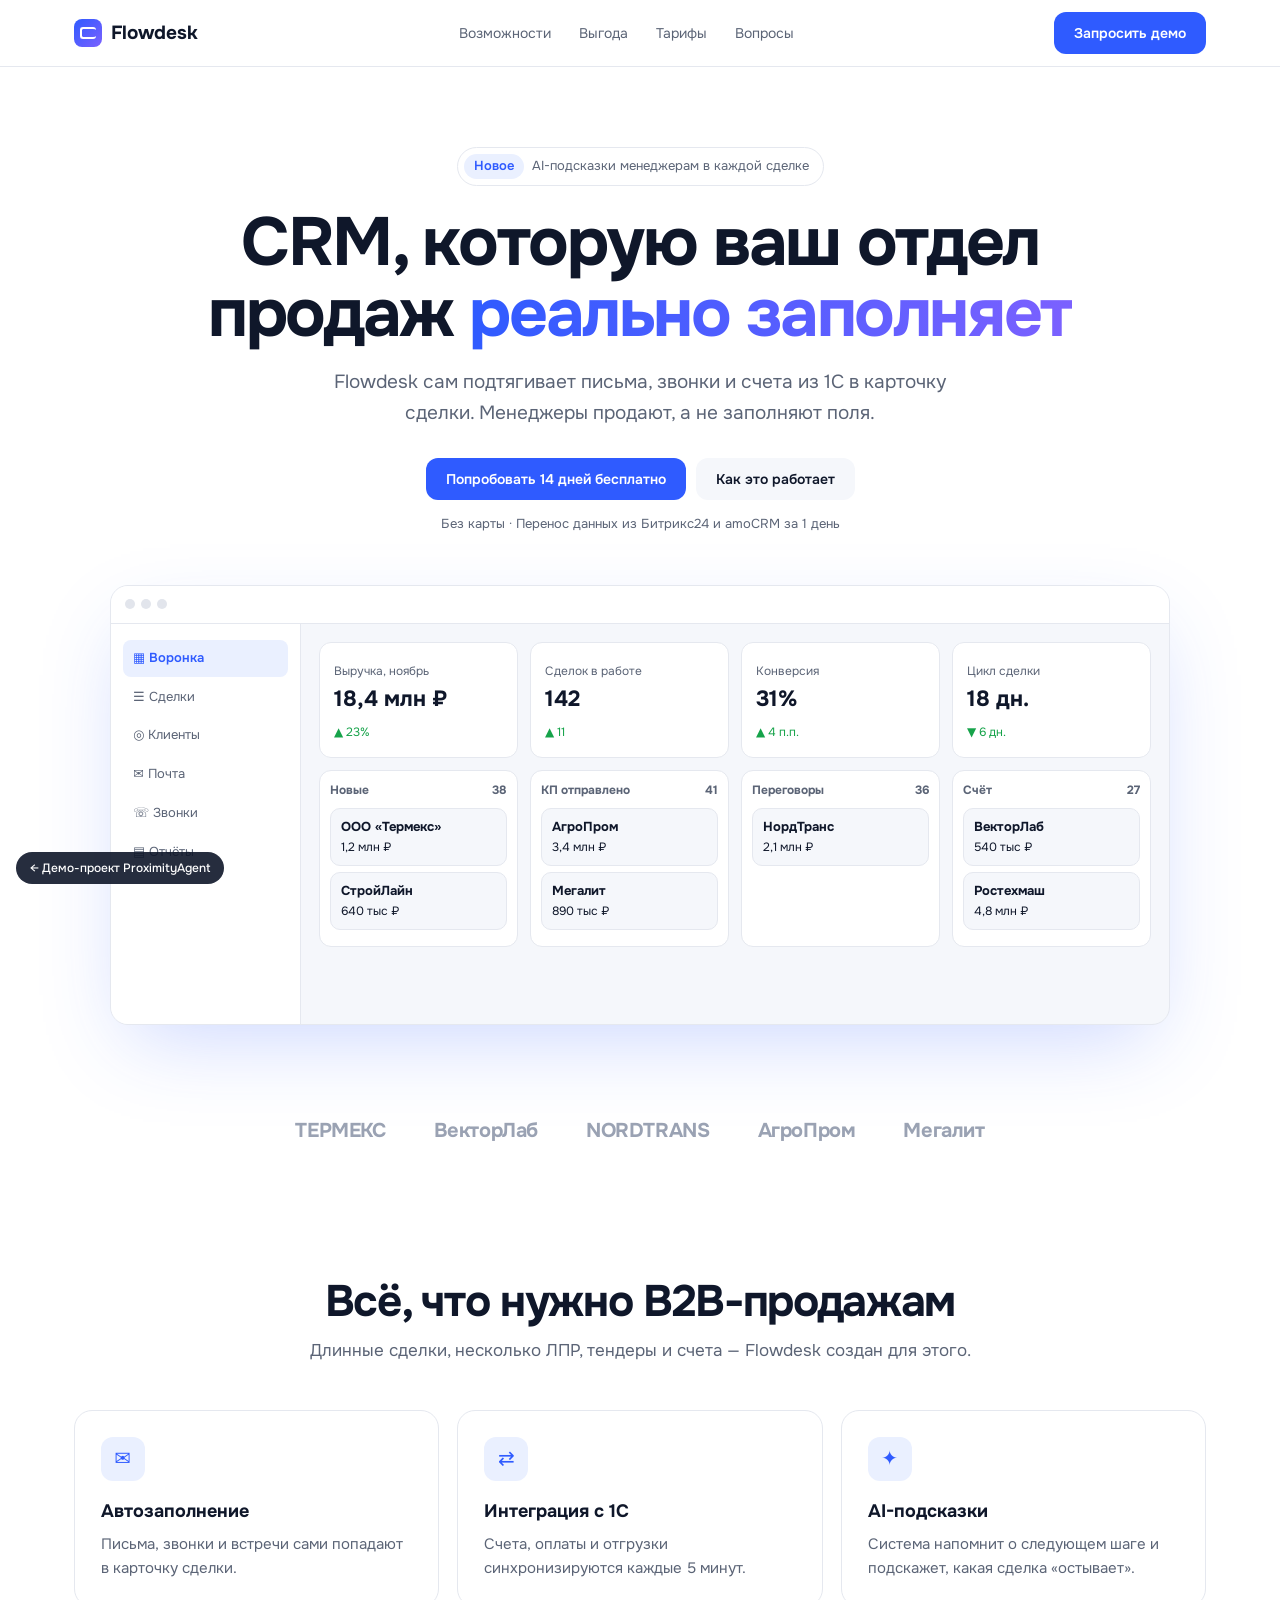
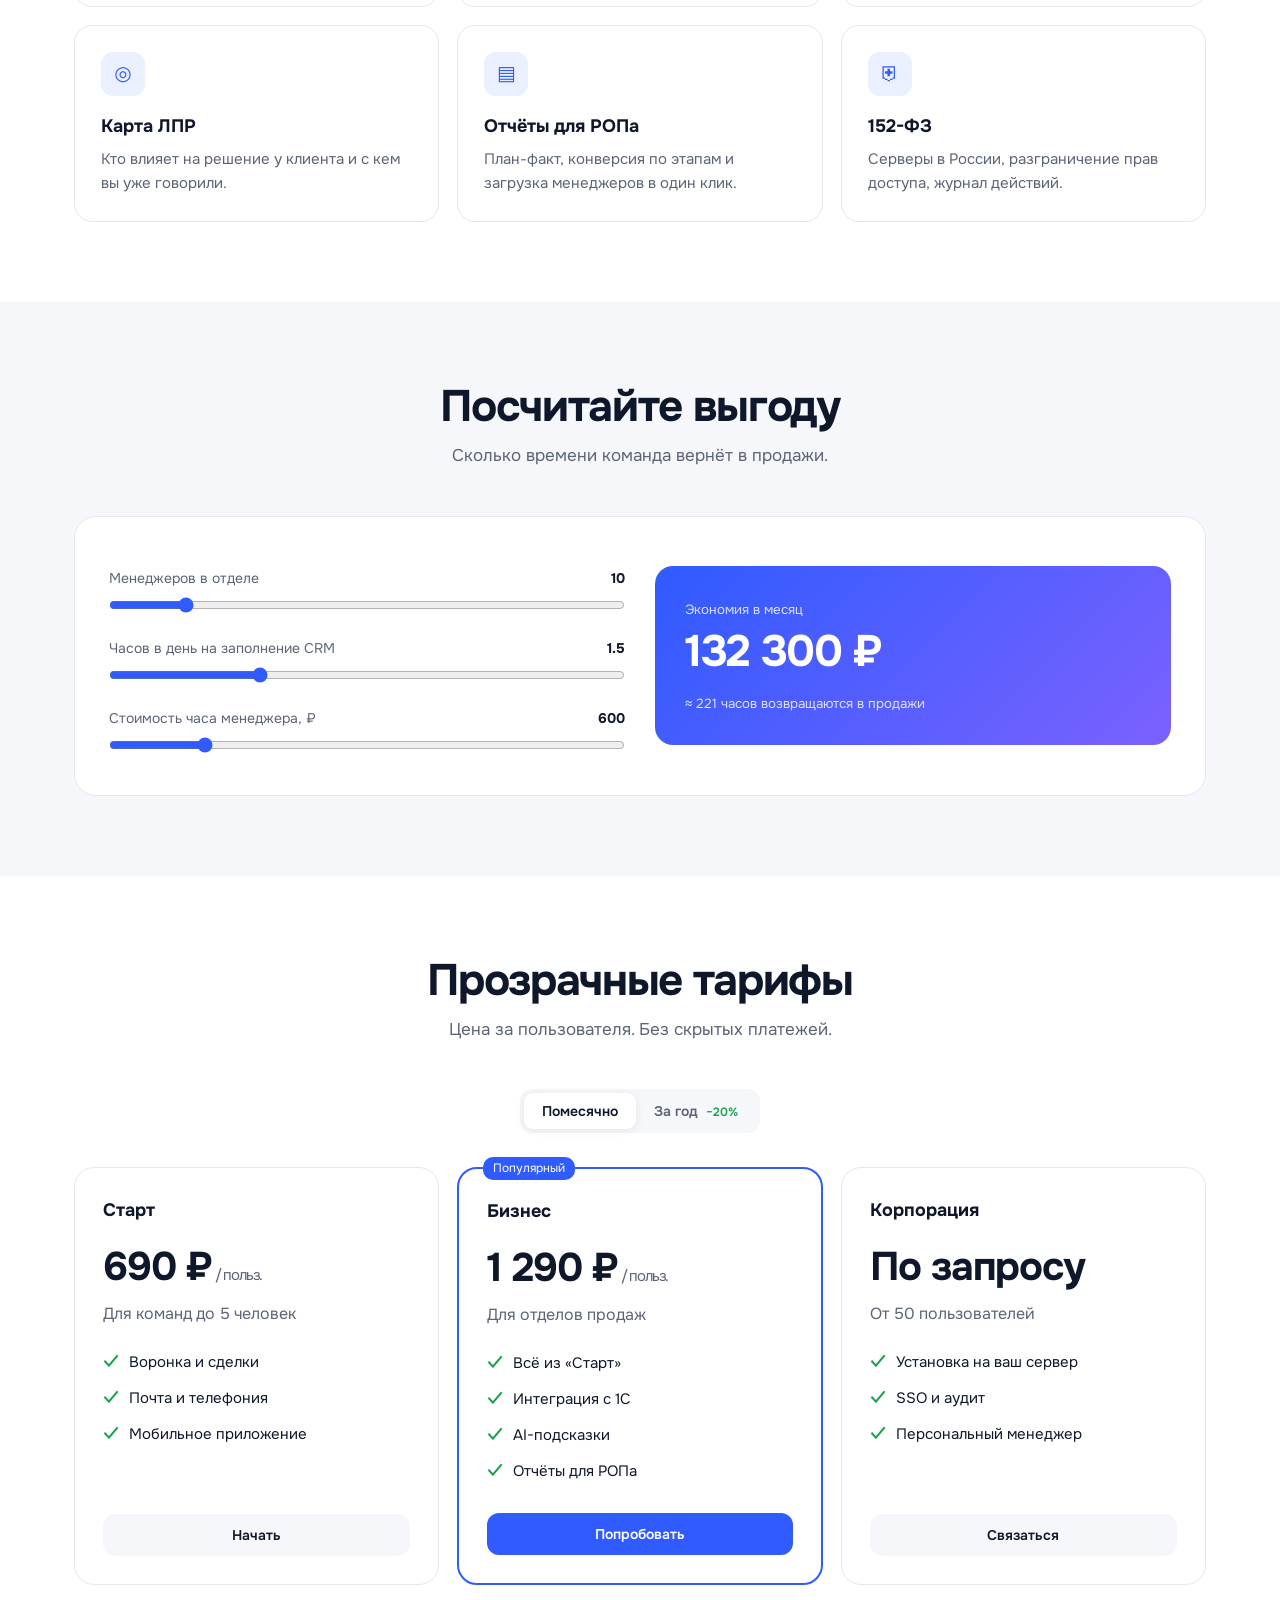
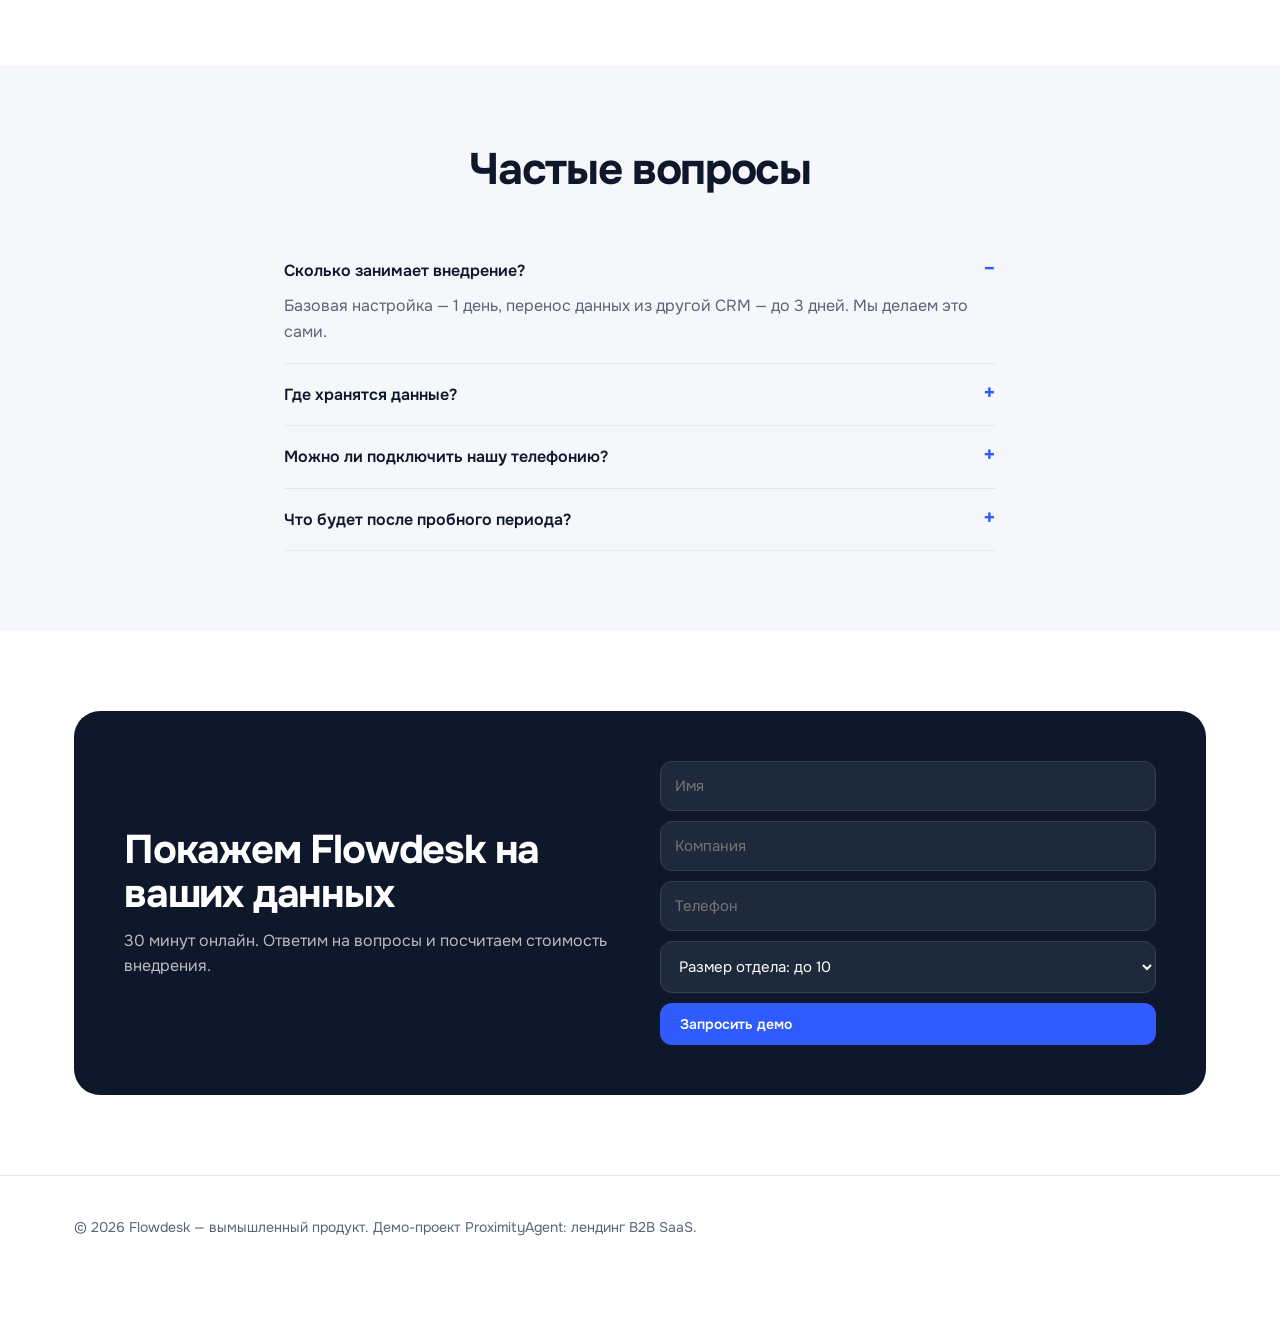
<file: cases/saas/index.html>
<!doctype html>
<html lang="ru">
<head>
<meta charset="utf-8">
<meta name="viewport" content="width=device-width, initial-scale=1">
<title>Flowdesk — CRM для отделов продаж B2B</title>
<meta name="description" content="Демо-проект ProximityAgent: лендинг B2B SaaS-продукта с тарифами и формой демо.">
<link rel="preconnect" href="https://fonts.googleapis.com"><link rel="preconnect" href="https://fonts.gstatic.com" crossorigin>
<link href="https://fonts.googleapis.com/css2?family=Onest:wght@400;500;600;700&display=swap" rel="stylesheet">
<style>
:root{--bg:#fff;--soft:#f5f7fb;--ink:#0f172a;--mut:#5b6476;--line:#e5e8ef;--pr:#2f5bff;--pr2:#7b61ff;--ok:#16a34a}
*{box-sizing:border-box;margin:0;padding:0}
body{background:var(--bg);color:var(--ink);font:16px/1.6 Onest,system-ui,sans-serif;overflow-x:hidden}
a{color:inherit;text-decoration:none}
.w{max-width:1180px;margin:0 auto;padding:0 24px}
header{position:sticky;top:0;z-index:20;background:rgba(255,255,255,.85);backdrop-filter:blur(12px);border-bottom:1px solid var(--line)}
header .w{display:flex;align-items:center;justify-content:space-between;height:66px}
.lg{display:flex;align-items:center;gap:9px;font-weight:700;font-size:19px}
.lg i{width:28px;height:28px;border-radius:8px;background:linear-gradient(135deg,var(--pr),var(--pr2));display:block;position:relative}
.lg i:after{content:"";position:absolute;inset:8px 6px;border:2.5px solid #fff;border-radius:3px;border-right:0}
nav{display:flex;gap:28px;font-size:14px;color:var(--mut)}
.btn{display:inline-flex;align-items:center;gap:8px;background:var(--pr);color:#fff;padding:12px 20px;border-radius:12px;font:600 14px Onest;border:0;cursor:pointer;transition:.2s}
.btn:hover{background:#1f45e0}
.btn.g{background:var(--soft);color:var(--ink)}
.hero{text-align:center;padding:80px 0 40px}
.pill{display:inline-flex;gap:8px;align-items:center;border:1px solid var(--line);border-radius:30px;padding:6px 14px 6px 6px;font-size:13px;color:var(--mut)}
.pill b{background:#eaf0ff;color:var(--pr);border-radius:20px;padding:2px 10px;font-weight:600}
h1{font-size:clamp(38px,6vw,68px);line-height:1.04;letter-spacing:-.035em;margin:22px auto 18px;max-width:880px}
h1 span{background:linear-gradient(90deg,var(--pr),var(--pr2));-webkit-background-clip:text;background-clip:text;color:transparent}
.hero p{color:var(--mut);font-size:19px;max-width:640px;margin:0 auto 30px}
.cta{display:flex;gap:10px;justify-content:center;flex-wrap:wrap}
.note{font-size:13px;color:var(--mut);margin-top:14px}
.app{margin:50px auto 0;max-width:1060px;border-radius:18px;border:1px solid var(--line);box-shadow:0 30px 80px -20px rgba(47,91,255,.25);overflow:hidden;background:var(--soft);text-align:left}
.app .bar{height:38px;display:flex;gap:6px;align-items:center;padding:0 14px;border-bottom:1px solid var(--line);background:#fff}
.app .bar i{width:10px;height:10px;border-radius:50%;background:#e2e5ec}
.app .in{display:grid;grid-template-columns:190px 1fr;min-height:400px}
.side{background:#fff;border-right:1px solid var(--line);padding:16px 12px;font-size:13px;color:var(--mut)}
.side div{padding:8px 10px;border-radius:8px;margin-bottom:2px}
.side .on{background:#eaf0ff;color:var(--pr);font-weight:600}
.main{padding:18px;display:grid;grid-template-columns:repeat(4,1fr);gap:12px;align-content:start}
.kpi{background:#fff;border:1px solid var(--line);border-radius:12px;padding:14px}
.kpi small{color:var(--mut);font-size:12px}.kpi b{display:block;font-size:22px}.kpi em{font-style:normal;color:var(--ok);font-size:12px}
.pipe{grid-column:span 4;display:grid;grid-template-columns:repeat(4,1fr);gap:12px}
.col{background:#fff;border:1px solid var(--line);border-radius:12px;padding:10px}
.col h5{font-size:12px;color:var(--mut);margin-bottom:8px;display:flex;justify-content:space-between}
.deal{border:1px solid var(--line);border-radius:10px;padding:8px 10px;font-size:12px;margin-bottom:6px;background:var(--soft)}
.deal b{display:block;font-size:13px}
.logos{display:flex;justify-content:center;gap:48px;flex-wrap:wrap;padding:50px 0;color:#9aa2b3;font-weight:700;font-size:20px;letter-spacing:-.02em}
section{padding:80px 0}
.sh{text-align:center;max-width:680px;margin:0 auto 46px}
.sh h2{font-size:clamp(30px,4vw,44px);letter-spacing:-.03em;line-height:1.1}
.sh p{color:var(--mut);margin-top:12px;font-size:17px}
.feats{display:grid;grid-template-columns:repeat(3,1fr);gap:18px}
.f{border:1px solid var(--line);border-radius:18px;padding:26px;transition:.25s}
.f:hover{border-color:#c9d5ff;box-shadow:0 12px 30px -12px rgba(47,91,255,.2)}
.f .ic{width:44px;height:44px;border-radius:12px;background:#eaf0ff;display:grid;place-items:center;margin-bottom:16px;color:var(--pr);font-size:20px}
.f h3{font-size:18px;margin-bottom:6px}.f p{color:var(--mut);font-size:15px}
.soft{background:var(--soft)}
.roi{display:grid;grid-template-columns:1fr 1fr;gap:30px;background:#fff;border:1px solid var(--line);border-radius:22px;padding:34px;align-items:center}
.roi label{display:block;font-size:14px;color:var(--mut);margin:16px 0 6px}
.roi label b{float:right;color:var(--ink)}
input[type=range]{width:100%;accent-color:var(--pr)}
.res{background:linear-gradient(135deg,var(--pr),var(--pr2));color:#fff;border-radius:18px;padding:30px}
.res small{opacity:.8}.res b{display:block;font-size:44px;letter-spacing:-.03em;line-height:1.1;margin:6px 0 14px}
.tg{display:inline-flex;background:var(--soft);border-radius:12px;padding:4px;margin:0 auto 34px}
.tg button{border:0;background:none;padding:9px 18px;border-radius:9px;font:600 14px Onest;color:var(--mut);cursor:pointer}
.tg button.on{background:#fff;color:var(--ink);box-shadow:0 2px 8px rgba(0,0,0,.08)}
.tg em{font-style:normal;color:var(--ok);font-size:12px;margin-left:4px}
.plans{display:grid;grid-template-columns:repeat(3,1fr);gap:18px}
.pl{border:1px solid var(--line);border-radius:20px;padding:28px;display:flex;flex-direction:column}
.pl.hot{border:2px solid var(--pr);position:relative}
.pl.hot:before{content:"Популярный";position:absolute;top:-12px;left:24px;background:var(--pr);color:#fff;font-size:12px;padding:2px 10px;border-radius:10px}
.pl h3{font-size:18px}.pl .pr{font-size:40px;font-weight:700;letter-spacing:-.03em;margin:10px 0 2px}
.pl .pr small{font-size:15px;color:var(--mut);font-weight:400}
.pl ul{list-style:none;margin:18px 0 24px;flex:1}
.pl li{padding:6px 0 6px 26px;position:relative;font-size:15px}
.pl li:before{content:"✓";position:absolute;left:0;color:var(--ok);font-weight:700}
.pl .btn{justify-content:center}
.faq{max-width:760px;margin:0 auto}
details{border-bottom:1px solid var(--line);padding:18px 0}
summary{font-weight:600;cursor:pointer;list-style:none;display:flex;justify-content:space-between}
summary:after{content:"+";color:var(--pr);font-size:22px;line-height:1}
details[open] summary:after{content:"−"}
details p{color:var(--mut);margin-top:10px}
.demo-f{background:var(--ink);color:#fff;border-radius:26px;padding:50px;display:grid;grid-template-columns:1fr 1fr;gap:40px;align-items:center}
.demo-f h2{font-size:clamp(28px,3.6vw,40px);letter-spacing:-.03em;line-height:1.1}
.demo-f form{display:grid;gap:10px}
.demo-f input,.demo-f select{background:#1e293b;border:1px solid #334155;color:#fff;border-radius:12px;padding:14px;font:15px Onest}
.ok{display:none;background:#123d2a;border:1px solid #1f7a4d;border-radius:12px;padding:14px;color:#a7f3c8}
footer{padding:40px 0 90px;color:var(--mut);font-size:14px;border-top:1px solid var(--line)}
.demo{position:fixed;left:16px;bottom:16px;z-index:60;background:#0f172a;color:#fff;font:500 12px/1 Onest,sans-serif;padding:10px 14px;border-radius:30px;opacity:.9}
@media(max-width:900px){nav{display:none}.app .in{grid-template-columns:1fr}.side{display:none}.main,.pipe{grid-template-columns:1fr 1fr}.pipe{grid-column:span 2}.feats,.plans,.roi,.demo-f{grid-template-columns:1fr}.demo-f{padding:30px}}
</style>
</head>
<body>
<header><div class="w"><a class="lg" href="#"><i></i>Flowdesk</a>
<nav><a href="#feat">Возможности</a><a href="#roi">Выгода</a><a href="#price">Тарифы</a><a href="#faq">Вопросы</a></nav>
<a class="btn" href="#demo">Запросить демо</a></div></header>

<div class="w">
<section class="hero">
  <span class="pill"><b>Новое</b>AI-подсказки менеджерам в каждой сделке</span>
  <h1>CRM, которую ваш отдел продаж <span>реально заполняет</span></h1>
  <p>Flowdesk сам подтягивает письма, звонки и счета из 1С в карточку сделки. Менеджеры продают, а не заполняют поля.</p>
  <div class="cta"><a class="btn" href="#demo">Попробовать 14 дней бесплатно</a><a class="btn g" href="#feat">Как это работает</a></div>
  <div class="note">Без карты · Перенос данных из Битрикс24 и amoCRM за 1 день</div>
  <div class="app"><div class="bar"><i></i><i></i><i></i></div><div class="in">
    <div class="side"><div class="on">▦ Воронка</div><div>☰ Сделки</div><div>◎ Клиенты</div><div>✉ Почта</div><div>☏ Звонки</div><div>▤ Отчёты</div></div>
    <div class="main">
      <div class="kpi"><small>Выручка, ноябрь</small><b>18,4 млн ₽</b><em>▲ 23%</em></div>
      <div class="kpi"><small>Сделок в работе</small><b>142</b><em>▲ 11</em></div>
      <div class="kpi"><small>Конверсия</small><b>31%</b><em>▲ 4 п.п.</em></div>
      <div class="kpi"><small>Цикл сделки</small><b>18 дн.</b><em>▼ 6 дн.</em></div>
      <div class="pipe">
        <div class="col"><h5>Новые <span>38</span></h5><div class="deal"><b>ООО «Термекс»</b>1,2 млн ₽</div><div class="deal"><b>СтройЛайн</b>640 тыс ₽</div></div>
        <div class="col"><h5>КП отправлено <span>41</span></h5><div class="deal"><b>АгроПром</b>3,4 млн ₽</div><div class="deal"><b>Мегалит</b>890 тыс ₽</div></div>
        <div class="col"><h5>Переговоры <span>36</span></h5><div class="deal"><b>НордТранс</b>2,1 млн ₽</div></div>
        <div class="col"><h5>Счёт <span>27</span></h5><div class="deal"><b>ВекторЛаб</b>540 тыс ₽</div><div class="deal"><b>Ростехмаш</b>4,8 млн ₽</div></div>
      </div>
    </div></div></div>
</section>
<div class="logos"><span>ТЕРМЕКС</span><span>ВекторЛаб</span><span>NORDTRANS</span><span>АгроПром</span><span>Мегалит</span></div>
</div>

<section id="feat"><div class="w">
  <div class="sh"><h2>Всё, что нужно B2B-продажам</h2><p>Длинные сделки, несколько ЛПР, тендеры и счета — Flowdesk создан для этого.</p></div>
  <div class="feats">
    <div class="f"><div class="ic">✉</div><h3>Автозаполнение</h3><p>Письма, звонки и встречи сами попадают в карточку сделки.</p></div>
    <div class="f"><div class="ic">⇄</div><h3>Интеграция с 1С</h3><p>Счета, оплаты и отгрузки синхронизируются каждые 5 минут.</p></div>
    <div class="f"><div class="ic">✦</div><h3>AI-подсказки</h3><p>Система напомнит о следующем шаге и подскажет, какая сделка «остывает».</p></div>
    <div class="f"><div class="ic">◎</div><h3>Карта ЛПР</h3><p>Кто влияет на решение у клиента и с кем вы уже говорили.</p></div>
    <div class="f"><div class="ic">▤</div><h3>Отчёты для РОПа</h3><p>План-факт, конверсия по этапам и загрузка менеджеров в один клик.</p></div>
    <div class="f"><div class="ic">⛨</div><h3>152-ФЗ</h3><p>Серверы в России, разграничение прав доступа, журнал действий.</p></div>
  </div>
</div></section>

<section class="soft" id="roi"><div class="w">
  <div class="sh"><h2>Посчитайте выгоду</h2><p>Сколько времени команда вернёт в продажи.</p></div>
  <div class="roi">
    <div>
      <label>Менеджеров в отделе <b id="mv">10</b></label><input type="range" id="m" min="2" max="60" value="10">
      <label>Часов в день на заполнение CRM <b id="hv">1.5</b></label><input type="range" id="h" min="0.5" max="4" step="0.5" value="1.5">
      <label>Стоимость часа менеджера, ₽ <b id="cv">600</b></label><input type="range" id="c" min="300" max="2000" step="50" value="600">
    </div>
    <div class="res"><small>Экономия в месяц</small><b id="save">0 ₽</b><small id="hrs"></small></div>
  </div>
</div></section>

<section id="price"><div class="w" style="text-align:center">
  <div class="sh"><h2>Прозрачные тарифы</h2><p>Цена за пользователя. Без скрытых платежей.</p></div>
  <div class="tg" id="tg"><button class="on" data-y="0">Помесячно</button><button data-y="1">За год <em>−20%</em></button></div>
  <div class="plans" style="text-align:left">
    <div class="pl"><h3>Старт</h3><div class="pr" data-m="690">690 ₽<small> / польз.</small></div><p style="color:var(--mut)">Для команд до 5 человек</p><ul><li>Воронка и сделки</li><li>Почта и телефония</li><li>Мобильное приложение</li></ul><a class="btn g" href="#demo">Начать</a></div>
    <div class="pl hot"><h3>Бизнес</h3><div class="pr" data-m="1290">1 290 ₽<small> / польз.</small></div><p style="color:var(--mut)">Для отделов продаж</p><ul><li>Всё из «Старт»</li><li>Интеграция с 1С</li><li>AI-подсказки</li><li>Отчёты для РОПа</li></ul><a class="btn" href="#demo">Попробовать</a></div>
    <div class="pl"><h3>Корпорация</h3><div class="pr" data-m="0">По запросу</div><p style="color:var(--mut)">От 50 пользователей</p><ul><li>Установка на ваш сервер</li><li>SSO и аудит</li><li>Персональный менеджер</li></ul><a class="btn g" href="#demo">Связаться</a></div>
  </div>
</div></section>

<section class="soft" id="faq"><div class="w faq">
  <div class="sh"><h2>Частые вопросы</h2></div>
  <details open><summary>Сколько занимает внедрение?</summary><p>Базовая настройка — 1 день, перенос данных из другой CRM — до 3 дней. Мы делаем это сами.</p></details>
  <details><summary>Где хранятся данные?</summary><p>В дата-центрах в России. Соответствуем 152-ФЗ.</p></details>
  <details><summary>Можно ли подключить нашу телефонию?</summary><p>Да: Mango Office, UIS, Zadarma, Билайн и ещё 20+ операторов.</p></details>
  <details><summary>Что будет после пробного периода?</summary><p>Данные сохранятся. Выберите тариф или выгрузите всё в Excel.</p></details>
</div></section>

<section id="demo"><div class="w">
  <div class="demo-f">
    <div><h2>Покажем Flowdesk на ваших данных</h2><p style="opacity:.7;margin-top:12px">30 минут онлайн. Ответим на вопросы и посчитаем стоимость внедрения.</p></div>
    <form id="df"><input required placeholder="Имя"><input required placeholder="Компания"><input required type="tel" placeholder="Телефон"><select><option>Размер отдела: до 10</option><option>10–50</option><option>50+</option></select><button class="btn">Запросить демо</button><div class="ok" id="ok">Спасибо! Менеджер свяжется с вами в течение часа.</div></form>
  </div>
</div></section>
<footer><div class="w">© 2026 Flowdesk — вымышленный продукт. Демо-проект ProximityAgent: лендинг B2B SaaS.</div></footer>
<a class="demo" href="../../#cases">← Демо-проект ProximityAgent</a>
<script>
const $=id=>document.getElementById(id);
function roi(){const m=+$("m").value,h=+$("h").value,c=+$("c").value;$("mv").textContent=m;$("hv").textContent=h;$("cv").textContent=c;
 const hrs=m*h*0.7*21;$("save").textContent=Math.round(hrs*c).toLocaleString("ru-RU")+" ₽";$("hrs").textContent="≈ "+Math.round(hrs)+" часов возвращаются в продажи"}
["m","h","c"].forEach(i=>$(i).oninput=roi);roi();
$("tg").onclick=e=>{const b=e.target.closest("button");if(!b)return;document.querySelectorAll("#tg button").forEach(x=>x.classList.toggle("on",x==b));
 document.querySelectorAll(".pr[data-m]").forEach(p=>{const v=+p.dataset.m;if(!v)return;const n=b.dataset.y=="1"?Math.round(v*.8/10)*10:v;p.innerHTML=n.toLocaleString("ru-RU")+" ₽<small> / польз.</small>"})};
$("df").onsubmit=e=>{e.preventDefault();$("ok").style.display="block";e.target.querySelector("button").disabled=true};
</script>
</body>
</html>
</file>
<file: style.css>
/* ProximityAgent — monochrome orbit theme */
:root{
  --bg:#000;--bg2:#070707;--card:#0b0b0b;--card2:#111;
  --line:rgba(255,255,255,.08);--line2:rgba(255,255,255,.16);
  --text:#f2f2f2;--muted:#8a8a8a;--dim:#5a5a5a;--white:#fff;
  --glow:0 0 24px rgba(255,255,255,.35);
  --r:18px;--ease:cubic-bezier(.22,1,.36,1);
  --fh:"Unbounded",system-ui,sans-serif;--fb:"Manrope",system-ui,sans-serif;
}
*{box-sizing:border-box;margin:0;padding:0}
html{scroll-behavior:smooth;background:var(--bg);overflow-x:clip}
body{font-family:var(--fb);background:var(--bg);color:var(--text);line-height:1.6;overflow-x:clip;-webkit-font-smoothing:antialiased}
::selection{background:#fff;color:#000}
::-webkit-scrollbar{width:8px}::-webkit-scrollbar-track{background:#000}
::-webkit-scrollbar-thumb{background:#2a2a2a;border-radius:8px}::-webkit-scrollbar-thumb:hover{background:#fff}
a{color:inherit;text-decoration:none}
img{max-width:100%;display:block}
:focus-visible{outline:1px solid #fff;outline-offset:3px;border-radius:6px}
.wrap{max-width:1180px;margin:0 auto;padding:0 24px}
#stars{position:fixed;inset:0;z-index:0;pointer-events:none}
main,header,footer{position:relative;z-index:1}

/* preloader */
#loader{position:fixed;inset:0;z-index:100;background:#000;display:grid;place-items:center;transition:opacity .8s var(--ease),visibility .8s}
#loader.done{opacity:0;visibility:hidden}
.ld{width:70px;height:70px;position:relative}
.ld i{position:absolute;inset:0;border:1px solid rgba(255,255,255,.15);border-radius:50%}
.ld i:nth-child(2){inset:12px;border-color:rgba(255,255,255,.3)}
.ld b{position:absolute;inset:0;animation:spin 1.4s linear infinite}
.ld b:after{content:"";position:absolute;top:-3px;left:50%;width:6px;height:6px;margin-left:-3px;border-radius:50%;background:#fff;box-shadow:var(--glow)}
@keyframes spin{to{transform:rotate(360deg)}}

/* cursor */
.cur,.cur-dot{position:fixed;top:0;left:0;pointer-events:none;z-index:99;border-radius:50%;transform:translate(-50%,-50%);mix-blend-mode:difference}
.cur{width:34px;height:34px;border:1px solid #fff;transition:width .3s var(--ease),height .3s var(--ease),background .3s}
.cur-dot{width:4px;height:4px;background:#fff}
.cur.hover{width:56px;height:56px;background:#fff}
@media (hover:none),(pointer:coarse){.cur,.cur-dot{display:none}}

/* header */
header{position:fixed;top:0;left:0;right:0;z-index:20;transition:background .4s,border-color .4s;border-bottom:1px solid transparent}
header.scrolled{background:rgba(0,0,0,.72);backdrop-filter:blur(14px);-webkit-backdrop-filter:blur(14px);border-color:var(--line)}
header .wrap{display:flex;align-items:center;justify-content:space-between;height:74px}
.logo{display:flex;align-items:center;gap:12px;font-family:var(--fh);font-weight:600;font-size:15px;letter-spacing:.04em}
.logo svg{width:30px;height:30px}
.logo .lo-ring{transform-origin:50% 50%;animation:spin 12s linear infinite}
nav{display:flex;gap:30px;align-items:center}
nav a{font-size:14px;color:var(--muted);transition:color .25s;position:relative}
nav a:not(.btn):after{content:"";position:absolute;left:0;right:100%;bottom:-6px;height:1px;background:#fff;transition:right .35s var(--ease)}
nav a:not(.btn):hover{color:#fff}nav a:not(.btn):hover:after{right:0}
.burger{display:none;width:42px;height:42px;border:1px solid var(--line2);border-radius:12px;background:none;position:relative;cursor:pointer}
.burger span{position:absolute;left:12px;right:12px;height:1px;background:#fff;transition:transform .35s var(--ease),opacity .2s}
.burger span:nth-child(1){top:16px}.burger span:nth-child(2){top:25px}
.burger.open span:nth-child(1){transform:translateY(4.5px) rotate(45deg)}
.burger.open span:nth-child(2){transform:translateY(-4.5px) rotate(-45deg)}

/* buttons */
.btn{display:inline-flex;align-items:center;gap:10px;padding:15px 26px;border-radius:100px;font-weight:600;font-size:15px;cursor:pointer;border:1px solid #fff;background:#fff;color:#000;position:relative;overflow:hidden;transition:transform .35s var(--ease),box-shadow .35s;isolation:isolate;font-family:var(--fb)}
.btn:before{content:"";position:absolute;inset:0;background:#000;transform:translateY(101%);transition:transform .45s var(--ease);z-index:-1;border-radius:inherit}
.btn:hover{color:#fff;box-shadow:0 0 0 1px #fff,0 10px 40px rgba(255,255,255,.15)}
.btn:hover:before{transform:translateY(0)}
.btn svg{width:16px;height:16px;transition:transform .35s var(--ease)}
.btn:hover svg{transform:translateX(4px)}
.btn.ghost{background:transparent;color:#fff;border-color:var(--line2)}
.btn.ghost:before{background:#fff}
.btn.ghost:hover{color:#000}
.btn.sm{padding:10px 18px;font-size:13px}

/* hero */
.hero{min-height:100vh;display:grid;grid-template-columns:1fr 1fr;align-items:center;gap:20px;padding-top:90px;padding-bottom:40px}
.tag{display:inline-flex;align-items:center;gap:10px;font-size:12px;letter-spacing:.18em;text-transform:uppercase;color:var(--muted);border:1px solid var(--line2);padding:8px 14px;border-radius:100px}
.tag i{width:6px;height:6px;border-radius:50%;background:#fff;box-shadow:var(--glow);animation:pulse 2s infinite}
@keyframes pulse{50%{opacity:.3}}
.hero h1{font-family:var(--fh);font-weight:500;font-size:clamp(32px,4.3vw,62px);line-height:1.06;letter-spacing:-.02em;margin:26px 0 24px}
.hero h1 .o{color:transparent;-webkit-text-stroke:1px rgba(255,255,255,.75)}
.hero h1 .line{display:block;overflow:hidden}
.hero h1 .line>span{display:inline-block;transform:translateY(105%);transition:transform 1.1s var(--ease)}
.ready .hero h1 .line>span{transform:none}
.hero h1 .line:nth-child(2)>span{transition-delay:.1s}.hero h1 .line:nth-child(3)>span{transition-delay:.2s}
.hero p.lead{color:var(--muted);font-size:18px;max-width:520px;margin-bottom:36px}
.hero .acts{display:flex;gap:12px;flex-wrap:wrap}
.stats{display:flex;gap:40px;margin-top:56px;padding-top:28px;border-top:1px solid var(--line)}
.stats b{display:block;font-family:var(--fh);font-weight:500;font-size:28px}
.stats span{font-size:13px;color:var(--muted)}

.orbit-wrap{position:relative;aspect-ratio:1;width:112%;max-width:680px;justify-self:end;margin-right:-4%}
.orbit-wrap .planet{position:absolute;inset:0;width:100%;height:100%;object-fit:cover;
  -webkit-mask:radial-gradient(circle at 52% 49%,#000 38%,transparent 70%);mask:radial-gradient(circle at 52% 49%,#000 38%,transparent 70%);
  animation:breathe 9s ease-in-out infinite}
@keyframes breathe{50%{transform:scale(1.025);filter:brightness(1.12)}}
#orbit{position:absolute;inset:-12%;width:124%;height:124%}
.orbit-label{position:absolute;font-size:11px;letter-spacing:.14em;text-transform:uppercase;color:var(--muted);border:1px solid var(--line2);background:rgba(0,0,0,.6);backdrop-filter:blur(6px);padding:6px 11px;border-radius:100px;white-space:nowrap}
.scroll-hint{position:absolute;left:50%;bottom:26px;transform:translateX(-50%);width:22px;height:36px;border:1px solid var(--line2);border-radius:20px}
.scroll-hint:after{content:"";position:absolute;left:50%;top:7px;width:2px;height:7px;margin-left:-1px;background:#fff;border-radius:2px;animation:sh 1.8s infinite}
@keyframes sh{0%{opacity:0;transform:translateY(0)}40%{opacity:1}100%{opacity:0;transform:translateY(12px)}}

/* marquee */
.marquee{border-block:1px solid var(--line);overflow:hidden;padding:22px 0;background:var(--bg)}
.marquee .track{display:flex;gap:56px;width:max-content;animation:mq 38s linear infinite}
.marquee span{font-family:var(--fh);font-size:15px;color:var(--dim);display:flex;align-items:center;gap:56px;white-space:nowrap}
.marquee span:after{content:"";width:6px;height:6px;border:1px solid var(--dim);border-radius:50%}
@keyframes mq{to{transform:translateX(-50%)}}

/* sections */
section{padding:130px 0}
.sh{display:flex;justify-content:space-between;align-items:end;gap:30px;margin-bottom:56px;flex-wrap:wrap}
.sh .num{font-family:var(--fh);font-size:13px;color:var(--muted);letter-spacing:.1em}
h2{font-family:var(--fh);font-weight:500;font-size:clamp(30px,4vw,50px);line-height:1.1;letter-spacing:-.02em;margin-top:12px}
.sh p{color:var(--muted);max-width:380px}

/* services */
.svc{display:grid;grid-template-columns:repeat(3,1fr);gap:1px;background:var(--line);border:1px solid var(--line);border-radius:var(--r);overflow:hidden}
.s-card{background:#000;padding:38px 32px 34px;position:relative;overflow:hidden;transition:background .5s;min-height:300px;display:flex;flex-direction:column}
.s-card:before{content:"";position:absolute;width:320px;height:320px;left:var(--mx,50%);top:var(--my,50%);transform:translate(-50%,-50%);background:radial-gradient(circle,rgba(255,255,255,.09),transparent 65%);opacity:0;transition:opacity .4s;pointer-events:none}
.s-card:hover:before{opacity:1}
.s-ico{width:54px;height:54px;margin-bottom:30px}
.s-ico svg{width:100%;height:100%;fill:none;stroke:#fff;stroke-width:1.2;stroke-linecap:round;stroke-linejoin:round}
.s-ico .an{stroke-dasharray:4 4;animation:dash 6s linear infinite}
@keyframes dash{to{stroke-dashoffset:-48}}
.s-card h3{font-family:var(--fh);font-weight:500;font-size:20px;margin-bottom:12px}
.s-card p{color:var(--muted);font-size:15px;flex:1}
.s-foot{display:flex;justify-content:space-between;align-items:center;margin-top:26px;padding-top:20px;border-top:1px solid var(--line)}
.s-foot b{font-weight:600}
.s-foot .arr{width:38px;height:38px;border-radius:50%;border:1px solid var(--line2);display:grid;place-items:center;transition:all .4s var(--ease)}
.s-foot .arr svg{width:14px;height:14px;stroke:#fff;fill:none;stroke-width:1.5;transition:transform .4s var(--ease)}
.s-card:hover .arr{background:#fff;border-color:#fff}
.s-card:hover .arr svg{stroke:#000;transform:rotate(-45deg)}

/* works slider */
.slider{position:relative}
.viewport{overflow:hidden;border-radius:var(--r);cursor:grab}
.viewport.drag{cursor:grabbing}
.slides{display:flex;transition:transform .8s var(--ease)}
.slide{min-width:100%;display:grid;grid-template-columns:1.1fr .9fr;border:1px solid var(--line);border-radius:var(--r);overflow:hidden;background:var(--bg2);user-select:none}
.mock{position:relative;min-height:440px;background:radial-gradient(ellipse at 30% 20%,#161616,#000 70%);display:grid;place-items:center;overflow:hidden;border-right:1px solid var(--line)}
.mock:after{content:"";position:absolute;inset:0;background-image:linear-gradient(var(--line) 1px,transparent 1px),linear-gradient(90deg,var(--line) 1px,transparent 1px);background-size:40px 40px;mask:radial-gradient(circle,#000,transparent 75%);-webkit-mask:radial-gradient(circle,#000,transparent 75%);pointer-events:none}
.s-info{padding:48px 44px;display:flex;flex-direction:column}
.s-info .k{font-size:12px;letter-spacing:.16em;text-transform:uppercase;color:var(--muted)}
.s-info h3{font-family:var(--fh);font-weight:500;font-size:28px;line-height:1.2;margin:14px 0 16px}
.s-info p{color:var(--muted);margin-bottom:22px}
.chips{display:flex;flex-wrap:wrap;gap:8px;margin-bottom:28px}
.chips span{font-size:12px;border:1px solid var(--line2);padding:6px 12px;border-radius:100px;color:#ccc}
.s-info ul{list-style:none;margin-top:auto}
.s-info li{display:flex;gap:12px;padding:10px 0;border-top:1px solid var(--line);font-size:14px;color:#ccc}
.s-info li:before{content:"";flex:none;width:6px;height:6px;margin-top:8px;border-radius:50%;background:#fff}
.s-nav{display:flex;align-items:center;justify-content:space-between;margin-top:28px}
.dots{display:flex;gap:10px}
.dots button{width:28px;height:3px;border:0;background:var(--line2);border-radius:3px;cursor:pointer;transition:all .4s var(--ease);padding:0}
.dots button.on{width:60px;background:#fff}
.arrows{display:flex;gap:10px}
.arrows button{width:52px;height:52px;border-radius:50%;border:1px solid var(--line2);background:none;cursor:pointer;display:grid;place-items:center;transition:all .35s var(--ease)}
.arrows svg{width:18px;height:18px;stroke:#fff;fill:none;stroke-width:1.5}
.arrows button:hover{background:#fff;border-color:#fff}.arrows button:hover svg{stroke:#000}
.counter{font-family:var(--fh);font-size:14px;color:var(--muted);margin-left:20px}
.counter b{color:#fff;font-weight:500}

/* mock: phone chat */
.phone{position:relative;z-index:1;width:230px;height:400px;border:1px solid var(--line2);border-radius:34px;background:#050505;padding:14px;box-shadow:0 40px 80px rgba(0,0,0,.8),0 0 0 6px #0c0c0c;transform:rotate(-4deg)}
.phone .notch{width:80px;height:20px;background:#000;border-radius:0 0 12px 12px;margin:-14px auto 10px;border:1px solid var(--line)}
.phone .top{display:flex;align-items:center;gap:8px;font-size:11px;padding-bottom:10px;border-bottom:1px solid var(--line);margin-bottom:10px}
.phone .av{width:24px;height:24px;border-radius:50%;background:#fff;display:grid;place-items:center}
.phone .av svg{width:14px;height:14px}
.msg{font-size:10.5px;line-height:1.4;padding:7px 10px;border-radius:12px;margin-bottom:7px;max-width:85%;opacity:0;transform:translateY(8px);animation:msg .5s var(--ease) forwards}
.msg.b{background:#161616;border:1px solid var(--line);border-bottom-left-radius:4px}
.msg.u{background:#fff;color:#000;margin-left:auto;border-bottom-right-radius:4px}
.kb{display:grid;grid-template-columns:1fr 1fr 1fr;gap:4px;margin-bottom:7px;opacity:0;animation:msg .5s var(--ease) forwards}
.kb span{font-size:9.5px;text-align:center;border:1px solid var(--line2);border-radius:7px;padding:5px 0}
.kb span.on{background:#fff;color:#000}
@keyframes msg{to{opacity:1;transform:none}}
/* mock: browser */
.browser{position:relative;z-index:1;width:84%;border:1px solid var(--line2);border-radius:14px;background:#050505;overflow:hidden;box-shadow:0 40px 80px rgba(0,0,0,.8);transform:perspective(900px) rotateY(-10deg) rotateX(4deg)}
.browser .bar{display:flex;gap:6px;padding:11px 14px;border-bottom:1px solid var(--line);align-items:center}
.browser .bar i{width:8px;height:8px;border-radius:50%;border:1px solid var(--line2)}
.browser .bar span{margin-left:10px;flex:1;height:16px;border-radius:8px;background:#111;font-size:9px;color:var(--dim);padding-left:10px;line-height:16px}
.bw{padding:22px}
.bw .h{height:12px;width:70%;background:#fff;border-radius:3px;margin-bottom:8px}
.bw .h2{height:12px;width:45%;background:#fff;border-radius:3px;margin-bottom:16px;opacity:.5}
.bw .t{height:5px;background:#222;border-radius:3px;margin-bottom:5px}
.bw .row{display:flex;gap:8px;margin:16px 0}
.bw .b1{width:70px;height:20px;border-radius:10px;background:#fff}
.bw .b2{width:70px;height:20px;border-radius:10px;border:1px solid var(--line2)}
.bw .cards{display:grid;grid-template-columns:repeat(3,1fr);gap:8px}
.bw .cards div{height:64px;border:1px solid var(--line);border-radius:8px;background:linear-gradient(160deg,#151515,#050505)}
/* mock: table */
.sheet{position:relative;z-index:1;width:86%;border:1px solid var(--line2);border-radius:12px;background:#050505;overflow:hidden;font-size:10.5px;box-shadow:0 40px 80px rgba(0,0,0,.8)}
.sheet .r{display:grid;grid-template-columns:28px 2fr 1fr 1fr;border-bottom:1px solid var(--line)}
.sheet .r>*{padding:8px 10px;border-right:1px solid var(--line);white-space:nowrap;overflow:hidden;text-overflow:ellipsis}
.sheet .r.hd{background:#111;color:var(--muted)}
.sheet .r .n{color:var(--dim)}
.sheet .r .up{color:#fff}.sheet .r .dn{color:#777}
.sheet .r.new{animation:rowin .6s var(--ease) both}
@keyframes rowin{from{opacity:0;background:#fff3}}
.sheet .st{display:flex;justify-content:space-between;padding:8px 12px;color:var(--muted);font-size:10px}
.sheet .st b{color:#fff;font-weight:500}
/* mock: product card */
.pcard{position:relative;z-index:1;width:260px;border:1px solid var(--line2);border-radius:16px;background:#050505;padding:14px;box-shadow:0 40px 80px rgba(0,0,0,.8);transform:rotate(3deg)}
.pcard .img{height:150px;border-radius:10px;background:radial-gradient(circle at 50% 60%,#2a2a2a,#0a0a0a 70%);display:grid;place-items:center;margin-bottom:12px}
.pcard .img svg{width:70px;height:70px;stroke:#fff;fill:none;stroke-width:1}
.pcard .pr{font-family:var(--fh);font-size:16px}
.pcard .pr s{font-size:11px;color:var(--dim);margin-left:6px}
.pcard .nm{font-size:11px;margin:4px 0 10px;color:#ccc}
.pcard .tx{font-size:9.5px;color:var(--muted);line-height:1.5}
.pcard .tx mark{background:#fff;color:#000;padding:0 3px;border-radius:3px}
.pcard .seo{display:flex;justify-content:space-between;margin-top:12px;padding-top:10px;border-top:1px solid var(--line);font-size:10px;color:var(--muted)}
.pcard .seo b{color:#fff}

/* calculator */
.calc{display:grid;grid-template-columns:1.3fr 1fr;border:1px solid var(--line);border-radius:var(--r);overflow:hidden}
.c-left{padding:44px;border-right:1px solid var(--line)}
.c-right{padding:44px;background:radial-gradient(ellipse at 80% 0%,#141414,#000 70%);display:flex;flex-direction:column}
.c-group{margin-bottom:36px}
.c-group>label,.c-lbl{display:flex;justify-content:space-between;font-size:14px;color:var(--muted);margin-bottom:16px}
.c-lbl b{color:#fff;font-weight:600}
.seg{display:flex;flex-wrap:wrap;gap:8px}
.seg button{font-family:var(--fb);font-size:14px;padding:11px 18px;border-radius:100px;border:1px solid var(--line2);background:none;color:#ccc;cursor:pointer;transition:all .3s var(--ease)}
.seg button:hover{border-color:#fff;color:#fff}
.seg button.on{background:#fff;color:#000;border-color:#fff}
input[type=range]{-webkit-appearance:none;appearance:none;width:100%;height:28px;background:transparent;cursor:pointer;--p:50%}
input[type=range]::-webkit-slider-runnable-track{height:2px;border-radius:2px;background:linear-gradient(90deg,#fff var(--p),#262626 var(--p))}
input[type=range]::-moz-range-track{height:2px;background:#262626;border-radius:2px}
input[type=range]::-moz-range-progress{height:2px;background:#fff}
input[type=range]::-webkit-slider-thumb{-webkit-appearance:none;width:22px;height:22px;margin-top:-10px;border-radius:50%;background:#000;border:2px solid #fff;box-shadow:0 0 0 6px rgba(255,255,255,.06);transition:box-shadow .3s,transform .3s}
input[type=range]::-moz-range-thumb{width:18px;height:18px;border-radius:50%;background:#000;border:2px solid #fff}
input[type=range]:hover::-webkit-slider-thumb{box-shadow:0 0 0 10px rgba(255,255,255,.1)}
input[type=range]:active::-webkit-slider-thumb{transform:scale(1.15);background:#fff}
.ticks{display:flex;justify-content:space-between;font-size:11px;color:var(--dim);margin-top:4px}
.tog{display:flex;align-items:center;justify-content:space-between;padding:14px 0;border-top:1px solid var(--line);font-size:15px;cursor:pointer}
.tog input{display:none}
.tog .sw{width:46px;height:26px;border-radius:30px;border:1px solid var(--line2);position:relative;transition:all .35s var(--ease);flex:none}
.tog .sw:after{content:"";position:absolute;top:3px;left:3px;width:18px;height:18px;border-radius:50%;background:#555;transition:all .35s var(--ease)}
.tog input:checked+.sw{background:#fff;border-color:#fff}
.tog input:checked+.sw:after{left:23px;background:#000}
.tog small{color:var(--muted);margin-left:8px}
.c-right .k{font-size:12px;letter-spacing:.16em;text-transform:uppercase;color:var(--muted)}
.total{font-family:var(--fh);font-weight:500;font-size:clamp(40px,5vw,60px);line-height:1;margin:18px 0 8px;letter-spacing:-.02em}
.total small{font-size:.45em;color:var(--muted)}
.c-days{color:var(--muted);margin-bottom:28px}
.c-break{list-style:none;margin-bottom:32px}
.c-break li{display:flex;justify-content:space-between;padding:10px 0;border-top:1px solid var(--line);font-size:14px;color:#ccc}
.c-right .btn{margin-top:auto;justify-content:center}
.c-note{font-size:12px;color:var(--dim);margin-top:14px;text-align:center}

/* process */
.proc{display:grid;grid-template-columns:repeat(4,1fr);gap:0;position:relative}
.proc:before{content:"";position:absolute;top:27px;left:0;right:0;height:1px;background:var(--line2)}
.proc .fill{position:absolute;top:27px;left:0;height:1px;background:#fff;width:0;transition:width 2s var(--ease);box-shadow:var(--glow)}
.in .proc .fill{width:100%}
.st-i{padding-right:28px;position:relative}
.st-i .dot{width:55px;height:55px;border-radius:50%;border:1px solid var(--line2);background:#000;display:grid;place-items:center;font-family:var(--fh);font-size:14px;margin-bottom:28px;position:relative;transition:all .6s var(--ease)}
.in .st-i .dot{border-color:#fff}
.st-i:hover .dot{background:#fff;color:#000}
.st-i h3{font-family:var(--fh);font-weight:500;font-size:18px;margin-bottom:10px}
.st-i p{color:var(--muted);font-size:15px}

/* faq */
.faq{display:grid;grid-template-columns:1fr 1.6fr;gap:60px}
.qa{border-top:1px solid var(--line)}
.qa:last-child{border-bottom:1px solid var(--line)}
.qa button{width:100%;display:flex;justify-content:space-between;align-items:center;gap:20px;background:none;border:0;color:#fff;font-family:var(--fb);font-size:17px;font-weight:500;text-align:left;padding:26px 0;cursor:pointer}
.qa .pm{width:32px;height:32px;flex:none;border-radius:50%;border:1px solid var(--line2);position:relative;transition:all .4s var(--ease)}
.qa .pm:before,.qa .pm:after{content:"";position:absolute;left:50%;top:50%;width:11px;height:1px;background:#fff;transform:translate(-50%,-50%);transition:transform .4s var(--ease)}
.qa .pm:after{transform:translate(-50%,-50%) rotate(90deg)}
.qa.open .pm{background:#fff}.qa.open .pm:before{background:#000}
.qa.open .pm:after{transform:translate(-50%,-50%) rotate(0);background:#000}
.qa .ans{display:grid;grid-template-rows:0fr;transition:grid-template-rows .5s var(--ease)}
.qa .ans>div{overflow:hidden}
.qa .ans p{color:var(--muted);padding-bottom:26px;max-width:620px}
.qa.open .ans{grid-template-rows:1fr}

/* contact */
.contact{position:relative;border:1px solid var(--line);border-radius:28px;overflow:hidden;padding:80px 60px;display:grid;grid-template-columns:1fr 1fr;gap:60px;align-items:center}
.contact canvas{position:absolute;inset:0;width:100%;height:100%;z-index:0;pointer-events:none;opacity:.8}
.contact>*:not(canvas){position:relative;z-index:1}
.contact h2{margin-bottom:20px}
.contact .lead{color:var(--muted);margin-bottom:30px}
.cl{display:flex;flex-direction:column;gap:12px}
.cl a{display:flex;align-items:center;gap:14px;color:#ccc;font-size:15px;transition:color .3s}
.cl a:hover{color:#fff}
.cl a i{width:42px;height:42px;border-radius:50%;border:1px solid var(--line2);display:grid;place-items:center;transition:all .35s}
.cl a i svg{width:17px;height:17px;stroke:#fff;fill:none;stroke-width:1.4}
.cl a:hover i{background:#fff}.cl a:hover i svg{stroke:#000}
form{display:flex;flex-direction:column;gap:14px;background:rgba(0,0,0,.6);backdrop-filter:blur(10px);border:1px solid var(--line);border-radius:22px;padding:32px}
.fld{position:relative}
.fld input,.fld textarea{width:100%;background:transparent;border:0;border-bottom:1px solid var(--line2);color:#fff;font:inherit;font-size:16px;padding:22px 0 10px;outline:none;resize:none;transition:border-color .3s}
.fld label{position:absolute;left:0;top:20px;color:var(--muted);font-size:15px;pointer-events:none;transition:all .3s var(--ease)}
.fld input:focus,.fld textarea:focus{border-color:#fff}
.fld input:focus+label,.fld input:not(:placeholder-shown)+label,.fld textarea:focus+label,.fld textarea:not(:placeholder-shown)+label{top:0;font-size:11px;letter-spacing:.1em;text-transform:uppercase}
form .btn{justify-content:center;margin-top:10px}
.f-ok{display:none;text-align:center;padding:30px 0}
.f-ok svg{width:56px;height:56px;stroke:#fff;fill:none;stroke-width:1.2;margin:0 auto 16px}
.f-ok svg path{stroke-dasharray:60;stroke-dashoffset:60;animation:draw 1s .2s var(--ease) forwards}
@keyframes draw{to{stroke-dashoffset:0}}
form.sent .fld,form.sent>.btn{display:none}form.sent .f-ok{display:block}

footer{border-top:1px solid var(--line);padding:40px 0;margin-top:60px}
footer .wrap{display:flex;justify-content:space-between;align-items:center;gap:20px;flex-wrap:wrap;color:var(--muted);font-size:14px}
.totop{width:46px;height:46px;border-radius:50%;border:1px solid var(--line2);display:grid;place-items:center;transition:all .35s}
.totop svg{width:16px;height:16px;stroke:#fff;fill:none;stroke-width:1.5}
.totop:hover{background:#fff}.totop:hover svg{stroke:#000}

/* reveal */
.rv{opacity:0;transform:translateY(40px);transition:opacity 1s var(--ease),transform 1s var(--ease)}
.rv.in{opacity:1;transform:none}
.rv.d1{transition-delay:.1s}.rv.d2{transition-delay:.2s}.rv.d3{transition-delay:.3s}

/* responsive */
@media(max-width:980px){
  .hero{grid-template-columns:1fr;padding-top:110px;text-align:left}
  .orbit-wrap{justify-self:center;width:100%;max-width:520px;margin:0 0 -20px;order:-1}
  .hero{overflow-x:clip}
  .svc{grid-template-columns:1fr 1fr}
  .slide,.calc,.faq,.contact{grid-template-columns:1fr}
  .mock{border-right:0;border-bottom:1px solid var(--line);min-height:380px}
  .c-left{border-right:0;border-bottom:1px solid var(--line)}
  .proc{grid-template-columns:1fr 1fr;row-gap:40px}.proc:before,.proc .fill{display:none}
  .faq{gap:20px}
}
@media(max-width:760px){
  nav{position:fixed;inset:74px 0 auto 0;background:rgba(0,0,0,.95);backdrop-filter:blur(14px);flex-direction:column;gap:0;padding:10px 24px 24px;border-bottom:1px solid var(--line);transform:translateY(-120%);transition:transform .5s var(--ease)}
  nav.open{transform:none}
  nav a{width:100%;padding:16px 0;font-size:17px;border-bottom:1px solid var(--line)}
  nav a.btn{margin-top:16px;justify-content:center;border-bottom:1px solid #fff}
  .burger{display:block}
  section{padding:90px 0}
  .wrap{padding:0 16px}
  .svc{grid-template-columns:1fr}
  .stats{gap:24px}.stats b{font-size:22px}
  .s-info,.c-left,.c-right{padding:30px 22px}
  .proc{grid-template-columns:1fr}
  .contact{padding:44px 20px;border-radius:20px}
  form{padding:24px}
  .counter{display:none}
  .scroll-hint{display:none}
}
@media (prefers-reduced-motion:reduce){*,*:before,*:after{animation:none!important;transition:none!important}.rv{opacity:1;transform:none}.hero h1 .line>span{transform:none}}

/* ---------- v6: service filter ---------- */
.svc-tabs{display:flex;flex-wrap:wrap;gap:8px;margin:-24px 0 28px}
.svc-tabs button{font-family:var(--fb);font-size:14px;padding:10px 18px;border-radius:100px;border:1px solid var(--line2);background:none;color:#ccc;cursor:pointer;transition:all .3s var(--ease);display:flex;align-items:center;gap:8px}
.svc-tabs button i{font-style:normal;font-size:11px;min-width:22px;height:22px;border-radius:20px;display:grid;place-items:center;background:#1a1a1a;color:var(--muted)}
.svc-tabs button:hover{border-color:#fff;color:#fff}
.svc-tabs button.on{background:#fff;color:#000;border-color:#fff}
.svc-tabs button.on i{background:#000;color:#fff}
.svc{grid-template-columns:repeat(4,1fr)}
.s-card{min-height:290px;padding:32px 26px 28px}
.s-card.hide{display:none}
.s-card.pop{animation:pop .5s var(--ease)}
@keyframes pop{from{opacity:0;transform:scale(.97)}}
.s-tag{font-size:11px;letter-spacing:.14em;text-transform:uppercase;color:var(--dim);margin-bottom:8px}
.s-ico{margin-bottom:22px;width:48px;height:48px}
.s-card h3{font-size:18px}
.s-card p{font-size:14px}

/* ---------- packages ---------- */
.pk{display:grid;grid-template-columns:repeat(3,1fr);gap:18px;align-items:stretch}
.pk-card{position:relative;border:1px solid var(--line);border-radius:var(--r);padding:36px 30px;background:var(--bg2);display:flex;flex-direction:column;transition:transform .5s var(--ease),border-color .4s}
.pk-card:hover{transform:translateY(-6px);border-color:var(--line2)}
.pk-card.hot{background:radial-gradient(ellipse at 50% 0%,#1c1c1c,#050505 75%);border-color:rgba(255,255,255,.35);box-shadow:0 30px 80px rgba(255,255,255,.06)}
.pk-badge{position:absolute;top:-13px;left:30px;background:#fff;color:#000;font-size:11px;font-weight:700;letter-spacing:.1em;text-transform:uppercase;padding:6px 12px;border-radius:100px}
.pk-name{font-size:12px;letter-spacing:.16em;text-transform:uppercase;color:var(--muted)}
.pk-price{font-family:var(--fh);font-size:44px;font-weight:500;margin:14px 0 10px;letter-spacing:-.02em}
.pk-price small{font-size:.45em;color:var(--muted)}
.pk-card p{color:var(--muted);font-size:15px;margin-bottom:22px}
.pk-card ul{list-style:none;margin-bottom:28px;flex:1}
.pk-card li{display:flex;gap:12px;padding:10px 0;border-top:1px solid var(--line);font-size:14px;color:#ccc}
.pk-card li:before{content:"";flex:none;width:14px;height:14px;margin-top:3px;border-radius:50%;border:1px solid #fff;background:radial-gradient(circle,#fff 30%,transparent 35%)}
.pk-card .btn{justify-content:center}

/* ---------- guarantees ---------- */
.why{display:grid;grid-template-columns:repeat(3,1fr);gap:1px;background:var(--line);border:1px solid var(--line);border-radius:var(--r);overflow:hidden}
.w-item{background:#000;padding:34px 30px;transition:background .4s}
.w-item:hover{background:#080808}
.w-item svg{width:40px;height:40px;fill:none;stroke:#fff;stroke-width:1.3;stroke-linecap:round;stroke-linejoin:round;margin-bottom:22px}
.w-item h3{font-family:var(--fh);font-weight:500;font-size:17px;margin-bottom:8px}
.w-item p{color:var(--muted);font-size:14px}
.stack{display:flex;flex-wrap:wrap;gap:10px;margin-top:40px;justify-content:center}
.stack span{font-size:13px;color:#bbb;border:1px solid var(--line2);padding:9px 16px;border-radius:100px;transition:all .3s}
.stack span:hover{background:#fff;color:#000;border-color:#fff}

/* ---------- mobile sticky CTA ---------- */
.m-cta{display:none}
@media(max-width:760px){
  .m-cta{display:flex;position:fixed;left:16px;right:16px;bottom:16px;z-index:30;justify-content:center;align-items:center;gap:10px;padding:16px;border-radius:100px;background:#fff;color:#000;font-weight:700;box-shadow:0 10px 40px rgba(0,0,0,.6);transform:translateY(140%);transition:transform .5s var(--ease)}
  .m-cta svg{width:16px;height:16px}
  .m-cta.show{transform:none}
  footer{padding-bottom:100px}
}
@media(max-width:1100px){.svc{grid-template-columns:repeat(3,1fr)}}
@media(max-width:980px){.svc{grid-template-columns:1fr 1fr}.pk,.why{grid-template-columns:1fr}.pk{gap:28px}}
@media(max-width:760px){.svc{grid-template-columns:1fr}.svc-tabs{margin-top:-20px}}
</file>
<file: style-v7.css>
/* =====================================================================
   ProximityAgent v7 — full redesign layer (loaded after style.css)
   ===================================================================== */
@property --ang{syntax:"<angle>";initial-value:0deg;inherits:false}
:root{--glass:rgba(10,10,10,.55);--r:22px}
body{background:#000 radial-gradient(1200px 600px at 50% -10%,#0d0d0d,transparent 70%)}

/* progress + grain */
#prog{position:fixed;top:0;left:0;height:2px;width:0;background:linear-gradient(90deg,#fff,#888);z-index:60;box-shadow:0 0 12px rgba(255,255,255,.6)}
.grain{position:fixed;inset:-50%;z-index:2;pointer-events:none;opacity:.06;background-image:url("data:image/svg+xml,%3Csvg xmlns='http://www.w3.org/2000/svg' width='160' height='160'%3E%3Cfilter id='n'%3E%3CfeTurbulence type='fractalNoise' baseFrequency='.9' numOctaves='3' stitchTiles='stitch'/%3E%3C/filter%3E%3Crect width='100%25' height='100%25' filter='url(%23n)'/%3E%3C/svg%3E");animation:grain 1.2s steps(6) infinite}
@keyframes grain{0%{transform:translate(0,0)}20%{transform:translate(-3%,2%)}40%{transform:translate(2%,-3%)}60%{transform:translate(-2%,-1%)}80%{transform:translate(3%,3%)}}

/* floating pill header */
header{top:14px;border:0!important;background:none!important;backdrop-filter:none!important;-webkit-backdrop-filter:none!important}
header .wrap{max-width:1120px;height:62px;padding:0 10px 0 22px;border-radius:100px;border:1px solid rgba(255,255,255,.1);background:rgba(8,8,8,.55);backdrop-filter:blur(18px) saturate(140%);-webkit-backdrop-filter:blur(18px) saturate(140%);box-shadow:0 10px 40px rgba(0,0,0,.5);transition:background .4s,border-color .4s}
header.scrolled .wrap{background:rgba(5,5,5,.85);border-color:rgba(255,255,255,.16)}
nav{gap:26px}
nav a.btn.sm{padding:11px 20px}

/* hero stage */
.hero.v7{position:relative;display:grid;place-items:center;min-height:100svh;max-width:none;padding:110px 24px 70px;overflow:hidden;grid-template-columns:1fr;gap:0}
.hero.v7 .orbit-wrap{position:absolute;left:50%;top:44%;width:min(980px,118vw);max-width:none;margin:calc(min(980px,118vw) / -2) 0 0 calc(min(980px,118vw) / -2);justify-self:auto;opacity:.95;z-index:0;order:0}
.hero.v7 .orbit-wrap .planet{-webkit-mask:radial-gradient(circle at 52% 49%,#000 36%,transparent 66%);mask:radial-gradient(circle at 52% 49%,#000 36%,transparent 66%)}
.hero.v7:after{content:"";position:absolute;inset:auto 0 0 0;height:55%;background:linear-gradient(to top,#000 18%,rgba(0,0,0,.75) 55%,transparent);z-index:1;pointer-events:none}
.rays{position:absolute;inset:-20%;z-index:0;pointer-events:none;background:conic-gradient(from 200deg at 50% 38%,transparent 0deg,rgba(255,255,255,.05) 8deg,transparent 18deg,transparent 40deg,rgba(255,255,255,.035) 46deg,transparent 56deg,transparent 300deg,rgba(255,255,255,.04) 310deg,transparent 322deg);animation:rays 30s linear infinite;-webkit-mask:radial-gradient(circle at 50% 40%,#000 10%,transparent 60%);mask:radial-gradient(circle at 50% 40%,#000 10%,transparent 60%)}
@keyframes rays{to{transform:rotate(360deg)}}
.hero-copy{position:relative;z-index:3;align-self:end;text-align:center;display:flex;flex-direction:column;align-items:center;padding-top:34vh}
.hero.v7 h1{font-size:clamp(34px,5.2vw,76px);line-height:1.02;margin:20px 0;text-shadow:0 10px 60px rgba(0,0,0,.8)}
.hero.v7 h1 .line{white-space:nowrap}
.hero.v7 h1 .o{-webkit-text-stroke:1.2px rgba(255,255,255,.85)}
.hero.v7 .lead{margin:0 auto 34px;max-width:620px;color:#a8a8a8}
.hero.v7 .acts{justify-content:center}
.hero.v7 .stats{justify-content:center;gap:0;margin-top:46px;border:1px solid var(--line);border-radius:20px;background:var(--glass);-webkit-backdrop-filter:blur(12px);backdrop-filter:blur(12px);padding:0}
.hero.v7 .stats>div{padding:18px 30px;border-left:1px solid var(--line);text-align:left}
.hero.v7 .stats>div:first-child{border-left:0}
.hero.v7 .stats b{font-size:24px}
.hero.v7 .tag{background:var(--glass);-webkit-backdrop-filter:blur(10px);backdrop-filter:blur(10px)}
.ring-badge{position:absolute;right:max(24px,calc(50% - 560px));top:150px;width:132px;height:132px;z-index:3;display:grid;place-items:center;border-radius:50%}
.ring-badge>svg{position:absolute;inset:0;width:100%;height:100%;animation:spin 18s linear infinite}
.ring-badge text{fill:#cfcfcf;font-family:var(--fh);font-size:13.5px;letter-spacing:2px}
.ring-badge span{width:58px;height:58px;border-radius:50%;background:#fff;display:grid;place-items:center;transition:transform .4s var(--ease)}
.ring-badge span svg{width:22px;height:22px;stroke:#000;fill:none;stroke-width:1.6}
.ring-badge:hover span{transform:scale(1.12) rotate(45deg)}
.orbit-label{background:rgba(0,0,0,.7);font-size:10px}

/* marquee: two rows */
.marquee{padding:0;display:flex;flex-direction:column;background:#000;position:relative;z-index:2}
.marquee .track{padding:20px 0;animation-duration:46s}
.marquee .track.rev{animation-direction:reverse;border-top:1px solid var(--line);animation-duration:52s}
.marquee .track.rev span{color:#3f3f3f;font-family:var(--fb);font-weight:600;font-size:16px;text-transform:uppercase;letter-spacing:.12em}

/* section headings */
section{position:relative}
.sh{position:relative;z-index:0}
.sh[data-n]:before{content:attr(data-n);position:absolute;right:-10px;top:-110px;font-family:var(--fh);font-weight:600;font-size:clamp(120px,16vw,230px);line-height:1;color:transparent;-webkit-text-stroke:1px rgba(255,255,255,.07);pointer-events:none;z-index:-1}
h2 .w{display:inline-block;overflow:hidden;vertical-align:top;padding-bottom:.08em}
h2 .w>i{display:inline-block;font-style:normal;transform:translateY(105%);transition:transform .9s var(--ease)}
.rv.in h2 .w>i,.in h2 .w>i{transform:none}

/* animated border for cards */
.s-card:after,.pk-card:after{content:"";position:absolute;inset:0;border-radius:inherit;padding:1px;background:conic-gradient(from var(--ang),transparent 0 70%,rgba(255,255,255,.9) 80%,transparent 90%);-webkit-mask:linear-gradient(#000 0 0) content-box,linear-gradient(#000 0 0);-webkit-mask-composite:xor;mask-composite:exclude;opacity:0;transition:opacity .4s;pointer-events:none}
.s-card:hover:after,.pk-card:hover:after,.pk-card.hot:after{opacity:1;animation:ang 3.5s linear infinite}
@keyframes ang{to{--ang:360deg}}

/* bento services */
.svc{grid-auto-flow:dense;gap:14px;background:none;border:0;border-radius:0;overflow:visible}
.s-card{border:1px solid var(--line);border-radius:var(--r);background:linear-gradient(180deg,#0b0b0b,#050505)}
.s-card.big{grid-column:span 2;min-height:320px;background:radial-gradient(ellipse at 85% 0%,#1a1a1a,#060606 65%)}
.s-card.big h3{font-size:26px}
.s-card.big p{font-size:16px;max-width:420px}
.s-card.big .s-ico{width:64px;height:64px}
.s-card.big:before{width:520px;height:520px}

/* buttons: shine */
.btn{will-change:transform}
.btn:after{content:"";position:absolute;top:0;left:-60%;width:40%;height:100%;background:linear-gradient(100deg,transparent,rgba(255,255,255,.35),transparent);transform:skewX(-20deg);transition:left .7s var(--ease);pointer-events:none}
.btn:hover:after{left:130%}

/* refinements */
.slide{border-radius:26px}
.calc{border-radius:26px;background:linear-gradient(180deg,#070707,#030303)}
.contact{border-radius:32px;background:radial-gradient(ellipse at 100% 0%,#151515,#000 60%)}
.qa button{font-size:18px}

/* footer */
footer{border-top:1px solid var(--line);padding:70px 0 30px;margin-top:80px;overflow:hidden}
footer .wrap{color:var(--muted)}
.f-top{display:flex;justify-content:space-between;align-items:flex-start;gap:40px;flex-wrap:wrap}
.f-logo{font-family:var(--fh);font-size:20px;color:#fff;letter-spacing:.04em;margin-bottom:12px}
.f-logo span{opacity:.4;margin-left:6px}
.f-top p{max-width:340px;font-size:14px}
.f-cols{display:flex;gap:60px;flex-wrap:wrap}
.f-cols div{display:flex;flex-direction:column;gap:10px;font-size:14px}
.f-cols b{color:#fff;font-weight:600;margin-bottom:4px}
.f-cols a{transition:color .3s}
.f-cols a:hover{color:#fff}
.f-word{font-family:var(--fh);font-weight:600;font-size:clamp(70px,17vw,260px);line-height:.9;text-align:center;letter-spacing:-.03em;margin:60px 0 26px;color:transparent;-webkit-text-stroke:1px rgba(255,255,255,.14);user-select:none}
.f-bot{display:flex;justify-content:space-between;align-items:center;font-size:13px}

.why{grid-template-columns:repeat(4,1fr)}
@media(max-width:980px){
  .why{grid-template-columns:1fr 1fr}
  .ring-badge{display:none}
  .hero.v7 .stats{flex-wrap:wrap}
  .hero.v7 .stats>div{flex:1 1 45%;border-left:0;border-top:1px solid var(--line)}
  .hero.v7 .stats>div:nth-child(-n+2){border-top:0}
}
@media(max-width:760px){
  header{top:10px}
  header .wrap{margin:0 10px;height:56px;padding:0 8px 0 16px}
  nav{inset:76px 10px auto 10px;border-radius:22px;border:1px solid var(--line)}
  .hero.v7{padding:100px 16px 60px}
  .hero.v7 .orbit-wrap{top:30%;width:150vw;margin:-75vw 0 0 -75vw}
  .hero-copy{padding-top:30vh;width:100%;max-width:100%;padding-left:0;padding-right:0}
  .hero.v7 h1{font-size:clamp(30px,9vw,44px)}
  .hero.v7 h1 .line{white-space:normal}
  .hero.v7 .acts{width:100%}
  .hero.v7 .acts .btn{flex:1 1 auto;justify-content:center}
  .hero.v7 .stats>div{padding:14px 18px}
  .why{grid-template-columns:1fr}
  .s-card.big{grid-column:auto;min-height:280px}
  .s-card.big h3{font-size:22px}
  .sh[data-n]:before{top:-70px;right:0}
  .f-cols{gap:30px}
}
@media (prefers-reduced-motion:reduce){.grain,.rays{animation:none}}

/* ---------- v9: live demo cases ---------- */
.cs-head{display:flex;justify-content:space-between;align-items:flex-end;gap:24px;flex-wrap:wrap;margin:90px 0 28px}
.cs-head h3{font-family:var(--fh);font-weight:500;font-size:clamp(22px,2.6vw,30px);letter-spacing:-.01em}
.cs-head p{color:var(--muted);max-width:480px;margin-top:8px}
.cs-head .svc-tabs{margin:0}
.cs-grid{display:grid;grid-template-columns:repeat(2,1fr);gap:22px}
.cs{display:block;border:1px solid var(--line2);border-radius:var(--r);overflow:hidden;background:#070707;transition:border-color .4s var(--ease),transform .5s var(--ease),opacity 1s var(--ease)}
.cs:hover{border-color:#fff;transform:translateY(-4px)}
.cs-img{aspect-ratio:4/3;overflow:hidden;background:#111;position:relative}
.cs-img img{width:100%;height:100%;object-fit:cover;object-position:top;display:block;transition:transform 1.2s var(--ease)}
.cs:hover .cs-img img{transform:scale(1.04)}
.cs-img:after{content:"Открыть демо ↗";position:absolute;right:14px;bottom:14px;background:#fff;color:#000;font:600 13px var(--fb);padding:8px 14px;border-radius:100px;opacity:0;transform:translateY(8px);transition:.35s var(--ease)}
.cs:hover .cs-img:after{opacity:1;transform:none}
.cs-t{padding:20px 22px 24px}
.cs-t span{font-size:12px;letter-spacing:.08em;text-transform:uppercase;color:var(--muted)}
.cs-t h4{font-family:var(--fh);font-weight:500;font-size:19px;margin:8px 0 6px;letter-spacing:-.01em}
.cs-t p{color:var(--muted);font-size:15px}
.cs.hide{display:none}
@media(max-width:760px){.cs-grid{grid-template-columns:1fr}.cs-head{margin-top:70px}.cs-img:after{opacity:1;transform:none}}
</file>
